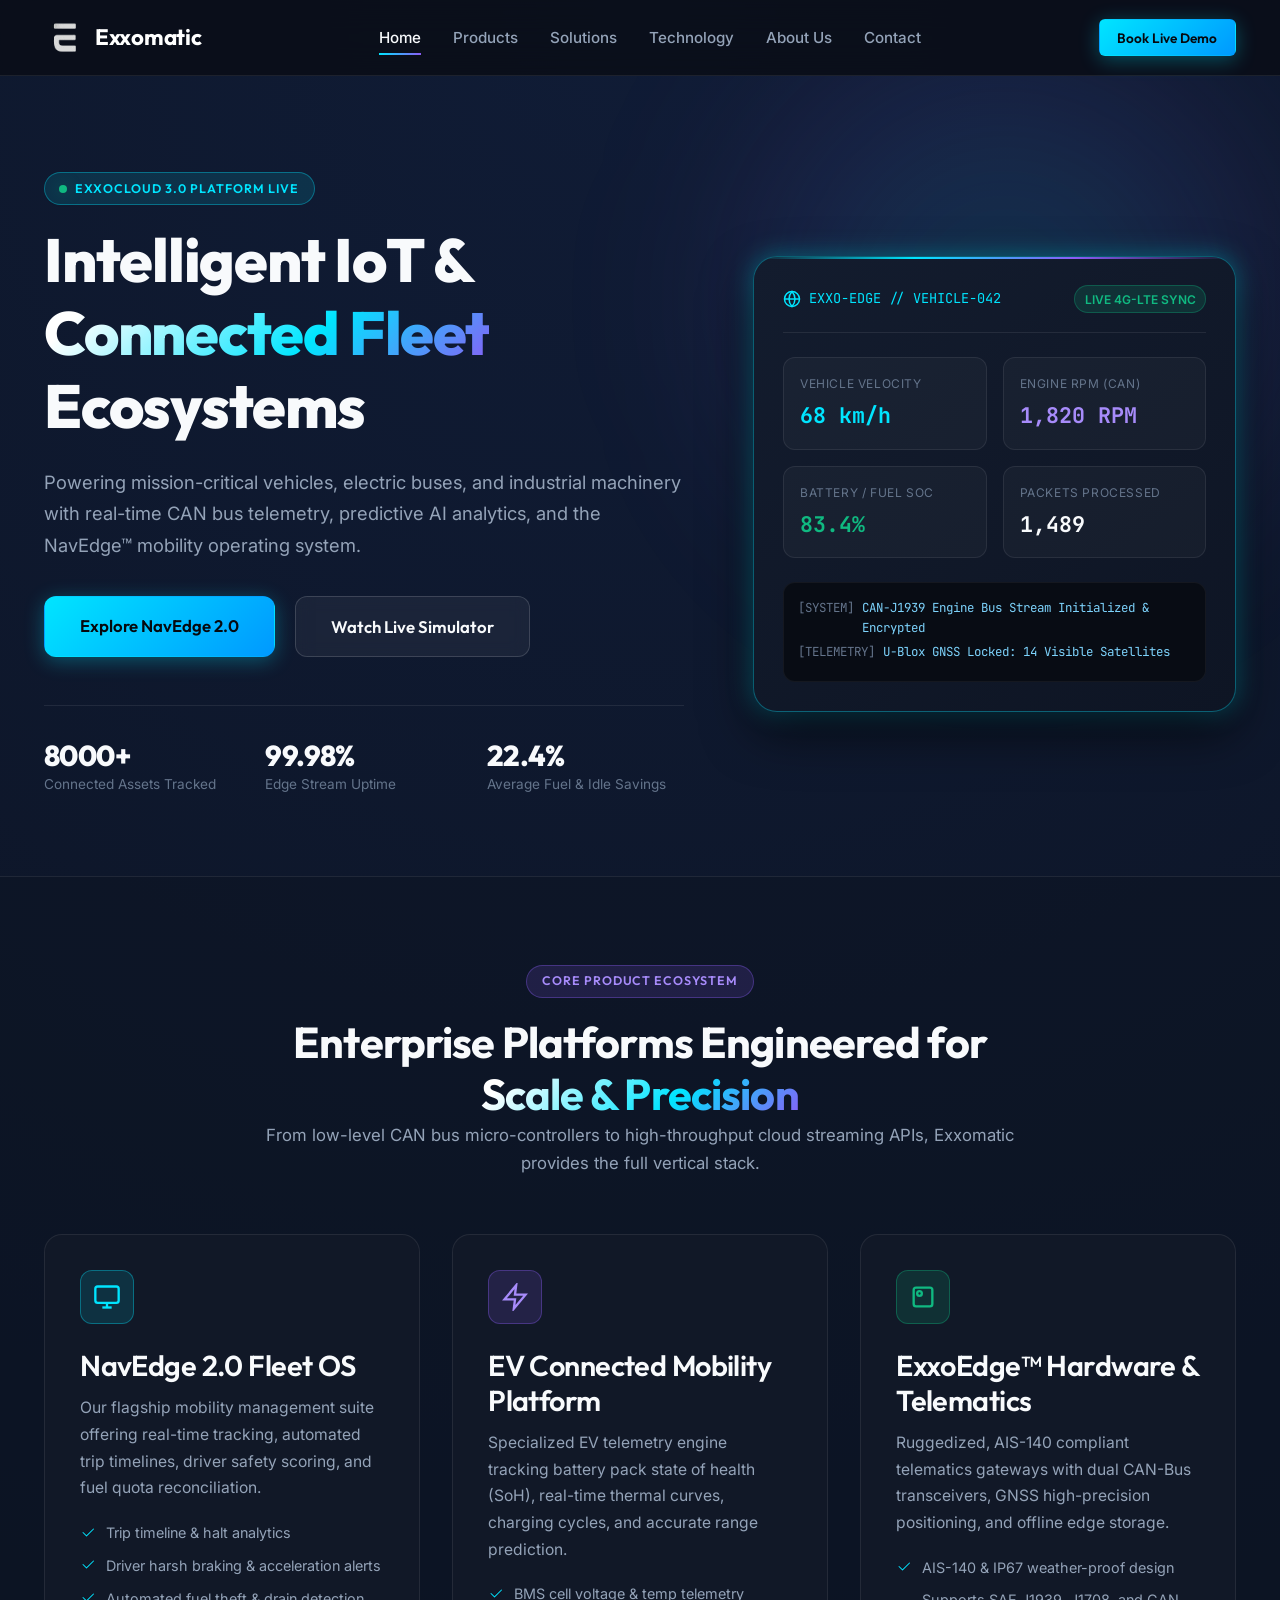
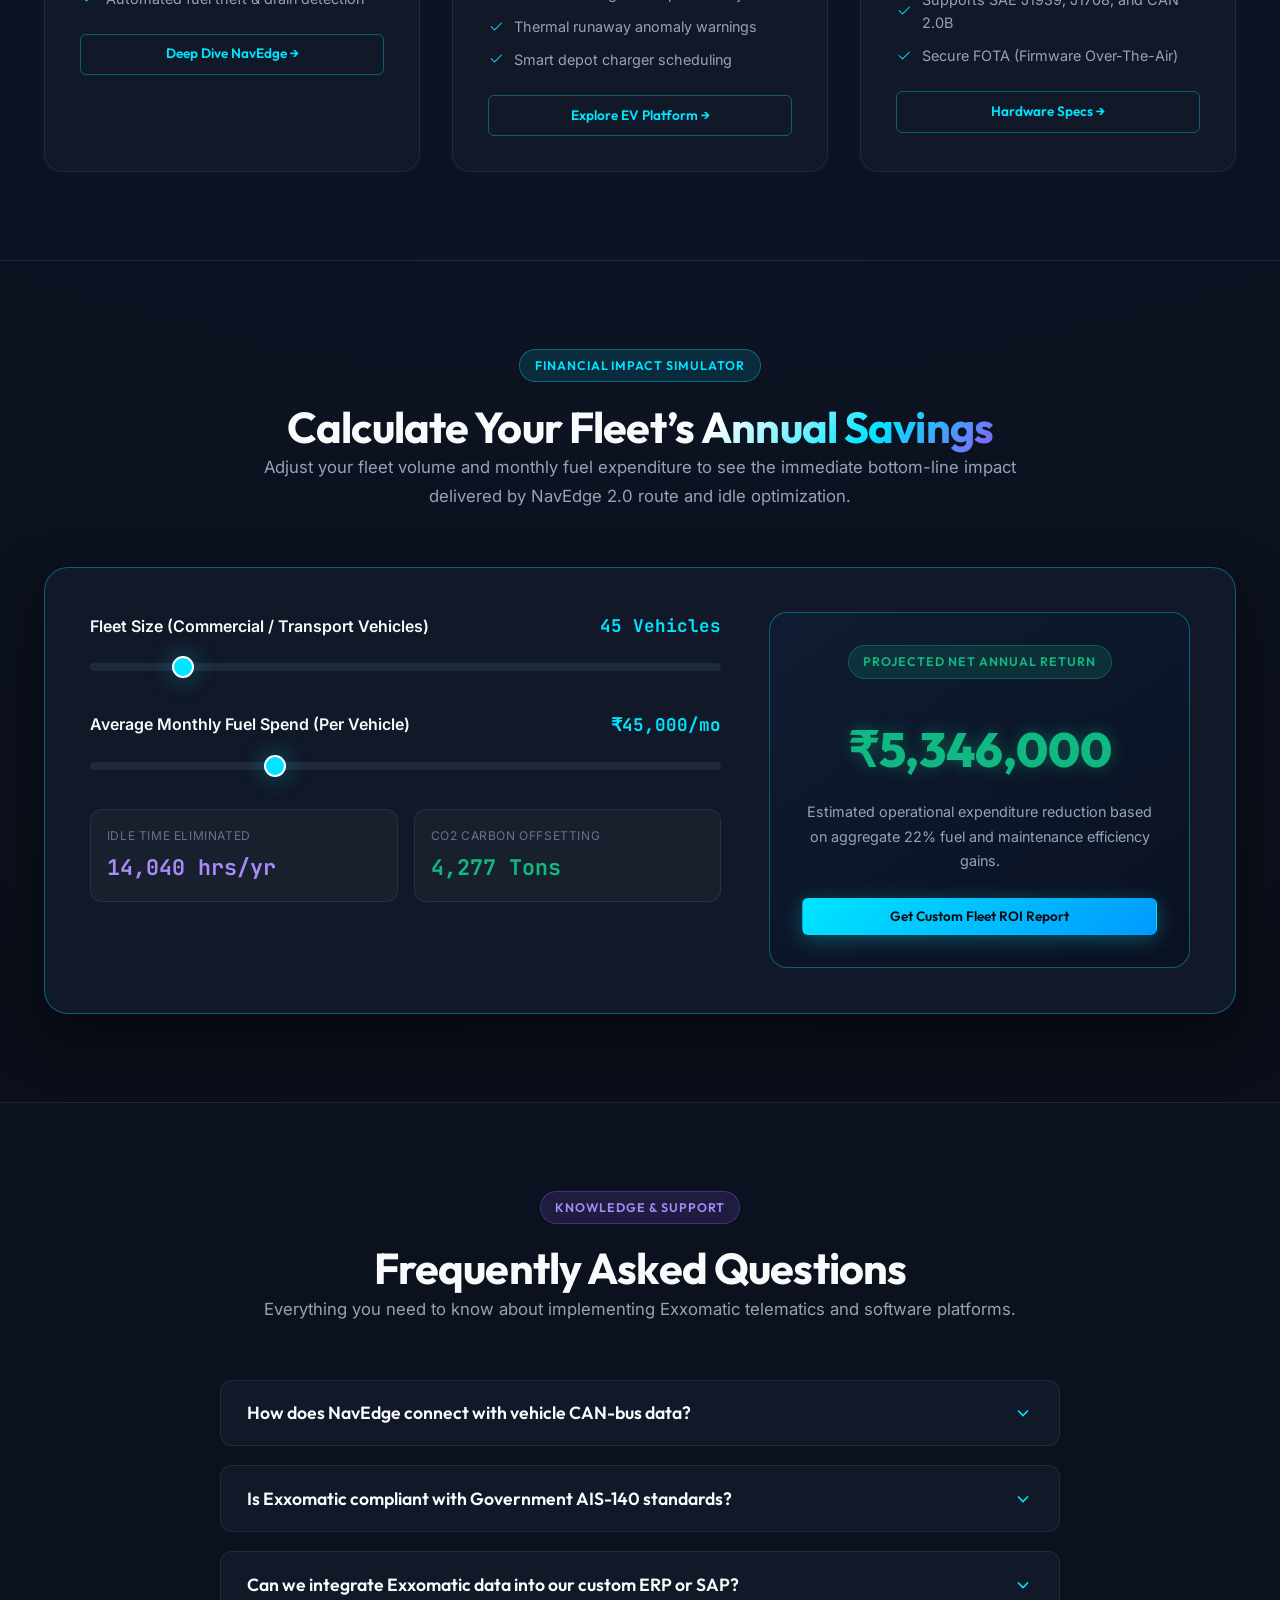
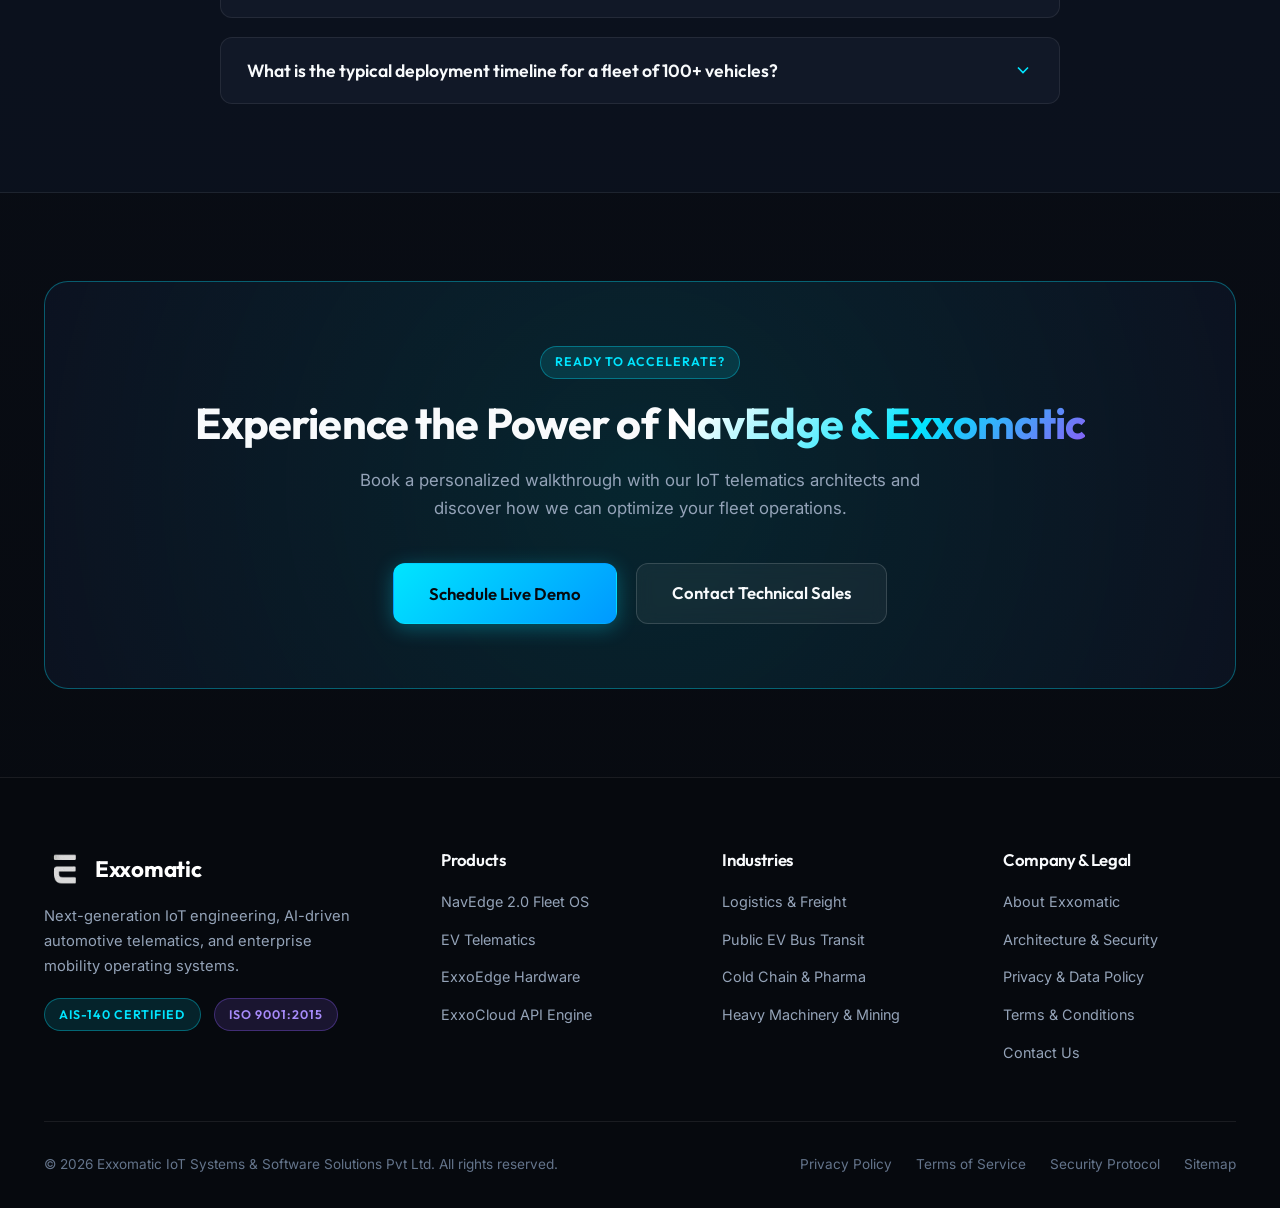
<file: index.html>
<!DOCTYPE html>
<html lang="en">
<head>
  <meta charset="UTF-8">
  <meta name="viewport" content="width=device-width, initial-scale=1.0">
  <title>Exxomatic | Next-Gen IoT &amp; Connected Mobility Platforms</title>
  <meta name="description" content="Exxomatic delivers enterprise-grade IoT edge systems, AI-driven fleet telematics, NavEdge 2.0 operating system, and connected mobility software.">
  <meta name="keywords" content="Exxomatic, NavEdge, fleet management, IoT telematics, EV tracking, CAN bus diagnostics, mobility analytics">
  <meta name="author" content="Exxomatic IoT Systems &amp; Software Solutions Pvt Ltd">
  <link rel="canonical" href="https://exxomatic.in/">
  <link rel="sitemap" type="application/xml" title="Sitemap" href="sitemap.xml">
  <link rel="alternate" type="text/markdown" title="AI Agent Context" href="llms.txt">
  
  <!-- Open Graph / Social Sharing -->
  <meta property="og:type" content="website">
  <meta property="og:title" content="Exxomatic | Next-Gen IoT &amp; Connected Mobility Platforms">
  <meta property="og:description" content="Empowering modern fleets with edge intelligence, real-time CAN bus telemetry, and AI mobility management.">
  <meta property="og:image" content="images/logo.svg">

  <link rel="icon" type="image/png" href="images/mainlogo.png">
  <link rel="apple-touch-icon" href="images/mainlogo.png">
  <link rel="stylesheet" href="css/style.css">

  <!-- Schema.org Structured Data -->
  <script type="application/ld+json">
  {
    "@context": "https://schema.org",
    "@type": "Organization",
    "name": "Exxomatic",
    "legalName": "Exxomatic IoT Systems & Software Solutions Pvt Ltd",
    "url": "https://exxomatic.in",
    "logo": "images/logo.svg",
    "description": "Enterprise IoT edge hardware and AI-driven telematics software for smart fleets and industrial assets.",
    "address": {
      "@type": "PostalAddress",
      "streetAddress": "SR NO-89/1, F NO A/1004, SILVER PALM GROVE, AUNDH RAVET BRTS ROAD, RAVET",
      "addressLocality": "Pune",
      "postalCode": "412101",
      "addressRegion": "Maharashtra",
      "addressCountry": "IN"
    },
    "contactPoint": {
      "@type": "ContactPoint",
      "email": "contact@exxomatic.com",
      "contactType": "Customer Support",
      "areaServed": "IN",
      "availableLanguage": ["English", "Hindi"]
    }
  }
  </script>
</head>
<body>

  <div id="site-header"></div>

  <main>
    <!-- HERO SECTION -->
    <section class="hero-section">
      <div class="hero-glow-bg"></div>
      <div class="container hero-grid">
        <div class="hero-content">
          <div class="badge badge-cyan">
            <span class="pulse-dot"></span> ExxoCloud 3.0 Platform Live
          </div>
          <h1 class="hero-title">
            Intelligent IoT &amp; <span class="text-gradient">Connected Fleet</span> Ecosystems
          </h1>
          <p class="hero-description">
            Powering mission-critical vehicles, electric buses, and industrial machinery with real-time CAN bus telemetry, predictive AI analytics, and the NavEdge&trade; mobility operating system.
          </p>
          <div class="hero-cta-group">
            <a href="/products" class="btn btn-primary btn-lg">Explore NavEdge 2.0</a>
            <button class="btn btn-secondary btn-lg" data-open-modal="demoModal">Watch Live Simulator</button>
          </div>

          <div class="hero-stats-row">
            <div class="hero-stat-item">
              <h4>8000+</h4>
              <p>Connected Assets Tracked</p>
            </div>
            <div class="hero-stat-item">
              <h4>99.98%</h4>
              <p>Edge Stream Uptime</p>
            </div>
            <div class="hero-stat-item">
              <h4>22.4%</h4>
              <p>Average Fuel &amp; Idle Savings</p>
            </div>
          </div>
        </div>

        <!-- Telemetry Simulator Graphic Card -->
        <div class="telemetry-card">
          <div class="telemetry-header">
            <div class="telemetry-tag">
              <svg width="18" height="18" viewBox="0 0 24 24" fill="none" stroke="currentColor" stroke-width="2">
                <circle cx="12" cy="12" r="10"></circle>
                <line x1="2" y1="12" x2="22" y2="12"></line>
                <path d="M12 2a15.3 15.3 0 0 1 4 10 15.3 15.3 0 0 1-4 10 15.3 15.3 0 0 1-4-10 15.3 15.3 0 0 1 4-10z"></path>
              </svg>
              <span>EXXO-EDGE // VEHICLE-042</span>
            </div>
            <span class="telemetry-badge-online">LIVE 4G-LTE SYNC</span>
          </div>

          <div class="telemetry-metrics-grid">
            <div class="metric-box">
              <div class="metric-label">Vehicle Velocity</div>
              <div class="metric-val cyan" id="simSpeed">68 km/h</div>
            </div>
            <div class="metric-box">
              <div class="metric-label">Engine RPM (CAN)</div>
              <div class="metric-val purple" id="simRpm">1,820 RPM</div>
            </div>
            <div class="metric-box">
              <div class="metric-label">Battery / Fuel SoC</div>
              <div class="metric-val green" id="simFuel">83.4%</div>
            </div>
            <div class="metric-box">
              <div class="metric-label">Packets Processed</div>
              <div class="metric-val" id="simPackets">1,489</div>
            </div>
          </div>

          <div class="live-feed-log" id="simLiveFeed" aria-live="polite">
            <div class="live-feed-line">
              <span class="live-feed-time">[SYSTEM]</span> <span>CAN-J1939 Engine Bus Stream Initialized &amp; Encrypted</span>
            </div>
            <div class="live-feed-line">
              <span class="live-feed-time">[TELEMETRY]</span> <span>U-Blox GNSS Locked: 14 Visible Satellites</span>
            </div>
          </div>
        </div>
      </div>
    </section>

    <!-- FLAGSHIP PLATFORMS SECTION -->
    <section class="section section-alt">
      <div class="container">
        <div class="section-header">
          <div class="badge badge-purple">Core Product Ecosystem</div>
          <h2>Enterprise Platforms Engineered for <span class="text-gradient">Scale &amp; Precision</span></h2>
          <p>From low-level CAN bus micro-controllers to high-throughput cloud streaming APIs, Exxomatic provides the full vertical stack.</p>
        </div>

        <div class="card-grid-3">
          <!-- Card 1: NavEdge 2.0 -->
          <div class="card">
            <div class="card-icon">
              <svg width="28" height="28" fill="none" stroke="currentColor" stroke-width="2" viewBox="0 0 24 24">
                <rect x="2" y="3" width="20" height="14" rx="2" ry="2"></rect>
                <line x1="8" y1="21" x2="16" y2="21"></line>
                <line x1="12" y1="17" x2="12" y2="21"></line>
              </svg>
            </div>
            <h3>NavEdge 2.0 Fleet OS</h3>
            <p>Our flagship mobility management suite offering real-time tracking, automated trip timelines, driver safety scoring, and fuel quota reconciliation.</p>
            <ul class="card-feature-list">
              <li>
                <svg width="16" height="16" fill="currentColor" viewBox="0 0 16 16"><path d="M13.854 3.646a.5.5 0 0 1 0 .708l-7 7a.5.5 0 0 1-.708 0l-3.5-3.5a.5.5 0 1 1 .708-.708L6.5 10.293l6.646-6.647a.5.5 0 0 1 .708 0z"/></svg>
                Trip timeline &amp; halt analytics
              </li>
              <li>
                <svg width="16" height="16" fill="currentColor" viewBox="0 0 16 16"><path d="M13.854 3.646a.5.5 0 0 1 0 .708l-7 7a.5.5 0 0 1-.708 0l-3.5-3.5a.5.5 0 1 1 .708-.708L6.5 10.293l6.646-6.647a.5.5 0 0 1 .708 0z"/></svg>
                Driver harsh braking &amp; acceleration alerts
              </li>
              <li>
                <svg width="16" height="16" fill="currentColor" viewBox="0 0 16 16"><path d="M13.854 3.646a.5.5 0 0 1 0 .708l-7 7a.5.5 0 0 1-.708 0l-3.5-3.5a.5.5 0 1 1 .708-.708L6.5 10.293l6.646-6.647a.5.5 0 0 1 .708 0z"/></svg>
                Automated fuel theft &amp; drain detection
              </li>
            </ul>
            <a href="/products#navedge" class="btn btn-outline btn-sm" style="margin-top: 1.5rem; width: 100%;">Deep Dive NavEdge &rarr;</a>
          </div>

          <!-- Card 2: EV Telematics -->
          <div class="card">
            <div class="card-icon purple">
              <svg width="28" height="28" fill="none" stroke="currentColor" stroke-width="2" viewBox="0 0 24 24">
                <polygon points="13 2 3 14 12 14 11 22 21 10 12 10 13 2"></polygon>
              </svg>
            </div>
            <h3>EV Connected Mobility Platform</h3>
            <p>Specialized EV telemetry engine tracking battery pack state of health (SoH), real-time thermal curves, charging cycles, and accurate range prediction.</p>
            <ul class="card-feature-list">
              <li>
                <svg width="16" height="16" fill="currentColor" viewBox="0 0 16 16"><path d="M13.854 3.646a.5.5 0 0 1 0 .708l-7 7a.5.5 0 0 1-.708 0l-3.5-3.5a.5.5 0 1 1 .708-.708L6.5 10.293l6.646-6.647a.5.5 0 0 1 .708 0z"/></svg>
                BMS cell voltage &amp; temp telemetry
              </li>
              <li>
                <svg width="16" height="16" fill="currentColor" viewBox="0 0 16 16"><path d="M13.854 3.646a.5.5 0 0 1 0 .708l-7 7a.5.5 0 0 1-.708 0l-3.5-3.5a.5.5 0 1 1 .708-.708L6.5 10.293l6.646-6.647a.5.5 0 0 1 .708 0z"/></svg>
                Thermal runaway anomaly warnings
              </li>
              <li>
                <svg width="16" height="16" fill="currentColor" viewBox="0 0 16 16"><path d="M13.854 3.646a.5.5 0 0 1 0 .708l-7 7a.5.5 0 0 1-.708 0l-3.5-3.5a.5.5 0 1 1 .708-.708L6.5 10.293l6.646-6.647a.5.5 0 0 1 .708 0z"/></svg>
                Smart depot charger scheduling
              </li>
            </ul>
            <a href="/products#ev" class="btn btn-outline btn-sm" style="margin-top: 1.5rem; width: 100%;">Explore EV Platform &rarr;</a>
          </div>

          <!-- Card 3: ExxoEdge IoT Hardware -->
          <div class="card">
            <div class="card-icon green">
              <svg width="28" height="28" fill="none" stroke="currentColor" stroke-width="2" viewBox="0 0 24 24">
                <rect x="4" y="4" width="16" height="16" rx="2"></rect>
                <circle cx="9" cy="9" r="2"></circle>
                <path d="M15 9h.01"></path>
                <path d="M9 15h.01"></path>
                <path d="M15 15h.01"></path>
              </svg>
            </div>
            <h3>ExxoEdge&trade; Hardware &amp; Telematics</h3>
            <p>Ruggedized, AIS-140 compliant telematics gateways with dual CAN-Bus transceivers, GNSS high-precision positioning, and offline edge storage.</p>
            <ul class="card-feature-list">
              <li>
                <svg width="16" height="16" fill="currentColor" viewBox="0 0 16 16"><path d="M13.854 3.646a.5.5 0 0 1 0 .708l-7 7a.5.5 0 0 1-.708 0l-3.5-3.5a.5.5 0 1 1 .708-.708L6.5 10.293l6.646-6.647a.5.5 0 0 1 .708 0z"/></svg>
                AIS-140 &amp; IP67 weather-proof design
              </li>
              <li>
                <svg width="16" height="16" fill="currentColor" viewBox="0 0 16 16"><path d="M13.854 3.646a.5.5 0 0 1 0 .708l-7 7a.5.5 0 0 1-.708 0l-3.5-3.5a.5.5 0 1 1 .708-.708L6.5 10.293l6.646-6.647a.5.5 0 0 1 .708 0z"/></svg>
                Supports SAE J1939, J1708, and CAN 2.0B
              </li>
              <li>
                <svg width="16" height="16" fill="currentColor" viewBox="0 0 16 16"><path d="M13.854 3.646a.5.5 0 0 1 0 .708l-7 7a.5.5 0 0 1-.708 0l-3.5-3.5a.5.5 0 1 1 .708-.708L6.5 10.293l6.646-6.647a.5.5 0 0 1 .708 0z"/></svg>
                Secure FOTA (Firmware Over-The-Air)
              </li>
            </ul>
            <a href="/products#hardware" class="btn btn-outline btn-sm" style="margin-top: 1.5rem; width: 100%;">Hardware Specs &rarr;</a>
          </div>
        </div>
      </div>
    </section>

    <!-- INTERACTIVE ROI CALCULATOR SECTION -->
    <section class="section">
      <div class="container">
        <div class="section-header">
          <div class="badge badge-cyan">Financial Impact Simulator</div>
          <h2>Calculate Your Fleet’s <span class="text-gradient">Annual Savings</span></h2>
          <p>Adjust your fleet volume and monthly fuel expenditure to see the immediate bottom-line impact delivered by NavEdge 2.0 route and idle optimization.</p>
        </div>

        <div class="calculator-box">
          <div class="calc-inputs">
            <div class="calc-control-group">
              <div class="calc-label-row">
                <label for="calcFleetSize">Fleet Size (Commercial / Transport Vehicles)</label>
                <span class="calc-current-val" id="calcFleetVal">45 Vehicles</span>
              </div>
              <input type="range" class="range-slider" id="calcFleetSize" min="5" max="300" step="5" value="45">
            </div>

            <div class="calc-control-group">
              <div class="calc-label-row">
                <label for="calcFuelCost">Average Monthly Fuel Spend (Per Vehicle)</label>
                <span class="calc-current-val" id="calcFuelVal">₹45,000/mo</span>
              </div>
              <input type="range" class="range-slider" id="calcFuelCost" min="15000" max="120000" step="5000" value="45000">
            </div>

            <div style="display: grid; grid-template-columns: 1fr 1fr; gap: 1rem; margin-top: 2rem;">
              <div class="metric-box">
                <div class="metric-label">Idle Time Eliminated</div>
                <div class="metric-val purple" id="calcIdleHours">14,040 hrs/yr</div>
              </div>
              <div class="metric-box">
                <div class="metric-label">CO2 Carbon Offsetting</div>
                <div class="metric-val green" id="calcCo2Saved">428 Tons</div>
              </div>
            </div>
          </div>

          <div class="calc-result-card">
            <div class="badge badge-green">Projected Net Annual Return</div>
            <div class="calc-result-number" id="calcTotalSavings">₹53,46,000</div>
            <p style="font-size: 0.9rem; margin-bottom: 1.5rem;">Estimated operational expenditure reduction based on aggregate 22% fuel and maintenance efficiency gains.</p>
            <button class="btn btn-primary btn-sm" style="width: 100%;" data-open-modal="demoModal">Get Custom Fleet ROI Report</button>
          </div>
        </div>
      </div>
    </section>

    <!-- ACCORDION FAQ SECTION -->
    <section class="section section-alt">
      <div class="container">
        <div class="section-header">
          <div class="badge badge-purple">Knowledge &amp; Support</div>
          <h2>Frequently Asked Questions</h2>
          <p>Everything you need to know about implementing Exxomatic telematics and software platforms.</p>
        </div>

        <div class="accordion-wrapper">
          <div class="accordion-item">
            <button class="accordion-btn" aria-expanded="false">
              <span>How does NavEdge connect with vehicle CAN-bus data?</span>
              <svg class="accordion-icon" width="20" height="20" viewBox="0 0 24 24" fill="none" stroke="currentColor" stroke-width="2">
                <polyline points="6 9 12 15 18 9"></polyline>
              </svg>
            </button>
            <div class="accordion-content">
              <p>Our ExxoEdge telematics hardware bridges directly into the vehicle's standard diagnostic port (J1939 CAN bus or direct wiring harness). It passively reads parameters such as engine RPM, fuel flow, odometer, coolant temperature, and fault codes (DTCs) without interfering with vehicle ECU operations.</p>
            </div>
          </div>

          <div class="accordion-item">
            <button class="accordion-btn" aria-expanded="false">
              <span>Is Exxomatic compliant with Government AIS-140 standards?</span>
              <svg class="accordion-icon" width="20" height="20" viewBox="0 0 24 24" fill="none" stroke="currentColor" stroke-width="2">
                <polyline points="6 9 12 15 18 9"></polyline>
              </svg>
            </button>
            <div class="accordion-content">
              <p>Yes. Our devices and cloud infrastructure meet all statutory requirements for AIS-140 certification, including emergency panic button integration, dual SIM support, GNSS satellite tracking, and real-time state backend data forwarding.</p>
            </div>
          </div>

          <div class="accordion-item">
            <button class="accordion-btn" aria-expanded="false">
              <span>Can we integrate Exxomatic data into our custom ERP or SAP?</span>
              <svg class="accordion-icon" width="20" height="20" viewBox="0 0 24 24" fill="none" stroke="currentColor" stroke-width="2">
                <polyline points="6 9 12 15 18 9"></polyline>
              </svg>
            </button>
            <div class="accordion-content">
              <p>Absolutely. Exxomatic provides robust REST APIs, Webhook events, and MQTT/WebSocket streams. Our enterprise clients connect real-time trip logs, fuel reconciliation, and driver rosters directly into SAP, Microsoft Dynamics, or bespoke internal backends.</p>
            </div>
          </div>

          <div class="accordion-item">
            <button class="accordion-btn" aria-expanded="false">
              <span>What is the typical deployment timeline for a fleet of 100+ vehicles?</span>
              <svg class="accordion-icon" width="20" height="20" viewBox="0 0 24 24" fill="none" stroke="currentColor" stroke-width="2">
                <polyline points="6 9 12 15 18 9"></polyline>
              </svg>
            </button>
            <div class="accordion-content">
              <p>A typical 100-vehicle fleet deployment is completed in 3 to 5 business days. Our field engineering team handles plug-and-play quick-connect or concealed wire harness installation, device pairing, and comprehensive driver/fleet manager portal onboarding.</p>
            </div>
          </div>
        </div>
      </div>
    </section>

    <!-- CTA BANNER -->
    <section class="section" style="text-align: center;">
      <div class="container">
        <div style="background: radial-gradient(circle, rgba(0, 229, 255, 0.12) 0%, rgba(13, 20, 36, 0.8) 100%); border: 1px solid var(--border-glow); border-radius: var(--radius-xl); padding: 4rem 2rem;">
          <div class="badge badge-cyan">Ready to Accelerate?</div>
          <h2 style="margin-bottom: 1rem;">Experience the Power of <span class="text-gradient">NavEdge &amp; Exxomatic</span></h2>
          <p style="max-width: 620px; margin: 0 auto 2.5rem auto;">Book a personalized walkthrough with our IoT telematics architects and discover how we can optimize your fleet operations.</p>
          <div style="display: flex; justify-content: center; gap: 1.2rem; flex-wrap: wrap;">
            <button class="btn btn-primary btn-lg" data-open-modal="demoModal">Schedule Live Demo</button>
            <a href="/contact" class="btn btn-secondary btn-lg">Contact Technical Sales</a>
          </div>
        </div>
      </div>
    </section>
  </main>

  <div id="site-footer"></div>

  <script src="js/layout.js"></script>
  <script src="js/main.js"></script>
</body>
</html>
</file>
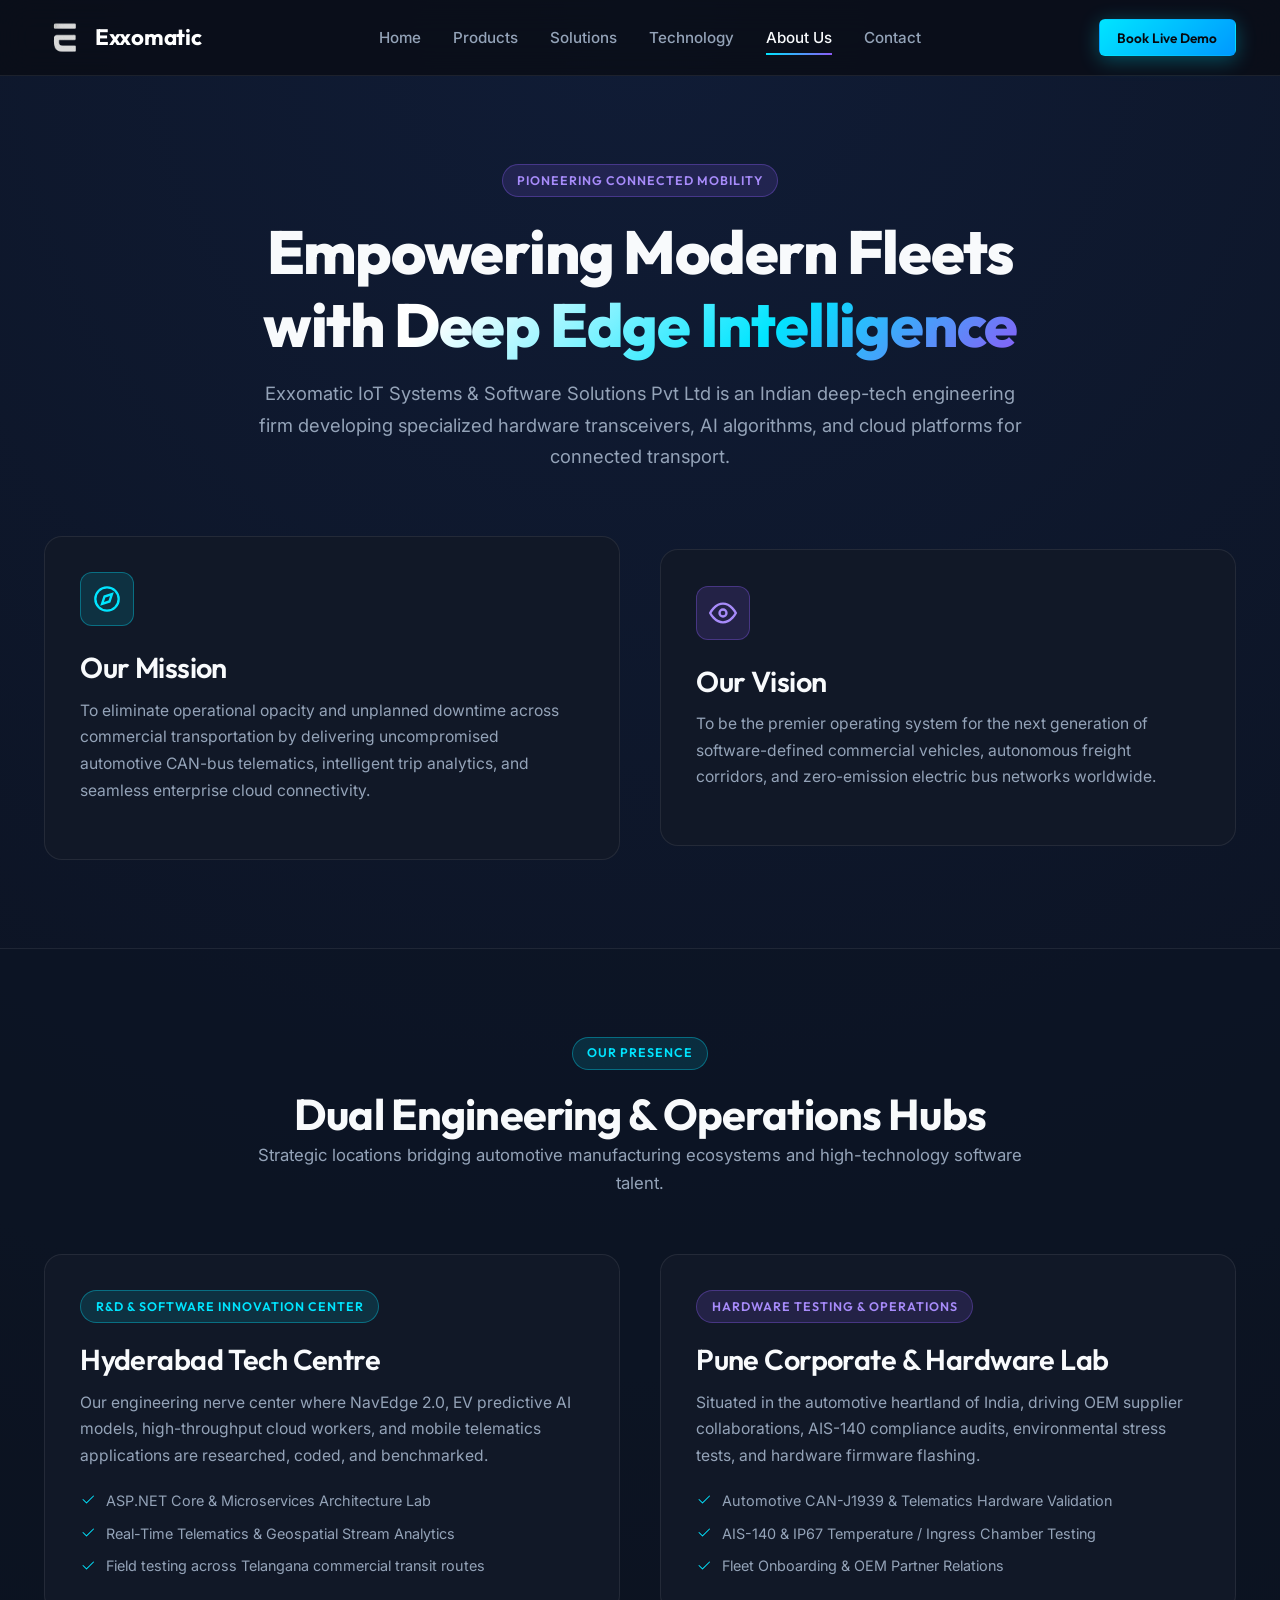
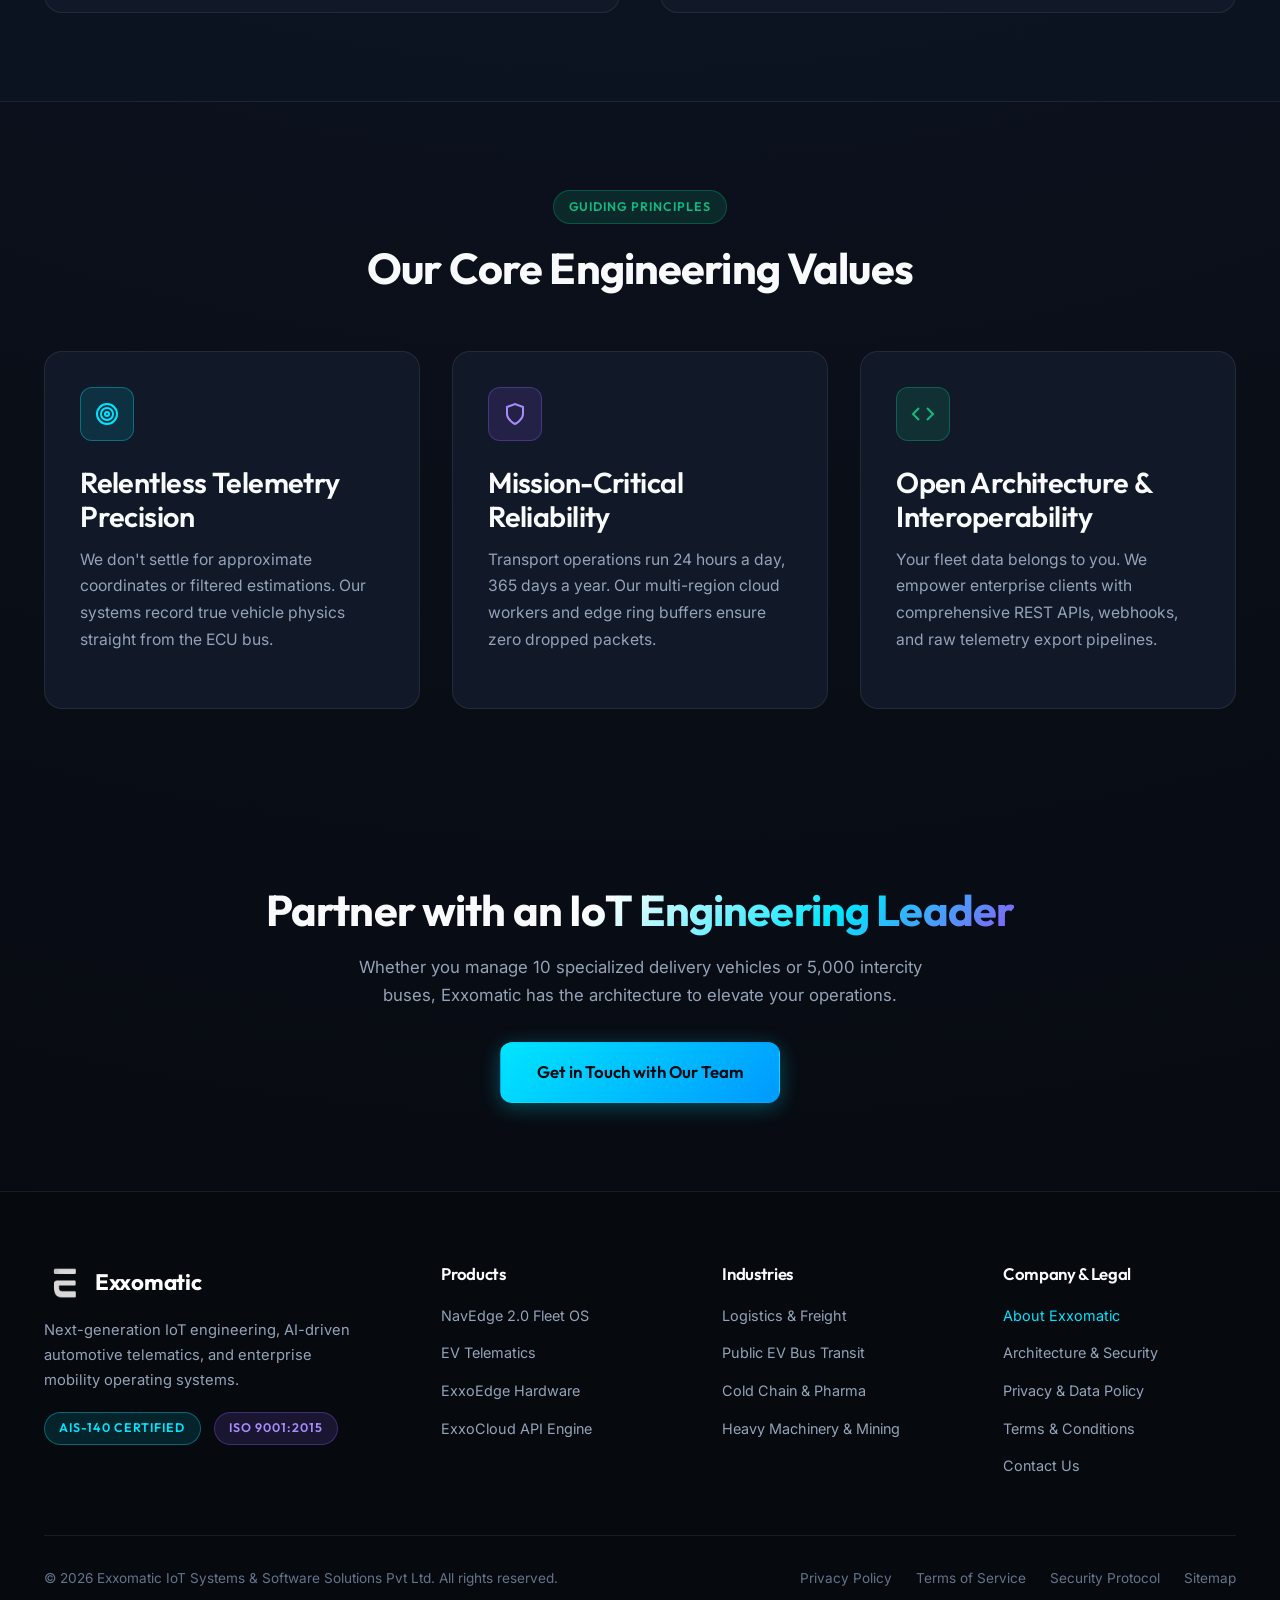
<file: about.html>
<!DOCTYPE html>
<html lang="en">
<head>
  <meta charset="UTF-8">
  <meta name="viewport" content="width=device-width, initial-scale=1.0">
  <title>About Exxomatic | Corporate Profile &amp; IoT Innovation Hubs</title>
  <meta name="description" content="Discover Exxomatic: Our story, engineering hubs in Hyderabad &amp; Pune, corporate mission, AIS-140 compliance, and team driving intelligent fleet mobility.">
  <meta name="keywords" content="About Exxomatic, Exxomatic IoT Systems, Hyderabad IoT company, Pune fleet telematics, AIS-140 manufacturer">
  <meta name="author" content="Exxomatic IoT Systems &amp; Software Solutions Pvt Ltd">
  <link rel="canonical" href="https://exxomatic.in/about">
  
  <meta property="og:type" content="website">
  <meta property="og:title" content="About Exxomatic | Corporate Profile &amp; Mission">
  <meta property="og:description" content="Building next-generation automotive telematics and IoT edge systems across Hyderabad and Pune.">
  <meta property="og:image" content="images/logo.svg">

  <link rel="icon" type="image/png" href="images/mainlogo.png">
  <link rel="apple-touch-icon" href="images/mainlogo.png">
  <link rel="stylesheet" href="css/style.css">

  <script type="application/ld+json">
  {
    "@context": "https://schema.org",
    "@type": "AboutPage",
    "mainEntity": {
      "@type": "Organization",
      "name": "Exxomatic IoT Systems & Software Solutions Pvt Ltd",
      "alternateName": "Exxomatic",
      "foundingLocation": "India",
      "knowsAbout": ["IoT", "Connected Mobility", "CAN-J1939", "Fleet Management", "EV Telematics"]
    }
  }
  </script>
</head>
<body>

  <div id="site-header"></div>

  <main>
    <!-- HERO SECTION -->
    <section class="section" style="padding-bottom: 2rem;">
      <div class="container text-center" style="max-width: 820px; margin: 0 auto; text-align: center;">
        <div class="badge badge-purple">Pioneering Connected Mobility</div>
        <h1>Empowering Modern Fleets with <span class="text-gradient">Deep Edge Intelligence</span></h1>
        <p style="font-size: 1.15rem; margin-top: 1rem;">
          Exxomatic IoT Systems &amp; Software Solutions Pvt Ltd is an Indian deep-tech engineering firm developing specialized hardware transceivers, AI algorithms, and cloud platforms for connected transport.
        </p>
      </div>
    </section>

    <!-- MISSION & VISION -->
    <section class="section" style="padding-top: 2rem;">
      <div class="container">
        <div class="card-grid-2">
          <div class="card">
            <div class="card-icon">
              <svg width="28" height="28" fill="none" stroke="currentColor" stroke-width="2" viewBox="0 0 24 24">
                <circle cx="12" cy="12" r="10"></circle>
                <polygon points="16.24 7.76 14.12 14.12 7.76 16.24 9.88 9.88 16.24 7.76"></polygon>
              </svg>
            </div>
            <h3>Our Mission</h3>
            <p>To eliminate operational opacity and unplanned downtime across commercial transportation by delivering uncompromised automotive CAN-bus telematics, intelligent trip analytics, and seamless enterprise cloud connectivity.</p>
          </div>

          <div class="card">
            <div class="card-icon purple">
              <svg width="28" height="28" fill="none" stroke="currentColor" stroke-width="2" viewBox="0 0 24 24">
                <path d="M1 12s4-8 11-8 11 8 11 8-4 8-11 8-11-8-11-8z"></path>
                <circle cx="12" cy="12" r="3"></circle>
              </svg>
            </div>
            <h3>Our Vision</h3>
            <p>To be the premier operating system for the next generation of software-defined commercial vehicles, autonomous freight corridors, and zero-emission electric bus networks worldwide.</p>
          </div>
        </div>
      </div>
    </section>

    <!-- DUAL INNOVATION HUBS -->
    <section class="section section-alt">
      <div class="container">
        <div class="section-header">
          <div class="badge badge-cyan">Our Presence</div>
          <h2>Dual Engineering &amp; Operations Hubs</h2>
          <p>Strategic locations bridging automotive manufacturing ecosystems and high-technology software talent.</p>
        </div>

        <div class="card-grid-2">
          <!-- Hub 1: Hyderabad -->
          <div class="card">
            <div class="badge badge-cyan">R&amp;D &amp; Software Innovation Center</div>
            <h3>Hyderabad Tech Centre</h3>
            <p style="margin-bottom: 1.2rem;">Our engineering nerve center where NavEdge 2.0, EV predictive AI models, high-throughput cloud workers, and mobile telematics applications are researched, coded, and benchmarked.</p>
            <ul class="card-feature-list">
              <li>
                <svg width="16" height="16" fill="currentColor" viewBox="0 0 16 16"><path d="M13.854 3.646a.5.5 0 0 1 0 .708l-7 7a.5.5 0 0 1-.708 0l-3.5-3.5a.5.5 0 1 1 .708-.708L6.5 10.293l6.646-6.647a.5.5 0 0 1 .708 0z"/></svg>
                ASP.NET Core &amp; Microservices Architecture Lab
              </li>
              <li>
                <svg width="16" height="16" fill="currentColor" viewBox="0 0 16 16"><path d="M13.854 3.646a.5.5 0 0 1 0 .708l-7 7a.5.5 0 0 1-.708 0l-3.5-3.5a.5.5 0 1 1 .708-.708L6.5 10.293l6.646-6.647a.5.5 0 0 1 .708 0z"/></svg>
                Real-Time Telematics &amp; Geospatial Stream Analytics
              </li>
              <li>
                <svg width="16" height="16" fill="currentColor" viewBox="0 0 16 16"><path d="M13.854 3.646a.5.5 0 0 1 0 .708l-7 7a.5.5 0 0 1-.708 0l-3.5-3.5a.5.5 0 1 1 .708-.708L6.5 10.293l6.646-6.647a.5.5 0 0 1 .708 0z"/></svg>
                Field testing across Telangana commercial transit routes
              </li>
            </ul>
          </div>

          <!-- Hub 2: Pune -->
          <div class="card">
            <div class="badge badge-purple">Hardware Testing &amp; Operations</div>
            <h3>Pune Corporate &amp; Hardware Lab</h3>
            <p style="margin-bottom: 1.2rem;">Situated in the automotive heartland of India, driving OEM supplier collaborations, AIS-140 compliance audits, environmental stress tests, and hardware firmware flashing.</p>
            <ul class="card-feature-list">
              <li>
                <svg width="16" height="16" fill="currentColor" viewBox="0 0 16 16"><path d="M13.854 3.646a.5.5 0 0 1 0 .708l-7 7a.5.5 0 0 1-.708 0l-3.5-3.5a.5.5 0 1 1 .708-.708L6.5 10.293l6.646-6.647a.5.5 0 0 1 .708 0z"/></svg>
                Automotive CAN-J1939 &amp; Telematics Hardware Validation
              </li>
              <li>
                <svg width="16" height="16" fill="currentColor" viewBox="0 0 16 16"><path d="M13.854 3.646a.5.5 0 0 1 0 .708l-7 7a.5.5 0 0 1-.708 0l-3.5-3.5a.5.5 0 1 1 .708-.708L6.5 10.293l6.646-6.647a.5.5 0 0 1 .708 0z"/></svg>
                AIS-140 &amp; IP67 Temperature / Ingress Chamber Testing
              </li>
              <li>
                <svg width="16" height="16" fill="currentColor" viewBox="0 0 16 16"><path d="M13.854 3.646a.5.5 0 0 1 0 .708l-7 7a.5.5 0 0 1-.708 0l-3.5-3.5a.5.5 0 1 1 .708-.708L6.5 10.293l6.646-6.647a.5.5 0 0 1 .708 0z"/></svg>
                Fleet Onboarding &amp; OEM Partner Relations
              </li>
            </ul>
          </div>
        </div>
      </div>
    </section>

    <!-- CORE VALUES -->
    <section class="section">
      <div class="container">
        <div class="section-header">
          <div class="badge badge-green">Guiding Principles</div>
          <h2>Our Core Engineering Values</h2>
        </div>

        <div class="card-grid-3">
          <div class="card">
            <div class="card-icon">
              <svg width="24" height="24" fill="none" stroke="currentColor" stroke-width="2" viewBox="0 0 24 24">
                <circle cx="12" cy="12" r="10"></circle>
                <circle cx="12" cy="12" r="6"></circle>
                <circle cx="12" cy="12" r="2"></circle>
              </svg>
            </div>
            <h3>Relentless Telemetry Precision</h3>
            <p>We don't settle for approximate coordinates or filtered estimations. Our systems record true vehicle physics straight from the ECU bus.</p>
          </div>

          <div class="card">
            <div class="card-icon purple">
              <svg width="24" height="24" fill="none" stroke="currentColor" stroke-width="2" viewBox="0 0 24 24">
                <path d="M12 22s8-4 8-10V5l-8-3-8 3v7c0 6 8 10 8 10z"></path>
              </svg>
            </div>
            <h3>Mission-Critical Reliability</h3>
            <p>Transport operations run 24 hours a day, 365 days a year. Our multi-region cloud workers and edge ring buffers ensure zero dropped packets.</p>
          </div>

          <div class="card">
            <div class="card-icon green">
              <svg width="24" height="24" fill="none" stroke="currentColor" stroke-width="2" viewBox="0 0 24 24">
                <polyline points="16 18 22 12 16 6"></polyline>
                <polyline points="8 6 2 12 8 18"></polyline>
              </svg>
            </div>
            <h3>Open Architecture &amp; Interoperability</h3>
            <p>Your fleet data belongs to you. We empower enterprise clients with comprehensive REST APIs, webhooks, and raw telemetry export pipelines.</p>
          </div>
        </div>
      </div>
    </section>

    <!-- CTA BANNER -->
    <section class="section" style="text-align: center;">
      <div class="container">
        <h2>Partner with an <span class="text-gradient">IoT Engineering Leader</span></h2>
        <p style="margin: 1rem auto 2rem auto; max-width: 600px;">Whether you manage 10 specialized delivery vehicles or 5,000 intercity buses, Exxomatic has the architecture to elevate your operations.</p>
        <a href="/contact" class="btn btn-primary btn-lg">Get in Touch with Our Team</a>
      </div>
    </section>
  </main>

  <div id="site-footer"></div>

  <script src="js/layout.js"></script>
  <script src="js/main.js"></script>
</body>
</html>
</file>
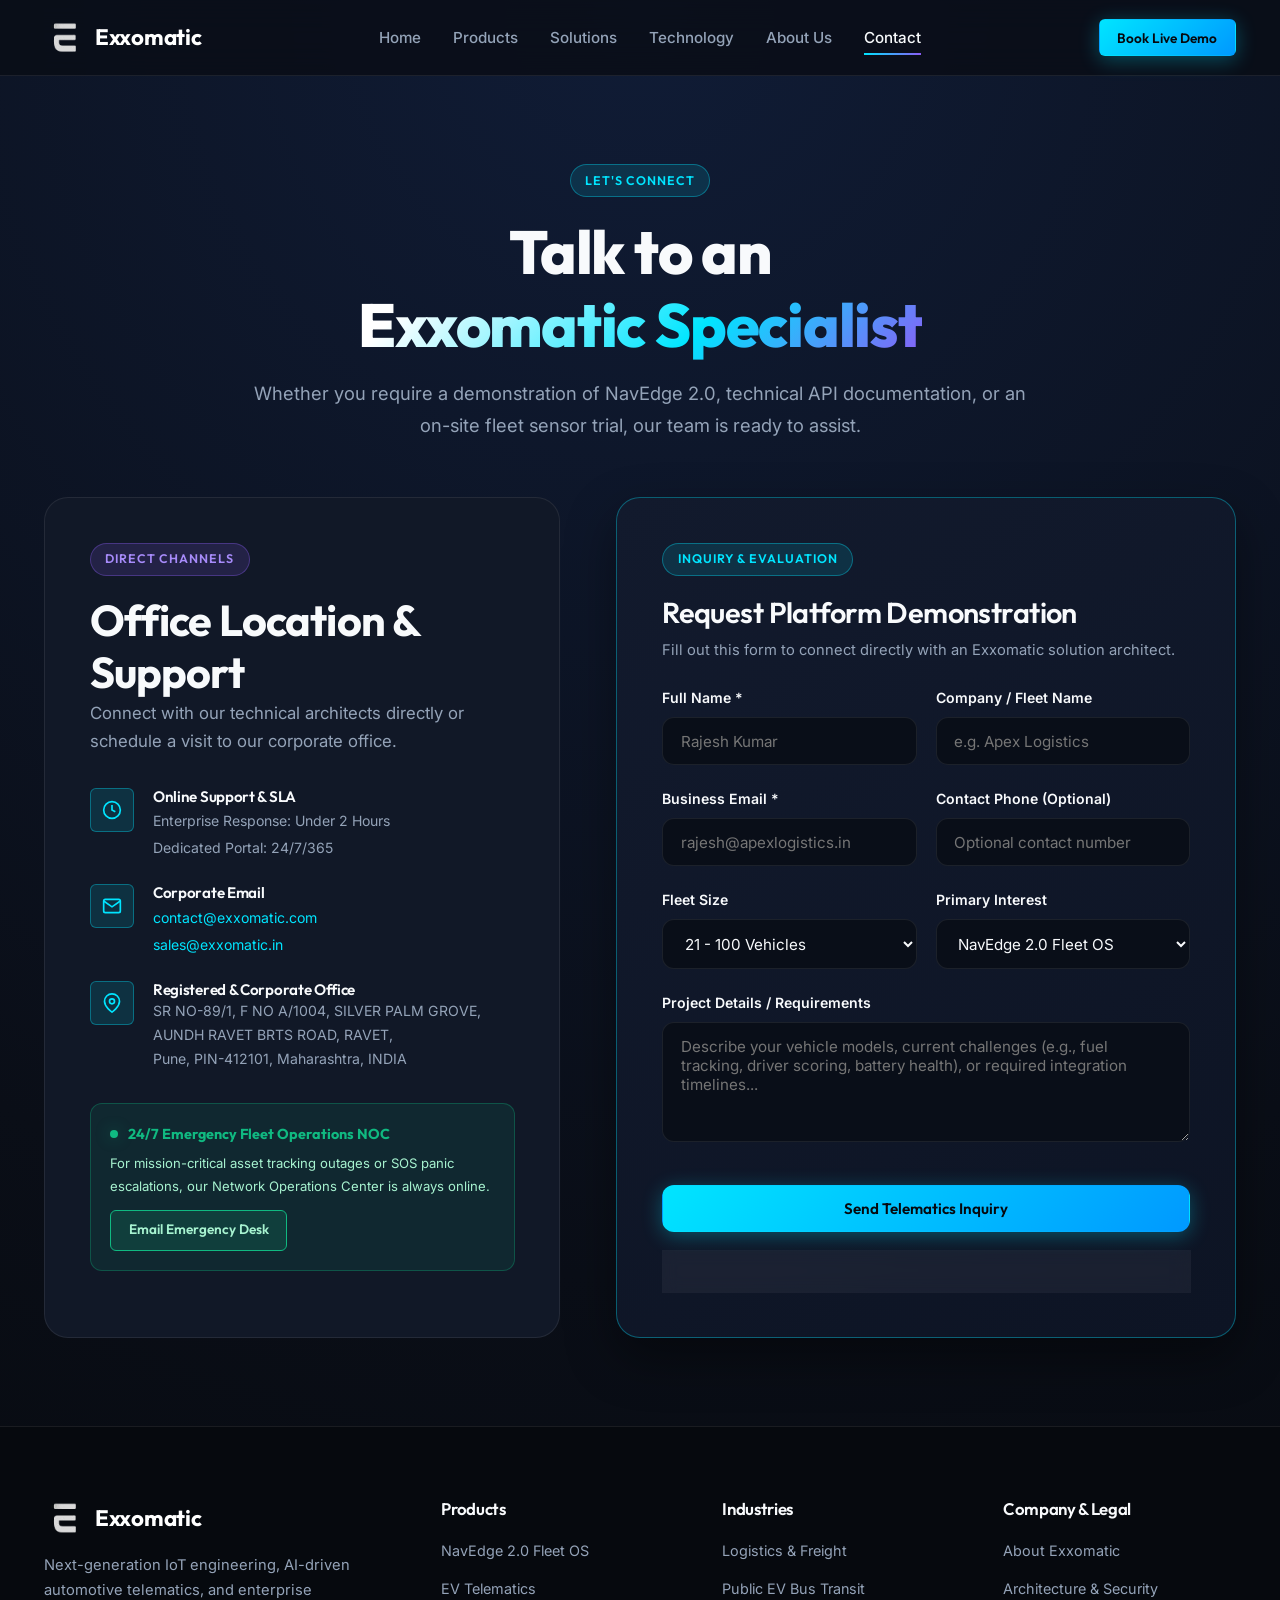
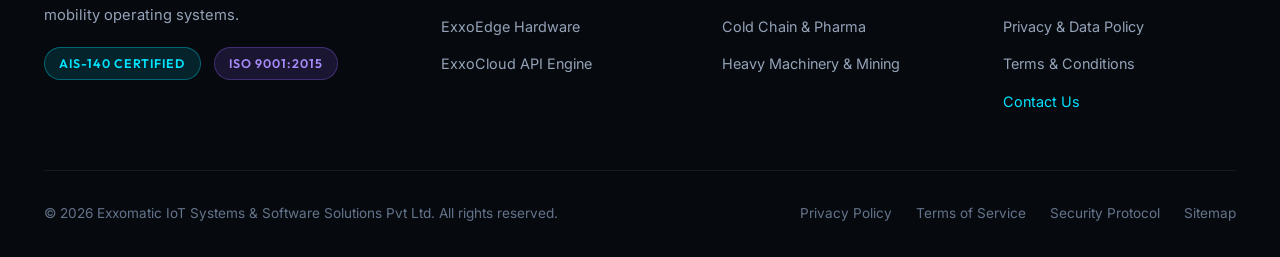
<file: contact.html>
<!DOCTYPE html>
<html lang="en">
<head>
  <meta charset="UTF-8">
  <meta name="viewport" content="width=device-width, initial-scale=1.0">
  <title>Contact Exxomatic | Request Demo &amp; Technical Support</title>
  <meta name="description" content="Get in touch with Exxomatic fleet telematics specialists. Request a custom platform demo, API evaluation key, or emergency fleet support in Pune.">
  <meta name="keywords" content="contact Exxomatic, fleet demo request, NavEdge demo, telematics support, Exxomatic office Pune">
  <meta name="author" content="Exxomatic IoT Systems &amp; Software Solutions Pvt Ltd">
  <link rel="canonical" href="https://exxomatic.in/contact">
  
  <meta property="og:type" content="website">
  <meta property="og:title" content="Contact Exxomatic | Telematics Consultation">
  <meta property="og:description" content="Speak with our telematics architects to evaluate NavEdge 2.0, EV Telematics, or custom IoT edge gateways.">
  <meta property="og:image" content="images/logo.svg">

  <link rel="icon" type="image/png" href="images/mainlogo.png">
  <link rel="apple-touch-icon" href="images/mainlogo.png">
  <link rel="stylesheet" href="css/style.css">

  <script type="application/ld+json">
  {
    "@context": "https://schema.org",
    "@type": "ContactPage",
    "mainEntity": {
      "@type": "Organization",
      "name": "Exxomatic",
      "email": "contact@exxomatic.com",
      "address": {
        "@type": "PostalAddress",
        "streetAddress": "SR NO-89/1, F NO A/1004, SILVER PALM GROVE, AUNDH RAVET BRTS ROAD, RAVET",
        "addressLocality": "Pune",
        "postalCode": "412101",
        "addressRegion": "Maharashtra",
        "addressCountry": "IN"
      }
    }
  }
  </script>
</head>
<body>

  <div id="site-header"></div>

  <main>
    <!-- HERO SECTION -->
    <section class="section" style="padding-bottom: 2rem;">
      <div class="container text-center" style="max-width: 820px; margin: 0 auto; text-align: center;">
        <div class="badge badge-cyan">Let's Connect</div>
        <h1>Talk to an <span class="text-gradient">Exxomatic Specialist</span></h1>
        <p style="font-size: 1.15rem; margin-top: 1rem;">
          Whether you require a demonstration of NavEdge 2.0, technical API documentation, or an on-site fleet sensor trial, our team is ready to assist.
        </p>
      </div>
    </section>

    <!-- CONTACT GRID & FORM -->
    <section class="section" style="padding-top: 1.5rem;">
      <div class="container">
        <div class="contact-grid">
          <!-- Left Column: Details -->
          <div class="contact-info-card">
            <div class="badge badge-purple">Direct Channels</div>
            <h2>Office Location &amp; Support</h2>
            <p>Connect with our technical architects directly or schedule a visit to our corporate office.</p>

            <ul class="contact-details-list">
              <!-- Online Response SLA -->
              <li class="contact-detail-item">
                <div class="contact-detail-icon">
                  <svg width="20" height="20" fill="none" stroke="currentColor" stroke-width="2" viewBox="0 0 24 24">
                    <circle cx="12" cy="12" r="10"></circle>
                    <polyline points="12 6 12 12 16 14"></polyline>
                  </svg>
                </div>
                <div>
                  <h4 style="font-size: 0.95rem; color: var(--text-primary);">Online Support &amp; SLA</h4>
                  <p style="font-size: 0.88rem; margin: 0.2rem 0; color: var(--text-secondary);">Enterprise Response: Under 2 Hours</p>
                  <p style="font-size: 0.88rem; color: var(--text-secondary);">Dedicated Portal: 24/7/365</p>
                </div>
              </li>

              <!-- Email -->
              <li class="contact-detail-item">
                <div class="contact-detail-icon">
                  <svg width="20" height="20" fill="none" stroke="currentColor" stroke-width="2" viewBox="0 0 24 24">
                    <path d="M4 4h16c1.1 0 2 .9 2 2v12c0 1.1-.9 2-2 2H4c-1.1 0-2-.9-2-2V6c0-1.1.9-2 2-2z"></path>
                    <polyline points="22,6 12,13 2,6"></polyline>
                  </svg>
                </div>
                <div>
                  <h4 style="font-size: 0.95rem; color: var(--text-primary);">Corporate Email</h4>
                  <p style="font-size: 0.88rem; margin: 0.2rem 0;"><a href="mailto:contact@exxomatic.com" style="color: var(--cyan-primary);">contact@exxomatic.com</a></p>
                  <p style="font-size: 0.88rem;"><a href="mailto:sales@exxomatic.in" style="color: var(--cyan-primary);">sales@exxomatic.in</a></p>
                </div>
              </li>

              <!-- Corporate Address -->
              <li class="contact-detail-item">
                <div class="contact-detail-icon">
                  <svg width="20" height="20" fill="none" stroke="currentColor" stroke-width="2" viewBox="0 0 24 24">
                    <path d="M21 10c0 7-9 13-9 13s-9-6-9-13a9 9 0 0 1 18 0z"></path>
                    <circle cx="12" cy="10" r="3"></circle>
                  </svg>
                </div>
                <div>
                  <h4 style="font-size: 0.95rem; color: var(--text-primary);">Registered &amp; Corporate Office</h4>
                  <p style="font-size: 0.88rem; color: var(--text-secondary);">
                    SR NO-89/1, F NO A/1004, SILVER PALM GROVE,<br>
                    AUNDH RAVET BRTS ROAD, RAVET,<br>
                    Pune, PIN-412101, Maharashtra, INDIA
                  </p>
                </div>
              </li>
            </ul>

            <!-- Emergency 24/7 Desk -->
            <div id="support" style="background: rgba(16, 185, 129, 0.1); border: 1px solid rgba(16, 185, 129, 0.3); border-radius: var(--radius-md); padding: 1.2rem; margin-top: 2rem;">
              <div style="display: flex; align-items: center; gap: 0.6rem; margin-bottom: 0.4rem;">
                <span class="pulse-dot"></span>
                <span style="font-family: var(--font-heading); font-weight: 700; font-size: 0.9rem; color: var(--green-status);">24/7 Emergency Fleet Operations NOC</span>
              </div>
              <p style="font-size: 0.82rem; color: #a7f3d0; margin-bottom: 0.8rem;">For mission-critical asset tracking outages or SOS panic escalations, our Network Operations Center is always online.</p>
              <a href="mailto:support@exxomatic.in?subject=Emergency%20Fleet%20NOC%20Escalation" class="btn btn-outline btn-sm" style="background: rgba(16, 185, 129, 0.15); border-color: var(--green-status); color: #a7f3d0;">Email Emergency Desk</a>
            </div>
          </div>

          <!-- Right Column: Interactive Form -->
          <div class="contact-form-box">
            <div class="badge badge-cyan">Inquiry &amp; Evaluation</div>
            <h3 style="margin-bottom: 0.5rem;">Request Platform Demonstration</h3>
            <p style="font-size: 0.92rem; margin-bottom: 1.5rem;">Fill out this form to connect directly with an Exxomatic solution architect.</p>

            <form class="validated-form" id="contactMainForm">
              <div class="form-row">
                <div class="form-group">
                  <label class="form-label" for="contactName">Full Name *</label>
                  <input type="text" class="form-control" id="contactName" name="name" placeholder="Rajesh Kumar" required>
                </div>
                <div class="form-group">
                  <label class="form-label" for="contactCompany">Company / Fleet Name</label>
                  <input type="text" class="form-control" id="contactCompany" name="company" placeholder="e.g. Apex Logistics">
                </div>
              </div>

              <div class="form-row">
                <div class="form-group">
                  <label class="form-label" for="contactEmail">Business Email *</label>
                  <input type="email" class="form-control" id="contactEmail" name="email" placeholder="rajesh@apexlogistics.in" required>
                </div>
                <div class="form-group">
                  <label class="form-label" for="contactPhone">Contact Phone (Optional)</label>
                  <input type="tel" class="form-control" id="contactPhone" name="phone" placeholder="Optional contact number">
                </div>
              </div>

              <div class="form-row">
                <div class="form-group">
                  <label class="form-label" for="contactFleet">Fleet Size</label>
                  <select class="form-control" id="contactFleet" name="fleet">
                    <option value="1-20">1 - 20 Vehicles</option>
                    <option value="21-100" selected>21 - 100 Vehicles</option>
                    <option value="101-500">101 - 500 Vehicles</option>
                    <option value="500+">500+ Enterprise Fleets</option>
                  </select>
                </div>
                <div class="form-group">
                  <label class="form-label" for="contactSolution">Primary Interest</label>
                  <select class="form-control" id="contactSolution" name="solution">
                    <option value="navedge">NavEdge 2.0 Fleet OS</option>
                    <option value="ev">EV Telematics &amp; BMS</option>
                    <option value="hardware">ExxoEdge AIS-140 Hardware</option>
                    <option value="api">ExxoCloud API Ingestion</option>
                    <option value="custom">Custom Enterprise Mobility</option>
                  </select>
                </div>
              </div>

              <div class="form-group">
                <label class="form-label" for="contactMessage">Project Details / Requirements</label>
                <textarea class="form-control" id="contactMessage" name="message" placeholder="Describe your vehicle models, current challenges (e.g., fuel tracking, driver scoring, battery health), or required integration timelines..."></textarea>
              </div>

              <button type="submit" class="btn btn-primary" style="width: 100%; margin-top: 0.8rem;">Send Telematics Inquiry</button>
              
              <!-- Direct Email Fast-Track -->
              <div style="margin-top: 1.2rem; text-align: center;">
                <a href="mailto:sales@exxomatic.in?subject=NavEdge%20Fleet%20Telematics%20Inquiry" class="btn btn-secondary btn-sm" style="width: 100%; border-color: rgba(0, 229, 255, 0.4); color: var(--cyan-primary);">
                  <svg width="18" height="18" fill="none" stroke="currentColor" stroke-width="2" viewBox="0 0 24 24">
                    <path d="M4 4h16c1.1 0 2 .9 2 2v12c0 1.1-.9 2-2 2H4c-1.1 0-2-.9-2-2V6c0-1.1.9-2 2-2z"></path>
                    <polyline points="22,6 12,13 2,6"></polyline>
                  </svg>
                  Email Corporate Sales Directly (sales@exxomatic.in)
                </a>
              </div>

              <div class="form-feedback" role="alert"></div>
            </form>
          </div>
        </div>
      </div>
    </section>
  </main>

  <div id="site-footer"></div>

  <script src="js/layout.js"></script>
  <script src="js/main.js"></script>
</body>
</html>
</file>
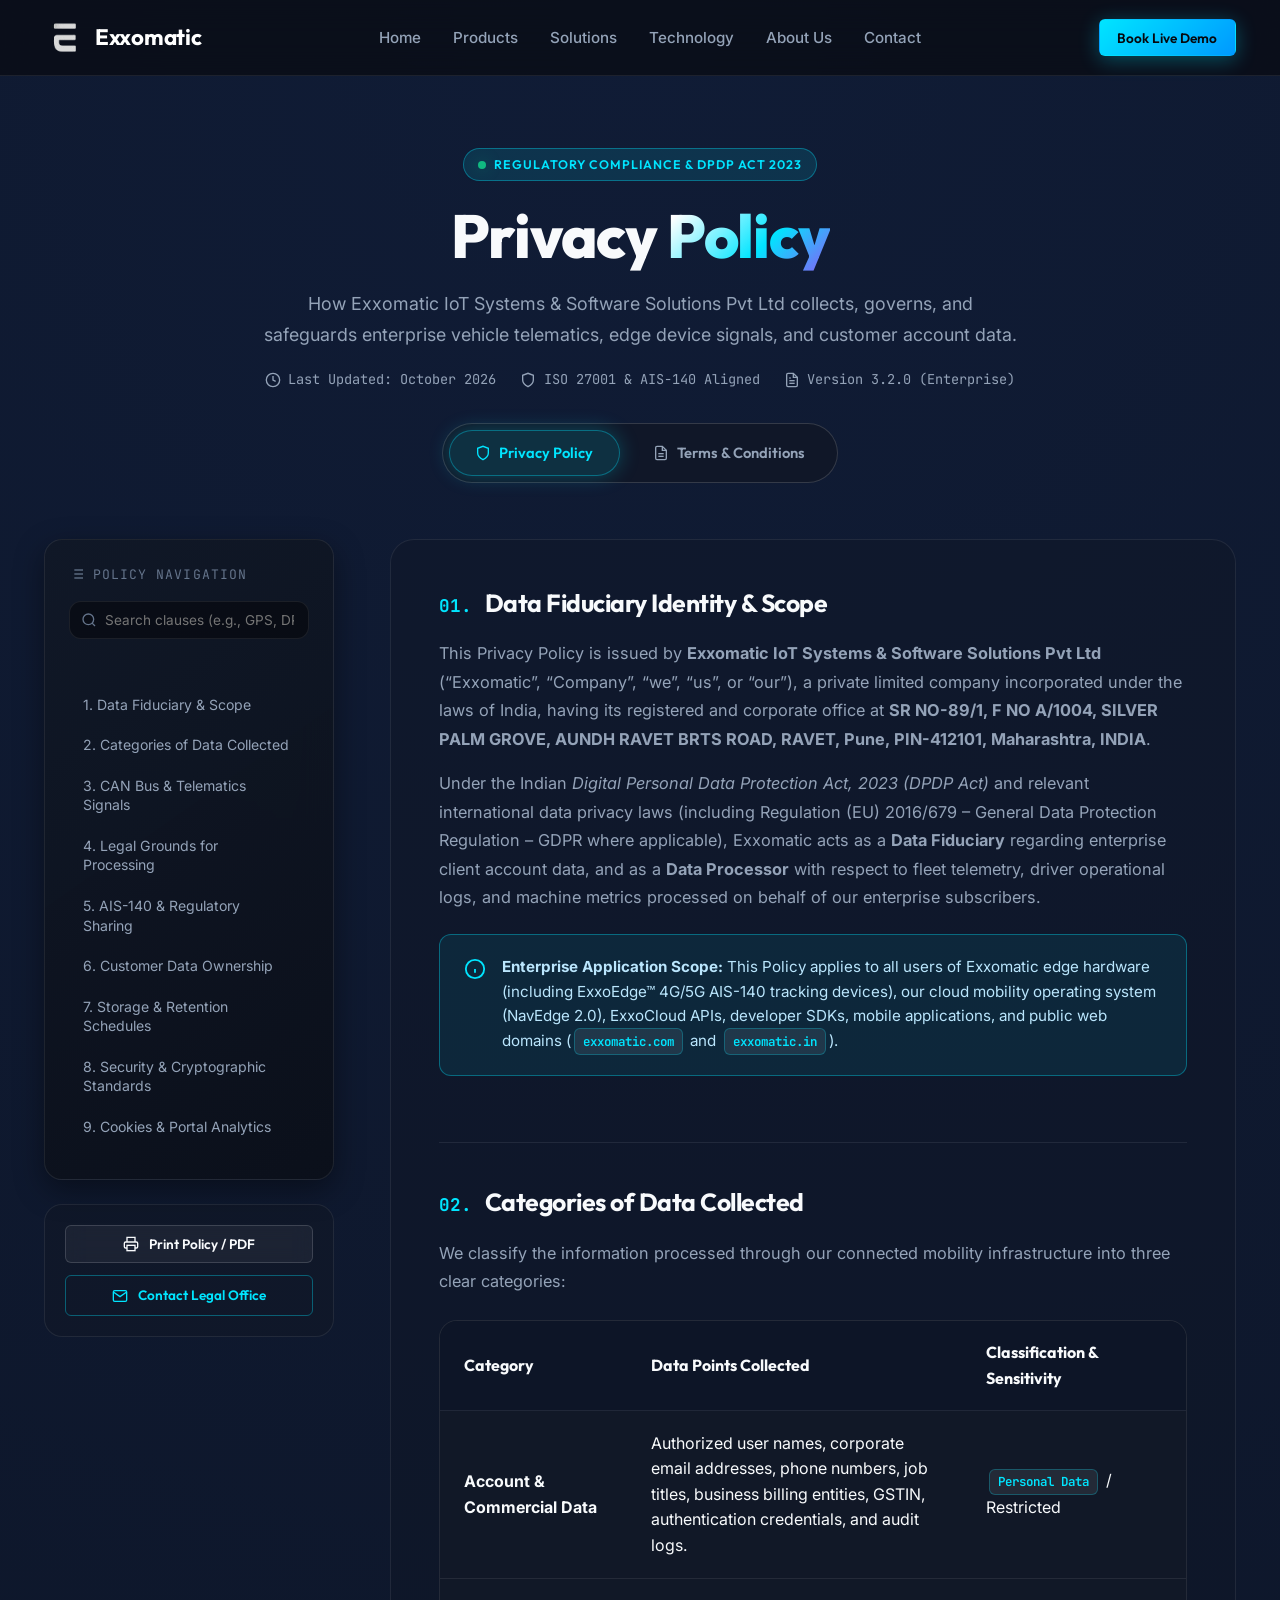
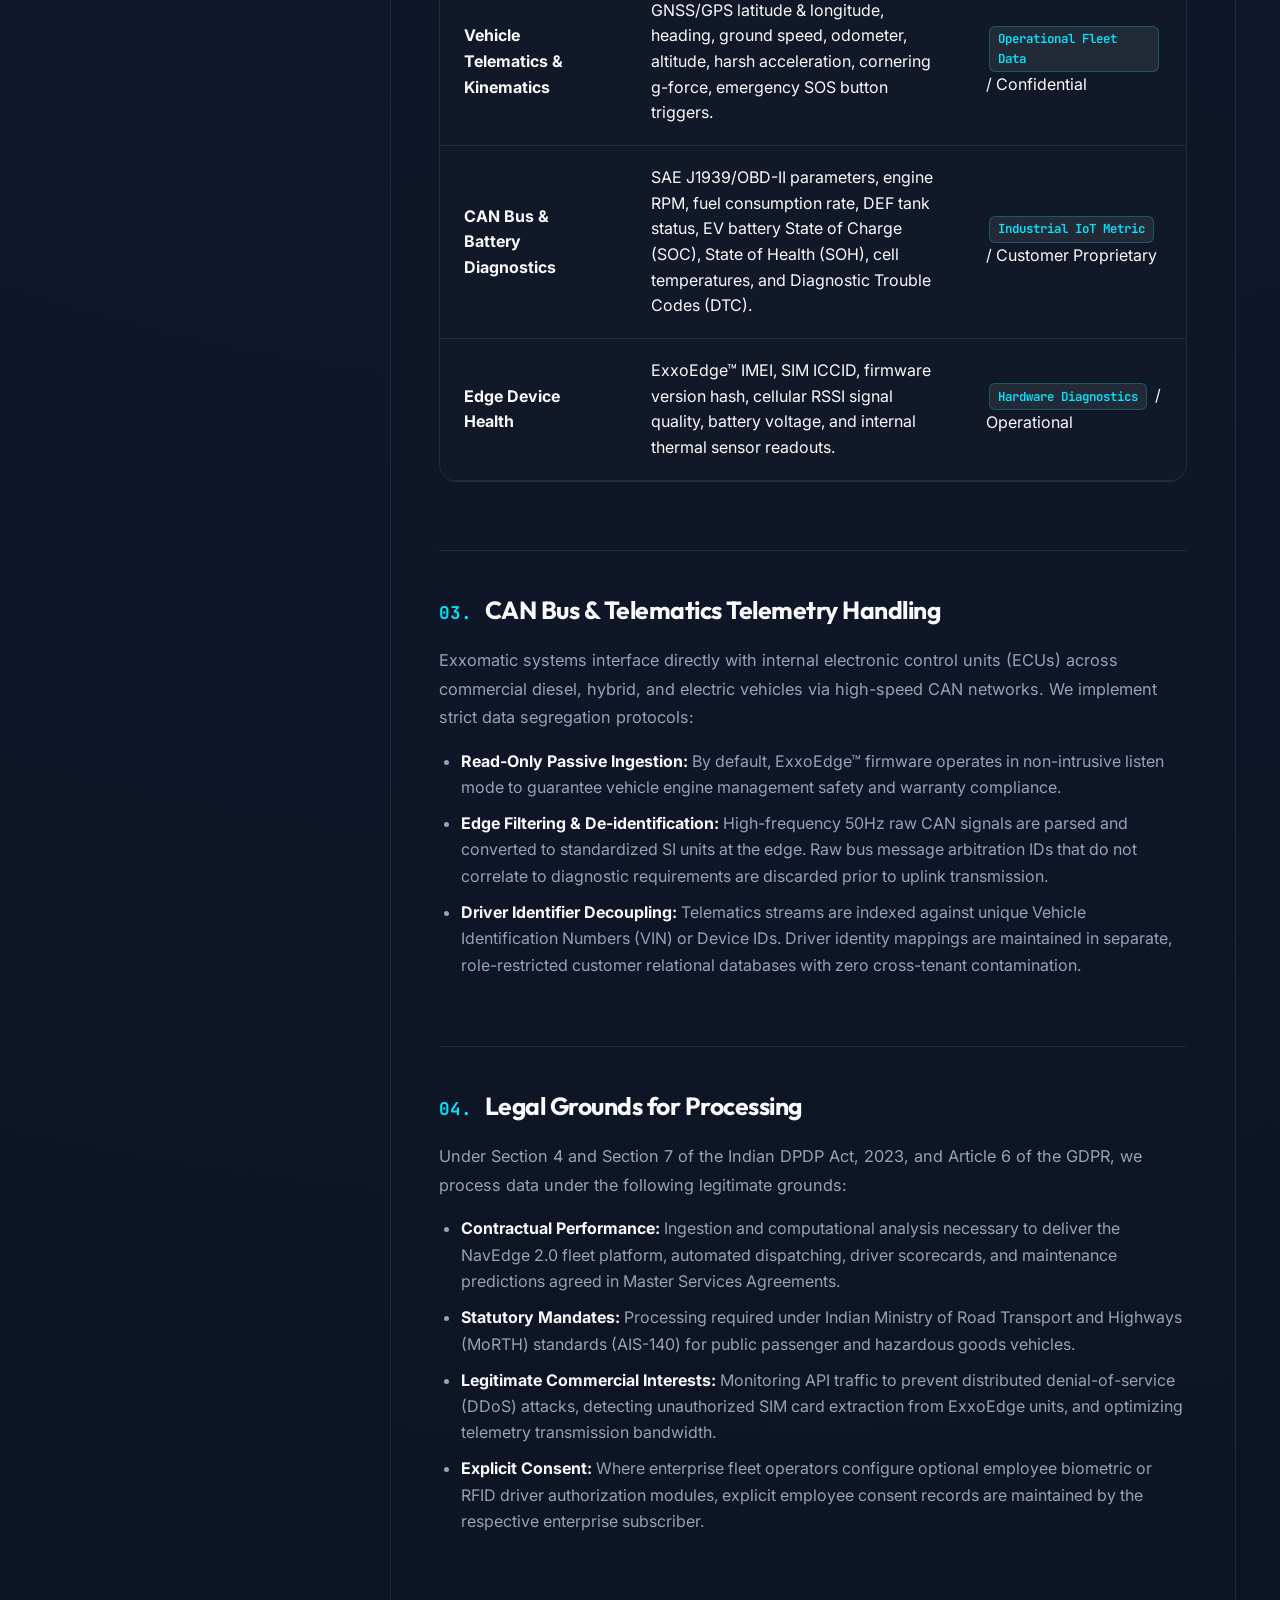
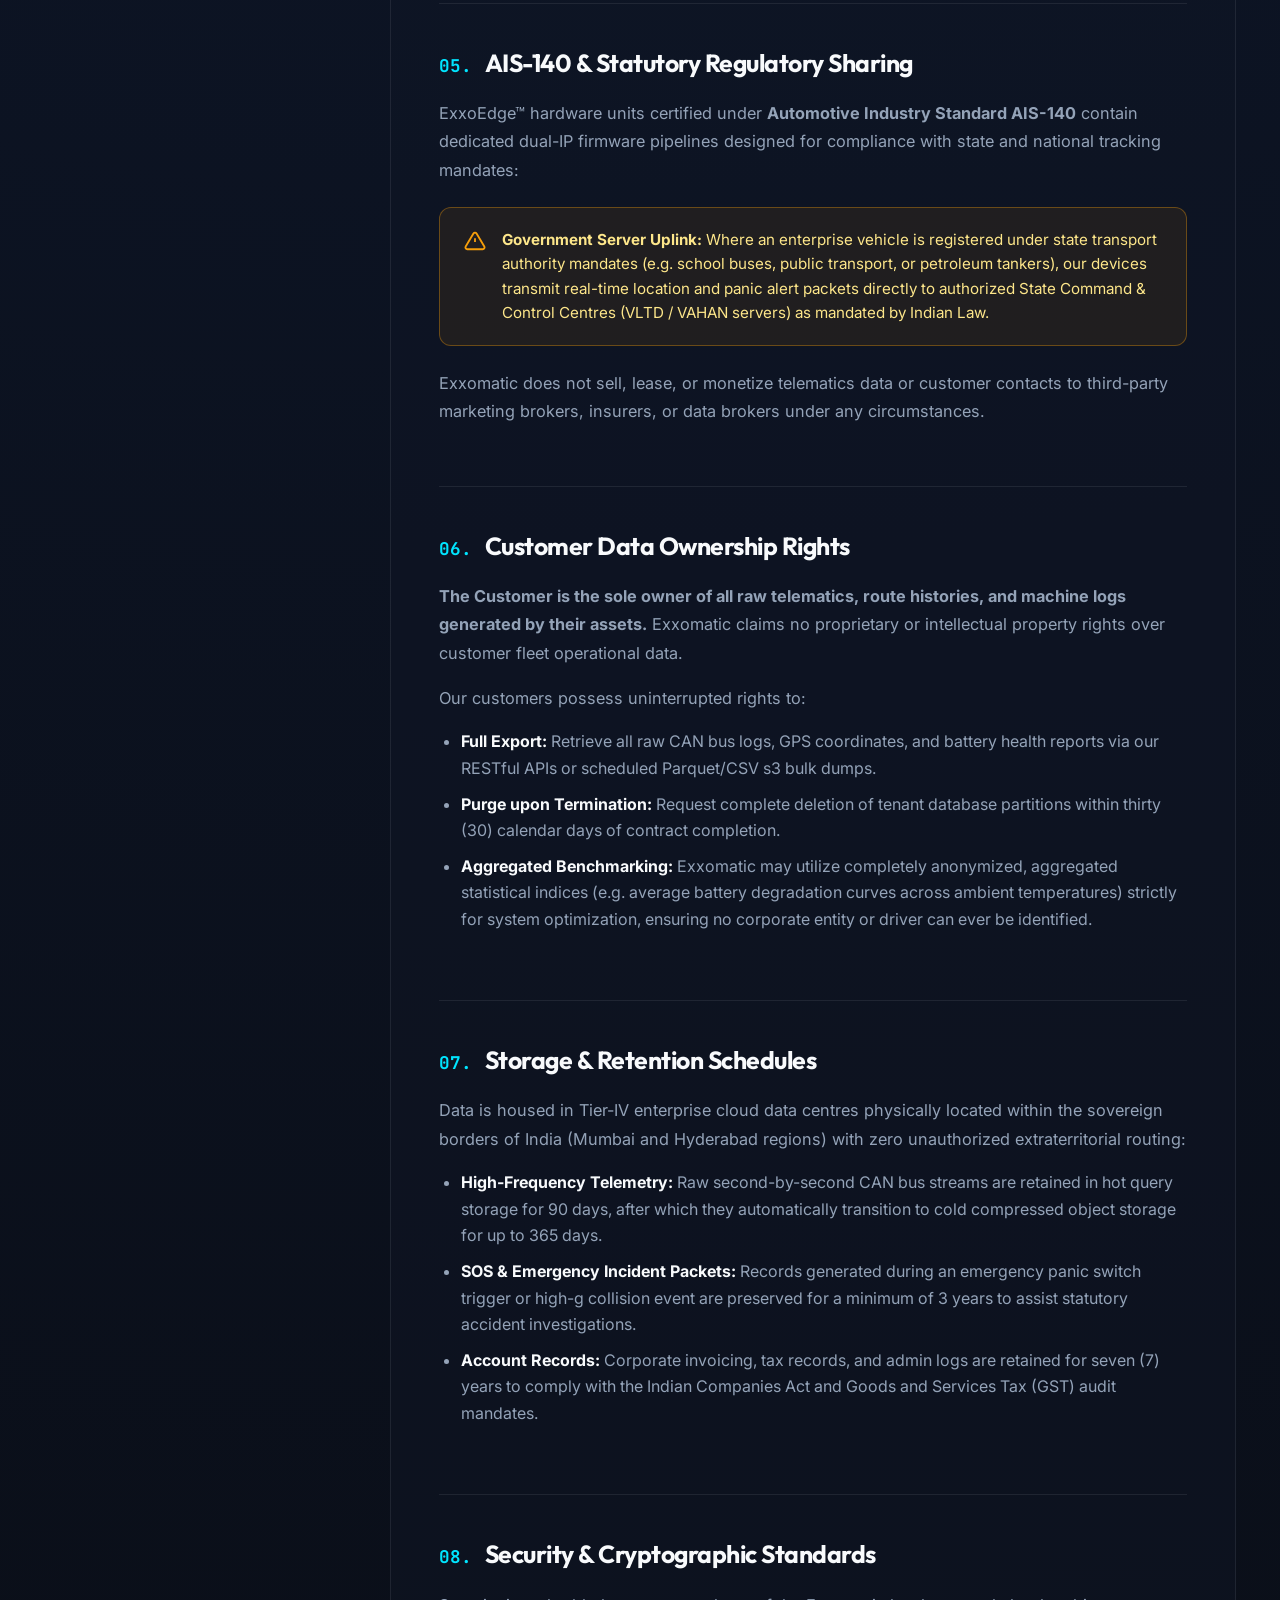
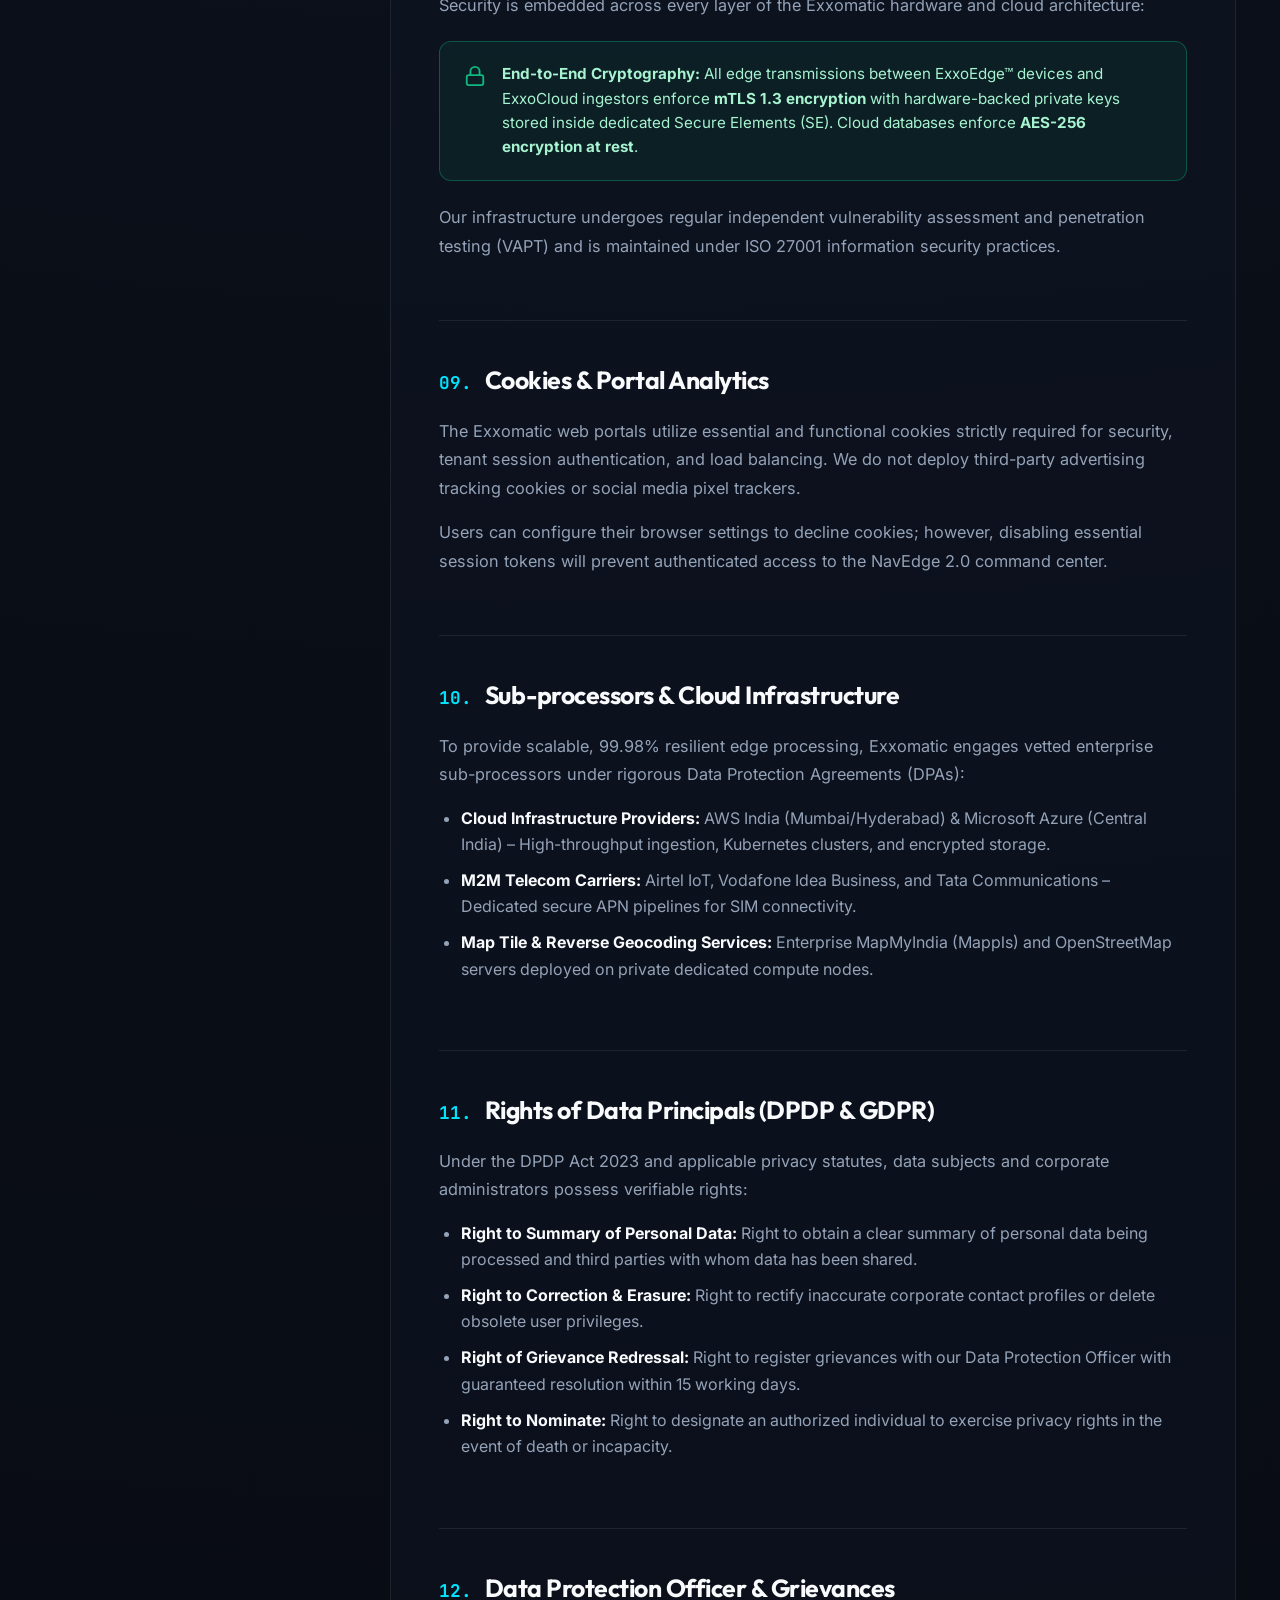
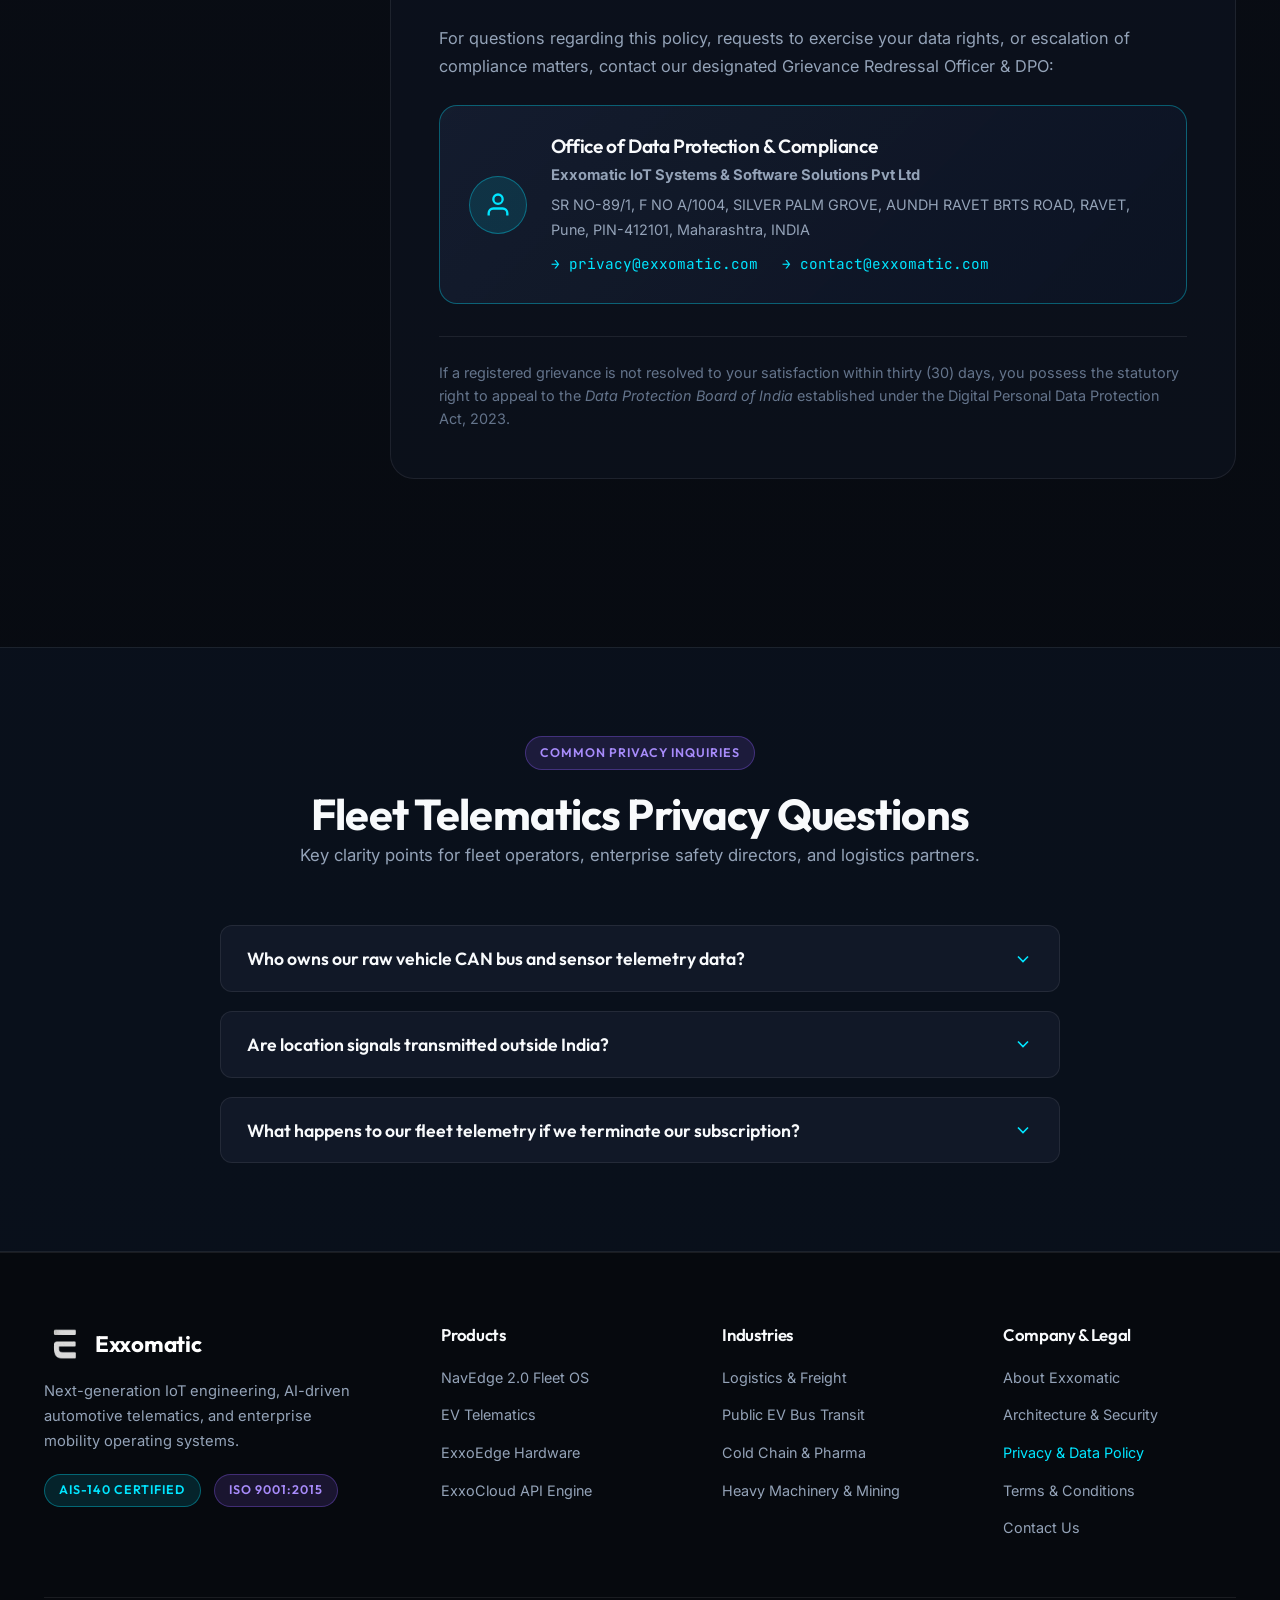
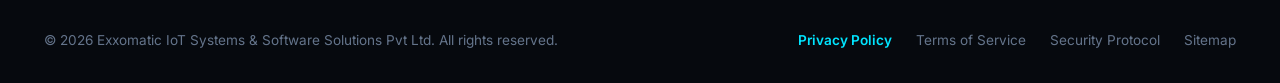
<file: privacy.html>
<!DOCTYPE html>
<html lang="en">
<head>
  <meta charset="UTF-8">
  <meta name="viewport" content="width=device-width, initial-scale=1.0">
  <title>Privacy Policy | Exxomatic IoT Systems &amp; Fleet Telematics</title>
  <meta name="description" content="Read the official Privacy Policy of Exxomatic IoT Systems & Software Solutions Pvt Ltd. Learn how we collect, process, protect, and govern vehicle telemetry, CAN bus data, and personal information under DPDP Act 2023 and AIS-140 standards.">
  <meta name="keywords" content="Exxomatic privacy policy, fleet telemetry privacy, CAN bus data rights, AIS-140 privacy compliance, DPDP Act 2023, IoT data security">
  <meta name="author" content="Exxomatic IoT Systems &amp; Software Solutions Pvt Ltd">
  <link rel="canonical" href="https://exxomatic.in/privacy">

  <!-- Open Graph / Social Sharing -->
  <meta property="og:type" content="website">
  <meta property="og:title" content="Privacy Policy | Exxomatic IoT Systems &amp; Connected Mobility">
  <meta property="og:description" content="How Exxomatic protects enterprise fleet telemetry, customer identities, and vehicle diagnostic data under Indian DPDP Act 2023 and global standards.">
  <meta property="og:image" content="images/logo.svg">

  <link rel="icon" type="image/png" href="images/mainlogo.png">
  <link rel="apple-touch-icon" href="images/mainlogo.png">
  <link rel="stylesheet" href="css/style.css">

  <!-- Schema.org Structured Data -->
  <script type="application/ld+json">
  {
    "@context": "https://schema.org",
    "@type": "WebPage",
    "name": "Exxomatic Privacy Policy",
    "url": "https://exxomatic.in/privacy",
    "description": "Comprehensive Privacy Policy of Exxomatic IoT Systems & Software Solutions Pvt Ltd covering fleet telematics, edge hardware, and cloud software.",
    "publisher": {
      "@type": "Organization",
      "name": "Exxomatic IoT Systems & Software Solutions Pvt Ltd",
      "logo": "images/logo.svg"
    },
    "dateModified": "2026-10-24"
  }
  </script>
</head>
<body>

  <div id="site-header"></div>

  <main id="main-content">
    <!-- HERO / TITLE BANNER -->
    <section class="legal-header-banner">
      <div class="container">
        <div class="badge badge-cyan">
          <span class="pulse-dot"></span> Regulatory Compliance &amp; DPDP Act 2023
        </div>
        <h1>Privacy <span class="text-gradient">Policy</span></h1>
        <p style="max-width: 760px; margin: 1rem auto 0 auto; font-size: 1.12rem;">
          How Exxomatic IoT Systems &amp; Software Solutions Pvt Ltd collects, governs, and safeguards enterprise vehicle telematics, edge device signals, and customer account data.
        </p>

        <!-- Document Metadata -->
        <div class="legal-header-meta">
          <span class="legal-meta-item">
            <svg width="16" height="16" fill="none" stroke="currentColor" stroke-width="2" viewBox="0 0 24 24"><circle cx="12" cy="12" r="10"></circle><polyline points="12 6 12 12 16 14"></polyline></svg>
            Last Updated: October 2026
          </span>
          <span class="legal-meta-item">
            <svg width="16" height="16" fill="none" stroke="currentColor" stroke-width="2" viewBox="0 0 24 24"><path d="M12 22s8-4 8-10V5l-8-3-8 3v7c0 6 8 10 8 10z"></path></svg>
            ISO 27001 &amp; AIS-140 Aligned
          </span>
          <span class="legal-meta-item">
            <svg width="16" height="16" fill="none" stroke="currentColor" stroke-width="2" viewBox="0 0 24 24"><path d="M14 2H6a2 2 0 0 0-2 2v16a2 2 0 0 0 2 2h12a2 2 0 0 0 2-2V8z"></path><polyline points="14 2 14 8 20 8"></polyline><line x1="16" y1="13" x2="8" y2="13"></line><line x1="16" y1="17" x2="8" y2="17"></line><polyline points="10 9 9 9 8 9"></polyline></svg>
            Version 3.2.0 (Enterprise)
          </span>
        </div>

        <!-- Document Switcher -->
        <div class="legal-doc-switcher" role="navigation" aria-label="Legal Documents Navigation">
          <a href="/privacy" class="legal-doc-btn active" aria-current="page">
            <svg width="16" height="16" fill="none" stroke="currentColor" stroke-width="2" viewBox="0 0 24 24"><path d="M12 22s8-4 8-10V5l-8-3-8 3v7c0 6 8 10 8 10z"></path></svg>
            Privacy Policy
          </a>
          <a href="/terms" class="legal-doc-btn">
            <svg width="16" height="16" fill="none" stroke="currentColor" stroke-width="2" viewBox="0 0 24 24"><path d="M14 2H6a2 2 0 0 0-2 2v16a2 2 0 0 0 2 2h12a2 2 0 0 0 2-2V8z"></path><polyline points="14 2 14 8 20 8"></polyline><line x1="16" y1="13" x2="8" y2="13"></line><line x1="16" y1="17" x2="8" y2="17"></line></svg>
            Terms &amp; Conditions
          </a>
        </div>
      </div>
    </section>

    <!-- CONTENT & SIDEBAR GRID -->
    <section class="section" style="padding-top: 1rem;">
      <div class="container legal-layout">

        <!-- Sticky Table of Contents Sidebar -->
        <aside class="legal-sidebar" aria-label="Table of Contents">
          <div class="legal-toc-card">
            <div class="legal-toc-title">
              <svg width="16" height="16" fill="none" stroke="currentColor" stroke-width="2" viewBox="0 0 24 24"><line x1="8" y1="6" x2="21" y2="6"></line><line x1="8" y1="12" x2="21" y2="12"></line><line x1="8" y1="18" x2="21" y2="18"></line><line x1="3" y1="6" x2="3.01" y2="6"></line><line x1="3" y1="12" x2="3.01" y2="12"></line><line x1="3" y1="18" x2="3.01" y2="18"></line></svg>
              Policy Navigation
            </div>

            <!-- Instant Search Box -->
            <div class="legal-search-box">
              <svg class="legal-search-icon" width="16" height="16" fill="none" stroke="currentColor" stroke-width="2" viewBox="0 0 24 24"><circle cx="11" cy="11" r="8"></circle><line x1="21" y1="21" x2="16.65" y2="16.65"></line></svg>
              <input type="text" id="legalSearch" class="legal-search-input" placeholder="Search clauses (e.g., GPS, DPDP, retention)..." aria-label="Filter Privacy Policy clauses">
            </div>
            <div id="legalSearchCount" style="font-size: 0.78rem; color: var(--cyan-primary); margin-bottom: 0.8rem; font-family: var(--font-mono); min-height: 1rem;"></div>

            <ul class="legal-toc-list" id="legalToc">
              <li><a href="#section-1" class="legal-toc-link active">1. Data Fiduciary &amp; Scope</a></li>
              <li><a href="#section-2" class="legal-toc-link">2. Categories of Data Collected</a></li>
              <li><a href="#section-3" class="legal-toc-link">3. CAN Bus &amp; Telematics Signals</a></li>
              <li><a href="#section-4" class="legal-toc-link">4. Legal Grounds for Processing</a></li>
              <li><a href="#section-5" class="legal-toc-link">5. AIS-140 &amp; Regulatory Sharing</a></li>
              <li><a href="#section-6" class="legal-toc-link">6. Customer Data Ownership</a></li>
              <li><a href="#section-7" class="legal-toc-link">7. Storage &amp; Retention Schedules</a></li>
              <li><a href="#section-8" class="legal-toc-link">8. Security &amp; Cryptographic Standards</a></li>
              <li><a href="#section-9" class="legal-toc-link">9. Cookies &amp; Portal Analytics</a></li>
              <li><a href="#section-10" class="legal-toc-link">10. Sub-processors &amp; Cloud Infra</a></li>
              <li><a href="#section-11" class="legal-toc-link">11. Data Principal Rights</a></li>
              <li><a href="#section-12" class="legal-toc-link">12. Data Protection Officer (DPO)</a></li>
            </ul>
          </div>

          <!-- Quick Action Card -->
          <div class="legal-action-card">
            <button class="btn btn-secondary btn-sm" data-action="print-legal" style="width: 100%;">
              <svg width="16" height="16" fill="none" stroke="currentColor" stroke-width="2" viewBox="0 0 24 24"><polyline points="6 9 6 2 18 2 18 9"></polyline><path d="M6 18H4a2 2 0 0 1-2-2v-5a2 2 0 0 1 2-2h16a2 2 0 0 1 2 2v5a2 2 0 0 1-2 2h-2"></path><rect x="6" y="14" width="12" height="8"></rect></svg>
              Print Policy / PDF
            </button>
            <a href="/contact" class="btn btn-outline btn-sm" style="width: 100%;">
              <svg width="16" height="16" fill="none" stroke="currentColor" stroke-width="2" viewBox="0 0 24 24"><path d="M4 4h16c1.1 0 2 .9 2 2v12c0 1.1-.9 2-2 2H4c-1.1 0-2-.9-2-2V6c0-1.1.9-2 2-2z"></path><polyline points="22,6 12,13 2,6"></polyline></svg>
              Contact Legal Office
            </a>
          </div>
        </aside>

        <!-- Main Legal Content Body -->
        <article class="legal-main-content">

          <!-- SECTION 1 -->
          <section class="legal-section" id="section-1">
            <div class="legal-section-header">
              <span class="legal-section-num">01.</span>
              <h2 class="legal-section-title">Data Fiduciary Identity &amp; Scope</h2>
            </div>
            <div class="legal-body">
              <p>
                This Privacy Policy is issued by <strong>Exxomatic IoT Systems &amp; Software Solutions Pvt Ltd</strong> (&ldquo;Exxomatic&rdquo;, &ldquo;Company&rdquo;, &ldquo;we&rdquo;, &ldquo;us&rdquo;, or &ldquo;our&rdquo;), a private limited company incorporated under the laws of India, having its registered and corporate office at <strong>SR NO-89/1, F NO A/1004, SILVER PALM GROVE, AUNDH RAVET BRTS ROAD, RAVET, Pune, PIN-412101, Maharashtra, INDIA</strong>.
              </p>
              <p>
                Under the Indian <em>Digital Personal Data Protection Act, 2023 (DPDP Act)</em> and relevant international data privacy laws (including Regulation (EU) 2016/679 &ndash; General Data Protection Regulation &ndash; GDPR where applicable), Exxomatic acts as a <strong>Data Fiduciary</strong> regarding enterprise client account data, and as a <strong>Data Processor</strong> with respect to fleet telemetry, driver operational logs, and machine metrics processed on behalf of our enterprise subscribers.
              </p>
              <div class="legal-callout legal-callout-cyan">
                <svg class="legal-callout-icon" width="22" height="22" fill="none" stroke="currentColor" stroke-width="2" viewBox="0 0 24 24"><circle cx="12" cy="12" r="10"></circle><line x1="12" y1="16" x2="12" y2="12"></line><line x1="12" y1="8" x2="12.01" y2="8"></line></svg>
                <div>
                  <strong>Enterprise Application Scope:</strong> This Policy applies to all users of Exxomatic edge hardware (including ExxoEdge&trade; 4G/5G AIS-140 tracking devices), our cloud mobility operating system (NavEdge 2.0), ExxoCloud APIs, developer SDKs, mobile applications, and public web domains (<span class="legal-tag">exxomatic.com</span> and <span class="legal-tag">exxomatic.in</span>).
                </div>
              </div>
            </div>
          </section>

          <!-- SECTION 2 -->
          <section class="legal-section" id="section-2">
            <div class="legal-section-header">
              <span class="legal-section-num">02.</span>
              <h2 class="legal-section-title">Categories of Data Collected</h2>
            </div>
            <div class="legal-body">
              <p>We classify the information processed through our connected mobility infrastructure into three clear categories:</p>

              <div class="table-responsive" style="margin: 1.5rem 0;">
                <table class="comparison-table">
                  <thead>
                    <tr>
                      <th style="width: 25%;">Category</th>
                      <th style="width: 45%;">Data Points Collected</th>
                      <th style="width: 30%;">Classification &amp; Sensitivity</th>
                    </tr>
                  </thead>
                  <tbody>
                    <tr>
                      <td><strong>Account &amp; Commercial Data</strong></td>
                      <td>Authorized user names, corporate email addresses, phone numbers, job titles, business billing entities, GSTIN, authentication credentials, and audit logs.</td>
                      <td><span class="legal-tag">Personal Data</span> / Restricted</td>
                    </tr>
                    <tr>
                      <td><strong>Vehicle Telematics &amp; Kinematics</strong></td>
                      <td>GNSS/GPS latitude &amp; longitude, heading, ground speed, odometer, altitude, harsh acceleration, cornering g-force, emergency SOS button triggers.</td>
                      <td><span class="legal-tag">Operational Fleet Data</span> / Confidential</td>
                    </tr>
                    <tr>
                      <td><strong>CAN Bus &amp; Battery Diagnostics</strong></td>
                      <td>SAE J1939/OBD-II parameters, engine RPM, fuel consumption rate, DEF tank status, EV battery State of Charge (SOC), State of Health (SOH), cell temperatures, and Diagnostic Trouble Codes (DTC).</td>
                      <td><span class="legal-tag">Industrial IoT Metric</span> / Customer Proprietary</td>
                    </tr>
                    <tr>
                      <td><strong>Edge Device Health</strong></td>
                      <td>ExxoEdge&trade; IMEI, SIM ICCID, firmware version hash, cellular RSSI signal quality, battery voltage, and internal thermal sensor readouts.</td>
                      <td><span class="legal-tag">Hardware Diagnostics</span> / Operational</td>
                    </tr>
                  </tbody>
                </table>
              </div>
            </div>
          </section>

          <!-- SECTION 3 -->
          <section class="legal-section" id="section-3">
            <div class="legal-section-header">
              <span class="legal-section-num">03.</span>
              <h2 class="legal-section-title">CAN Bus &amp; Telematics Telemetry Handling</h2>
            </div>
            <div class="legal-body">
              <p>
                Exxomatic systems interface directly with internal electronic control units (ECUs) across commercial diesel, hybrid, and electric vehicles via high-speed CAN networks. We implement strict data segregation protocols:
              </p>
              <ul>
                <li><strong>Read-Only Passive Ingestion:</strong> By default, ExxoEdge&trade; firmware operates in non-intrusive listen mode to guarantee vehicle engine management safety and warranty compliance.</li>
                <li><strong>Edge Filtering &amp; De-identification:</strong> High-frequency 50Hz raw CAN signals are parsed and converted to standardized SI units at the edge. Raw bus message arbitration IDs that do not correlate to diagnostic requirements are discarded prior to uplink transmission.</li>
                <li><strong>Driver Identifier Decoupling:</strong> Telematics streams are indexed against unique Vehicle Identification Numbers (VIN) or Device IDs. Driver identity mappings are maintained in separate, role-restricted customer relational databases with zero cross-tenant contamination.</li>
              </ul>
            </div>
          </section>

          <!-- SECTION 4 -->
          <section class="legal-section" id="section-4">
            <div class="legal-section-header">
              <span class="legal-section-num">04.</span>
              <h2 class="legal-section-title">Legal Grounds for Processing</h2>
            </div>
            <div class="legal-body">
              <p>Under Section 4 and Section 7 of the Indian DPDP Act, 2023, and Article 6 of the GDPR, we process data under the following legitimate grounds:</p>
              <ul>
                <li><strong>Contractual Performance:</strong> Ingestion and computational analysis necessary to deliver the NavEdge 2.0 fleet platform, automated dispatching, driver scorecards, and maintenance predictions agreed in Master Services Agreements.</li>
                <li><strong>Statutory Mandates:</strong> Processing required under Indian Ministry of Road Transport and Highways (MoRTH) standards (AIS-140) for public passenger and hazardous goods vehicles.</li>
                <li><strong>Legitimate Commercial Interests:</strong> Monitoring API traffic to prevent distributed denial-of-service (DDoS) attacks, detecting unauthorized SIM card extraction from ExxoEdge units, and optimizing telemetry transmission bandwidth.</li>
                <li><strong>Explicit Consent:</strong> Where enterprise fleet operators configure optional employee biometric or RFID driver authorization modules, explicit employee consent records are maintained by the respective enterprise subscriber.</li>
              </ul>
            </div>
          </section>

          <!-- SECTION 5 -->
          <section class="legal-section" id="section-5">
            <div class="legal-section-header">
              <span class="legal-section-num">05.</span>
              <h2 class="legal-section-title">AIS-140 &amp; Statutory Regulatory Sharing</h2>
            </div>
            <div class="legal-body">
              <p>
                ExxoEdge&trade; hardware units certified under <strong>Automotive Industry Standard AIS-140</strong> contain dedicated dual-IP firmware pipelines designed for compliance with state and national tracking mandates:
              </p>
              <div class="legal-callout legal-callout-amber">
                <svg class="legal-callout-icon" width="22" height="22" fill="none" stroke="currentColor" stroke-width="2" viewBox="0 0 24 24"><path d="M10.29 3.86L1.82 18a2 2 0 0 0 1.71 3h16.94a2 2 0 0 0 1.71-3L13.71 3.86a2 2 0 0 0-3.42 0z"></path><line x1="12" y1="9" x2="12" y2="13"></line><line x1="12" y1="17" x2="12.01" y2="17"></line></svg>
                <div>
                  <strong>Government Server Uplink:</strong> Where an enterprise vehicle is registered under state transport authority mandates (e.g. school buses, public transport, or petroleum tankers), our devices transmit real-time location and panic alert packets directly to authorized State Command &amp; Control Centres (VLTD / VAHAN servers) as mandated by Indian Law.
                </div>
              </div>
              <p>
                Exxomatic does not sell, lease, or monetize telematics data or customer contacts to third-party marketing brokers, insurers, or data brokers under any circumstances.
              </p>
            </div>
          </section>

          <!-- SECTION 6 -->
          <section class="legal-section" id="section-6">
            <div class="legal-section-header">
              <span class="legal-section-num">06.</span>
              <h2 class="legal-section-title">Customer Data Ownership Rights</h2>
            </div>
            <div class="legal-body">
              <p>
                <strong>The Customer is the sole owner of all raw telematics, route histories, and machine logs generated by their assets.</strong> Exxomatic claims no proprietary or intellectual property rights over customer fleet operational data.
              </p>
              <p>
                Our customers possess uninterrupted rights to:
              </p>
              <ul>
                <li><strong>Full Export:</strong> Retrieve all raw CAN bus logs, GPS coordinates, and battery health reports via our RESTful APIs or scheduled Parquet/CSV s3 bulk dumps.</li>
                <li><strong>Purge upon Termination:</strong> Request complete deletion of tenant database partitions within thirty (30) calendar days of contract completion.</li>
                <li><strong>Aggregated Benchmarking:</strong> Exxomatic may utilize completely anonymized, aggregated statistical indices (e.g. average battery degradation curves across ambient temperatures) strictly for system optimization, ensuring no corporate entity or driver can ever be identified.</li>
              </ul>
            </div>
          </section>

          <!-- SECTION 7 -->
          <section class="legal-section" id="section-7">
            <div class="legal-section-header">
              <span class="legal-section-num">07.</span>
              <h2 class="legal-section-title">Storage &amp; Retention Schedules</h2>
            </div>
            <div class="legal-body">
              <p>
                Data is housed in Tier-IV enterprise cloud data centres physically located within the sovereign borders of India (Mumbai and Hyderabad regions) with zero unauthorized extraterritorial routing:
              </p>
              <ul>
                <li><strong>High-Frequency Telemetry:</strong> Raw second-by-second CAN bus streams are retained in hot query storage for 90 days, after which they automatically transition to cold compressed object storage for up to 365 days.</li>
                <li><strong>SOS &amp; Emergency Incident Packets:</strong> Records generated during an emergency panic switch trigger or high-g collision event are preserved for a minimum of 3 years to assist statutory accident investigations.</li>
                <li><strong>Account Records:</strong> Corporate invoicing, tax records, and admin logs are retained for seven (7) years to comply with the Indian Companies Act and Goods and Services Tax (GST) audit mandates.</li>
              </ul>
            </div>
          </section>

          <!-- SECTION 8 -->
          <section class="legal-section" id="section-8">
            <div class="legal-section-header">
              <span class="legal-section-num">08.</span>
              <h2 class="legal-section-title">Security &amp; Cryptographic Standards</h2>
            </div>
            <div class="legal-body">
              <p>
                Security is embedded across every layer of the Exxomatic hardware and cloud architecture:
              </p>
              <div class="legal-callout legal-callout-green">
                <svg class="legal-callout-icon" width="22" height="22" fill="none" stroke="currentColor" stroke-width="2" viewBox="0 0 24 24"><rect x="3" y="11" width="18" height="11" rx="2" ry="2"></rect><path d="M7 11V7a5 5 0 0 1 10 0v4"></path></svg>
                <div>
                  <strong>End-to-End Cryptography:</strong> All edge transmissions between ExxoEdge&trade; devices and ExxoCloud ingestors enforce <strong>mTLS 1.3 encryption</strong> with hardware-backed private keys stored inside dedicated Secure Elements (SE). Cloud databases enforce <strong>AES-256 encryption at rest</strong>.
                </div>
              </div>
              <p>
                Our infrastructure undergoes regular independent vulnerability assessment and penetration testing (VAPT) and is maintained under ISO 27001 information security practices.
              </p>
            </div>
          </section>

          <!-- SECTION 9 -->
          <section class="legal-section" id="section-9">
            <div class="legal-section-header">
              <span class="legal-section-num">09.</span>
              <h2 class="legal-section-title">Cookies &amp; Portal Analytics</h2>
            </div>
            <div class="legal-body">
              <p>
                The Exxomatic web portals utilize essential and functional cookies strictly required for security, tenant session authentication, and load balancing. We do not deploy third-party advertising tracking cookies or social media pixel trackers.
              </p>
              <p>
                Users can configure their browser settings to decline cookies; however, disabling essential session tokens will prevent authenticated access to the NavEdge 2.0 command center.
              </p>
            </div>
          </section>

          <!-- SECTION 10 -->
          <section class="legal-section" id="section-10">
            <div class="legal-section-header">
              <span class="legal-section-num">10.</span>
              <h2 class="legal-section-title">Sub-processors &amp; Cloud Infrastructure</h2>
            </div>
            <div class="legal-body">
              <p>
                To provide scalable, 99.98% resilient edge processing, Exxomatic engages vetted enterprise sub-processors under rigorous Data Protection Agreements (DPAs):
              </p>
              <ul>
                <li><strong>Cloud Infrastructure Providers:</strong> AWS India (Mumbai/Hyderabad) &amp; Microsoft Azure (Central India) &ndash; High-throughput ingestion, Kubernetes clusters, and encrypted storage.</li>
                <li><strong>M2M Telecom Carriers:</strong> Airtel IoT, Vodafone Idea Business, and Tata Communications &ndash; Dedicated secure APN pipelines for SIM connectivity.</li>
                <li><strong>Map Tile &amp; Reverse Geocoding Services:</strong> Enterprise MapMyIndia (Mappls) and OpenStreetMap servers deployed on private dedicated compute nodes.</li>
              </ul>
            </div>
          </section>

          <!-- SECTION 11 -->
          <section class="legal-section" id="section-11">
            <div class="legal-section-header">
              <span class="legal-section-num">11.</span>
              <h2 class="legal-section-title">Rights of Data Principals (DPDP &amp; GDPR)</h2>
            </div>
            <div class="legal-body">
              <p>Under the DPDP Act 2023 and applicable privacy statutes, data subjects and corporate administrators possess verifiable rights:</p>
              <ul>
                <li><strong>Right to Summary of Personal Data:</strong> Right to obtain a clear summary of personal data being processed and third parties with whom data has been shared.</li>
                <li><strong>Right to Correction &amp; Erasure:</strong> Right to rectify inaccurate corporate contact profiles or delete obsolete user privileges.</li>
                <li><strong>Right of Grievance Redressal:</strong> Right to register grievances with our Data Protection Officer with guaranteed resolution within 15 working days.</li>
                <li><strong>Right to Nominate:</strong> Right to designate an authorized individual to exercise privacy rights in the event of death or incapacity.</li>
              </ul>
            </div>
          </section>

          <!-- SECTION 12 -->
          <section class="legal-section" id="section-12">
            <div class="legal-section-header">
              <span class="legal-section-num">12.</span>
              <h2 class="legal-section-title">Data Protection Officer &amp; Grievances</h2>
            </div>
            <div class="legal-body">
              <p>
                For questions regarding this policy, requests to exercise your data rights, or escalation of compliance matters, contact our designated Grievance Redressal Officer &amp; DPO:
              </p>

              <!-- Officer Contact Card -->
              <div class="legal-contact-card">
                <div class="legal-contact-avatar">
                  <svg width="28" height="28" fill="none" stroke="currentColor" stroke-width="2" viewBox="0 0 24 24"><path d="M20 21v-2a4 4 0 0 0-4-4H8a4 4 0 0 0-4 4v2"></path><circle cx="12" cy="7" r="4"></circle></svg>
                </div>
                <div>
                  <h3 style="font-size: 1.2rem; margin-bottom: 0.3rem;">Office of Data Protection &amp; Compliance</h3>
                  <p style="font-size: 0.92rem; margin-bottom: 0.2rem;"><strong>Exxomatic IoT Systems &amp; Software Solutions Pvt Ltd</strong></p>
                  <p style="font-size: 0.9rem; color: var(--text-secondary); margin-bottom: 0.4rem;">
                    SR NO-89/1, F NO A/1004, SILVER PALM GROVE, AUNDH RAVET BRTS ROAD, RAVET, Pune, PIN-412101, Maharashtra, INDIA
                  </p>
                  <div style="display: flex; gap: 1.5rem; flex-wrap: wrap; margin-top: 0.6rem;">
                    <a href="mailto:privacy@exxomatic.com" style="color: var(--cyan-primary); font-family: var(--font-mono); font-size: 0.9rem;">
                      &rarr; privacy@exxomatic.com
                    </a>
                    <a href="mailto:contact@exxomatic.com" style="color: var(--cyan-primary); font-family: var(--font-mono); font-size: 0.9rem;">
                      &rarr; contact@exxomatic.com
                    </a>
                  </div>
                </div>
              </div>

              <div style="margin-top: 2rem; padding-top: 1.5rem; border-top: 1px solid var(--border-subtle); font-size: 0.9rem; color: var(--text-muted);">
                If a registered grievance is not resolved to your satisfaction within thirty (30) days, you possess the statutory right to appeal to the <em>Data Protection Board of India</em> established under the Digital Personal Data Protection Act, 2023.
              </div>
            </div>
          </section>

        </article>
      </div>
    </section>

    <!-- FAQ SECTION SPECIFIC TO PRIVACY -->
    <section class="section section-alt">
      <div class="container">
        <div class="section-header">
          <div class="badge badge-purple">Common Privacy Inquiries</div>
          <h2>Fleet Telematics Privacy Questions</h2>
          <p>Key clarity points for fleet operators, enterprise safety directors, and logistics partners.</p>
        </div>

        <div class="accordion-wrapper">
          <div class="accordion-item">
            <button class="accordion-btn">
              <span>Who owns our raw vehicle CAN bus and sensor telemetry data?</span>
              <svg class="accordion-icon" width="20" height="20" fill="none" stroke="currentColor" stroke-width="2" viewBox="0 0 24 24"><polyline points="6 9 12 15 18 9"></polyline></svg>
            </button>
            <div class="accordion-content">
              <p>Your enterprise retains 100% full legal ownership of all raw CAN bus metrics, battery telemetry, and route data generated by your vehicles. Exxomatic functions solely as a secure data processor.</p>
            </div>
          </div>

          <div class="accordion-item">
            <button class="accordion-btn">
              <span>Are location signals transmitted outside India?</span>
              <svg class="accordion-icon" width="20" height="20" fill="none" stroke="currentColor" stroke-width="2" viewBox="0 0 24 24"><polyline points="6 9 12 15 18 9"></polyline></svg>
            </button>
            <div class="accordion-content">
              <p>No. All Exxomatic production telematics databases, real-time message brokers, and backup archives are physically hosted in Tier-IV Indian data centers (Mumbai and Hyderabad regions) in accordance with the DPDP Act 2023 and AIS-140 compliance guidelines.</p>
            </div>
          </div>

          <div class="accordion-item">
            <button class="accordion-btn">
              <span>What happens to our fleet telemetry if we terminate our subscription?</span>
              <svg class="accordion-icon" width="20" height="20" fill="none" stroke="currentColor" stroke-width="2" viewBox="0 0 24 24"><polyline points="6 9 12 15 18 9"></polyline></svg>
            </button>
            <div class="accordion-content">
              <p>You have a 30-day export window to download all historical records in Parquet, CSV, or JSON format. Following this window, all tenant-isolated storage buckets and databases are permanently shredded using cryptographic zero-fill algorithms.</p>
            </div>
          </div>
        </div>
      </div>
    </section>
  </main>

  <div id="site-footer"></div>

  <script src="js/layout.js"></script>
  <script src="js/main.js"></script>
</body>
</html>
</file>
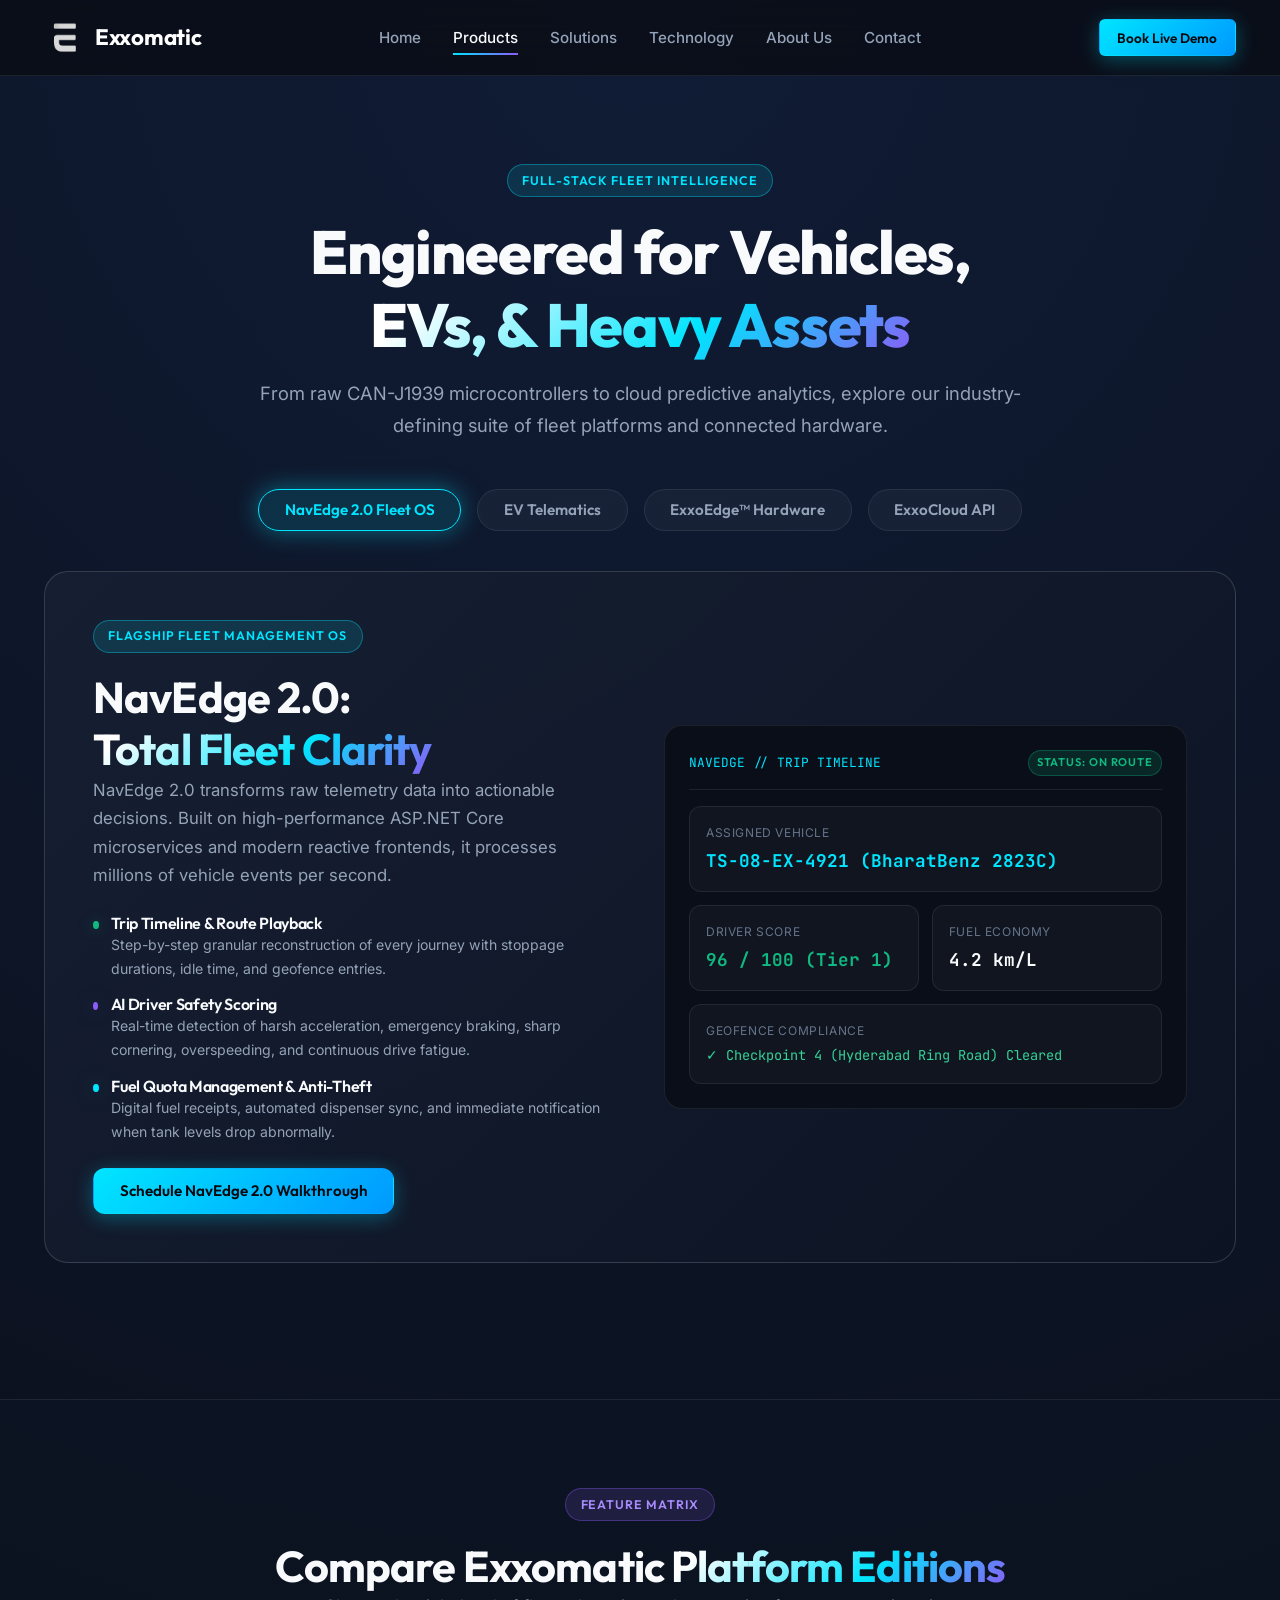
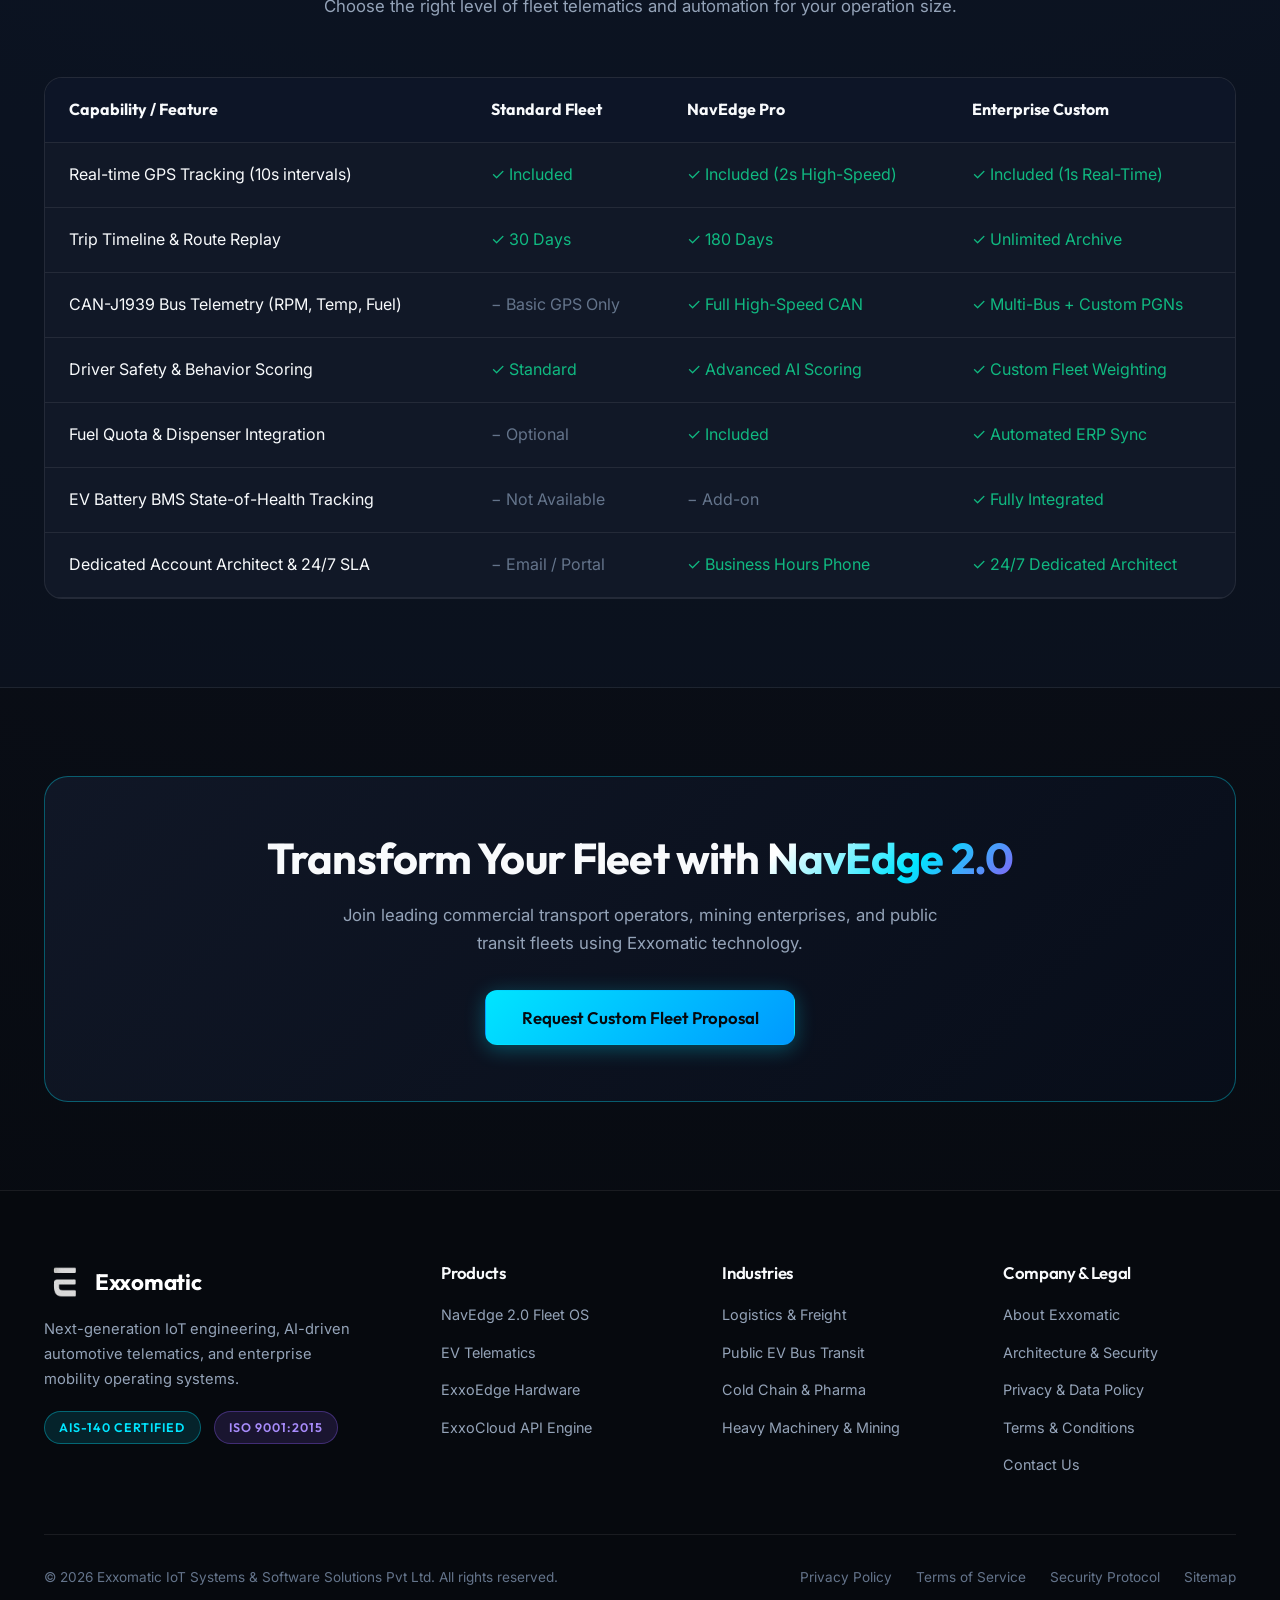
<file: products.html>
<!DOCTYPE html>
<html lang="en">
<head>
  <meta charset="UTF-8">
  <meta name="viewport" content="width=device-width, initial-scale=1.0">
  <title>Products &amp; Platforms | Exxomatic NavEdge 2.0 &amp; EV Telematics</title>
  <meta name="description" content="Explore Exxomatic suite of fleet technologies: NavEdge 2.0 Fleet OS, EV Telematics, AIS-140 certified ExxoEdge hardware, and ExxoCloud APIs.">
  <meta name="keywords" content="NavEdge 2.0, EV platform, fleet OS, CAN bus hardware, telematics tracker, telematics API">
  <meta name="author" content="Exxomatic IoT Systems &amp; Software Solutions Pvt Ltd">
  <link rel="canonical" href="https://exxomatic.in/products">
  
  <meta property="og:type" content="website">
  <meta property="og:title" content="Products &amp; Platforms | Exxomatic">
  <meta property="og:description" content="High-precision fleet operating systems, EV battery analytics, and industrial IoT hardware gateways.">
  <meta property="og:image" content="images/logo.svg">

  <link rel="icon" type="image/png" href="images/mainlogo.png">
  <link rel="apple-touch-icon" href="images/mainlogo.png">
  <link rel="stylesheet" href="css/style.css">

  <script type="application/ld+json">
  {
    "@context": "https://schema.org",
    "@type": "Product",
    "name": "NavEdge 2.0",
    "image": "images/logo.svg",
    "description": "Enterprise fleet management operating system with real-time CAN bus telemetry and driver safety intelligence.",
    "brand": {
      "@type": "Brand",
      "name": "Exxomatic"
    }
  }
  </script>
</head>
<body>

  <div id="site-header"></div>

  <main>
    <!-- PAGE HERO -->
    <section class="section" style="padding-bottom: 2rem;">
      <div class="container text-center" style="max-width: 820px; margin: 0 auto; text-align: center;">
        <div class="badge badge-cyan">Full-Stack Fleet Intelligence</div>
        <h1>Engineered for Vehicles, <span class="text-gradient">EVs, &amp; Heavy Assets</span></h1>
        <p style="font-size: 1.15rem; margin-top: 1rem;">
          From raw CAN-J1939 microcontrollers to cloud predictive analytics, explore our industry-defining suite of fleet platforms and connected hardware.
        </p>
      </div>
    </section>

    <!-- INTERACTIVE PRODUCT TABS CONTAINER -->
    <section class="section" style="padding-top: 1rem;" data-tabs>
      <div class="container">
        <div class="tabs-nav" role="tablist">
          <button class="tab-btn active" data-target="tabNavedge" role="tab" aria-selected="true">NavEdge 2.0 Fleet OS</button>
          <button class="tab-btn" data-target="tabEv" role="tab" aria-selected="false">EV Telematics</button>
          <button class="tab-btn" data-target="tabHardware" role="tab" aria-selected="false">ExxoEdge&trade; Hardware</button>
          <button class="tab-btn" data-target="tabCloud" role="tab" aria-selected="false">ExxoCloud API</button>
        </div>

        <!-- TAB 1: NavEdge 2.0 -->
        <div class="tab-content-panel active" id="tabNavedge" role="tabpanel">
          <span id="navedge"></span>
          <div class="platform-highlight-card">
            <div>
              <div class="badge badge-cyan">Flagship Fleet Management OS</div>
              <h2>NavEdge 2.0: <span class="text-gradient">Total Fleet Clarity</span></h2>
              <p>NavEdge 2.0 transforms raw telemetry data into actionable decisions. Built on high-performance ASP.NET Core microservices and modern reactive frontends, it processes millions of vehicle events per second.</p>
              
              <div style="margin: 1.5rem 0; display: flex; flex-direction: column; gap: 0.9rem;">
                <div style="display: flex; gap: 0.8rem; align-items: flex-start;">
                  <span class="pulse-dot" style="margin-top: 7px;"></span>
                  <div>
                    <h4 style="font-size: 1rem; color: var(--text-primary);">Trip Timeline &amp; Route Playback</h4>
                    <p style="font-size: 0.88rem;">Step-by-step granular reconstruction of every journey with stoppage durations, idle time, and geofence entries.</p>
                  </div>
                </div>
                <div style="display: flex; gap: 0.8rem; align-items: flex-start;">
                  <span class="pulse-dot" style="margin-top: 7px; background-color: var(--purple-primary); box-shadow: var(--purple-glow);"></span>
                  <div>
                    <h4 style="font-size: 1rem; color: var(--text-primary);">AI Driver Safety Scoring</h4>
                    <p style="font-size: 0.88rem;">Real-time detection of harsh acceleration, emergency braking, sharp cornering, overspeeding, and continuous drive fatigue.</p>
                  </div>
                </div>
                <div style="display: flex; gap: 0.8rem; align-items: flex-start;">
                  <span class="pulse-dot" style="margin-top: 7px; background-color: var(--cyan-primary); box-shadow: var(--cyan-glow);"></span>
                  <div>
                    <h4 style="font-size: 1rem; color: var(--text-primary);">Fuel Quota Management &amp; Anti-Theft</h4>
                    <p style="font-size: 0.88rem;">Digital fuel receipts, automated dispenser sync, and immediate notification when tank levels drop abnormally.</p>
                  </div>
                </div>
              </div>

              <button class="btn btn-primary" data-open-modal="demoModal">Schedule NavEdge 2.0 Walkthrough</button>
            </div>

            <!-- Visual Mockup Card -->
            <div class="platform-visual">
              <div style="display: flex; justify-content: space-between; align-items: center; margin-bottom: 1rem; border-bottom: 1px solid var(--border-subtle); padding-bottom: 0.8rem;">
                <span style="font-family: var(--font-mono); font-size: 0.8rem; color: var(--cyan-primary);">NAVEDGE // TRIP TIMELINE</span>
                <span class="badge badge-green" style="margin: 0; padding: 0.2rem 0.5rem; font-size: 0.7rem;">STATUS: ON ROUTE</span>
              </div>
              <div style="display: flex; flex-direction: column; gap: 0.8rem;">
                <div class="metric-box">
                  <div class="metric-label">Assigned Vehicle</div>
                  <div class="metric-val cyan" style="font-size: 1.1rem;">TS-08-EX-4921 (BharatBenz 2823C)</div>
                </div>
                <div style="display: grid; grid-template-columns: 1fr 1fr; gap: 0.8rem;">
                  <div class="metric-box">
                    <div class="metric-label">Driver Score</div>
                    <div class="metric-val green" style="font-size: 1.1rem;">96 / 100 (Tier 1)</div>
                  </div>
                  <div class="metric-box">
                    <div class="metric-label">Fuel Economy</div>
                    <div class="metric-val" style="font-size: 1.1rem;">4.2 km/L</div>
                  </div>
                </div>
                <div class="metric-box">
                  <div class="metric-label">Geofence Compliance</div>
                  <div style="font-size: 0.85rem; color: #34d399; font-family: var(--font-mono);">
                    &check; Checkpoint 4 (Hyderabad Ring Road) Cleared
                  </div>
                </div>
              </div>
            </div>
          </div>
        </div>

        <!-- TAB 2: EV Telematics Platform -->
        <div class="tab-content-panel" id="tabEv" role="tabpanel">
          <span id="ev"></span>
          <div class="platform-highlight-card">
            <div>
              <div class="badge badge-purple">Zero-Emission Telematics</div>
              <h2>EV Platform: <span class="text-gradient">Intelligent EV Telematics</span></h2>
              <p>Designed specifically for electric commercial fleets, municipal e-buses (such as Olectra, Tata Starbus EV), and two/three-wheeler delivery fleets.</p>
              
              <ul class="card-feature-list" style="margin: 1.5rem 0;">
                <li>
                  <svg width="18" height="18" fill="currentColor" viewBox="0 0 16 16"><path d="M13.854 3.646a.5.5 0 0 1 0 .708l-7 7a.5.5 0 0 1-.708 0l-3.5-3.5a.5.5 0 1 1 .708-.708L6.5 10.293l6.646-6.647a.5.5 0 0 1 .708 0z"/></svg>
                  <strong>Cell-Level BMS Diagnostics:</strong> Track individual module voltages, impedance, and State of Health (SoH).
                </li>
                <li>
                  <svg width="18" height="18" fill="currentColor" viewBox="0 0 16 16"><path d="M13.854 3.646a.5.5 0 0 1 0 .708l-7 7a.5.5 0 0 1-.708 0l-3.5-3.5a.5.5 0 1 1 .708-.708L6.5 10.293l6.646-6.647a.5.5 0 0 1 .708 0z"/></svg>
                  <strong>Thermal Runaway Early Warning:</strong> AI curve tracking triggers instant alerts before thermal threshold breach.
                </li>
                <li>
                  <svg width="18" height="18" fill="currentColor" viewBox="0 0 16 16"><path d="M13.854 3.646a.5.5 0 0 1 0 .708l-7 7a.5.5 0 0 1-.708 0l-3.5-3.5a.5.5 0 1 1 .708-.708L6.5 10.293l6.646-6.647a.5.5 0 0 1 .708 0z"/></svg>
                  <strong>Depot Charger Load Balancing:</strong> Avoid demand peaks with automated sequential charging.
                </li>
              </ul>

              <button class="btn btn-primary" data-open-modal="demoModal">Request EV Platform Specification Sheet</button>
            </div>

            <div class="platform-visual">
              <div style="display: flex; justify-content: space-between; align-items: center; margin-bottom: 1rem; border-bottom: 1px solid var(--border-subtle); padding-bottom: 0.8rem;">
                <span style="font-family: var(--font-mono); font-size: 0.8rem; color: #a78bfa;">EV // BMS TELEMETRY</span>
                <span class="badge badge-purple" style="margin: 0; padding: 0.2rem 0.5rem; font-size: 0.7rem;">PACK: 280 kWh</span>
              </div>
              <div style="display: flex; flex-direction: column; gap: 0.8rem;">
                <div class="metric-box">
                  <div class="metric-label">Battery State of Charge (SoC)</div>
                  <div class="metric-val green" style="font-size: 1.4rem;">78.6% (184 km Range)</div>
                </div>
                <div style="display: grid; grid-template-columns: 1fr 1fr; gap: 0.8rem;">
                  <div class="metric-box">
                    <div class="metric-label">Pack Temp</div>
                    <div class="metric-val" style="font-size: 1.1rem;">31.4°C Nominal</div>
                  </div>
                  <div class="metric-box">
                    <div class="metric-label">State of Health (SoH)</div>
                    <div class="metric-val cyan" style="font-size: 1.1rem;">97.8%</div>
                  </div>
                </div>
                <div class="metric-box">
                  <div class="metric-label">Charging State</div>
                  <div style="font-size: 0.85rem; color: #38bdf8; font-family: var(--font-mono);">
                    CCS2 DC Fast Charging // 60 kW Input Active
                  </div>
                </div>
              </div>
            </div>
          </div>
        </div>

        <!-- TAB 3: ExxoEdge Hardware -->
        <div class="tab-content-panel" id="tabHardware" role="tabpanel">
          <span id="hardware"></span>
          <div class="platform-highlight-card">
            <div>
              <div class="badge badge-green">Automotive-Grade Hardware</div>
              <h2>ExxoEdge&trade;: <span class="text-gradient">Ruggedized IoT Gateways</span></h2>
              <p>Hardware engineered to withstand extreme vibrations, dust, water ingress, and high thermal variances across Indian and international transport environments.</p>
              
              <div class="card-grid-2" style="margin: 1.5rem 0; gap: 1rem;">
                <div class="metric-box">
                  <h4 style="font-size: 0.95rem; color: var(--cyan-primary); margin-bottom: 0.3rem;">AIS-140 GPS Unit</h4>
                  <p style="font-size: 0.82rem;">Dual SIM failover, internal emergency battery backup (6 hours), IP67 casing, and panic SOS switch.</p>
                </div>
                <div class="metric-box">
                  <h4 style="font-size: 0.95rem; color: var(--cyan-primary); margin-bottom: 0.3rem;">CAN Bus Telematics Gateway</h4>
                  <p style="font-size: 0.82rem;">Plug-and-play installation in minutes with zero wire slicing. Dual high-speed CAN transceivers.</p>
                </div>
                <div class="metric-box">
                  <h4 style="font-size: 0.95rem; color: var(--cyan-primary); margin-bottom: 0.3rem;">BLE Temp &amp; Door Beacons</h4>
                  <p style="font-size: 0.82rem;">5-year battery life, &plusmn;0.2°C temperature accuracy for refrigerated vaccine and food transport.</p>
                </div>
                <div class="metric-box">
                  <h4 style="font-size: 0.95rem; color: var(--cyan-primary); margin-bottom: 0.3rem;">AI Dashcam Gateway</h4>
                  <p style="font-size: 0.82rem;">Dual HD cameras with edge NPU for real-time driver distraction and forward collision warning.</p>
                </div>
              </div>

              <a href="/contact" class="btn btn-primary">Request Hardware Evaluation Kit</a>
            </div>

            <div class="platform-visual" style="text-align: center;">
              <!-- Embedded SVG Technical Diagram of Hardware -->
              <svg viewBox="0 0 320 220" fill="none" style="margin: 0 auto; max-width: 280px;">
                <rect x="30" y="20" width="260" height="180" rx="16" fill="#141E33" stroke="#00E5FF" stroke-width="2"/>
                <rect x="45" y="35" width="230" height="30" rx="6" fill="#0A0E17"/>
                <circle cx="65" cy="50" r="5" fill="#10B981"/>
                <text x="80" y="54" font-family="'JetBrains Mono', monospace" font-size="10" fill="#94A3B8">AIS-140 EDGE ACTIVE</text>
                
                <!-- Internal Processor Board -->
                <rect x="50" y="80" width="100" height="100" rx="8" fill="#1A2640" stroke="#6366F1"/>
                <text x="65" y="115" font-family="'Outfit', sans-serif" font-weight="700" font-size="12" fill="#FFFFFF">EXXO-NPU</text>
                <text x="65" y="130" font-family="'JetBrains Mono', monospace" font-size="9" fill="#00E5FF">ARM Cortex-M4</text>
                <text x="65" y="145" font-family="'JetBrains Mono', monospace" font-size="8" fill="#94A3B8">CAN-J1939 Dual</text>

                <!-- Antennas & Ports -->
                <circle cx="210" cy="110" r="16" fill="#0E1626" stroke="#00E5FF"/>
                <text x="198" y="114" font-family="'JetBrains Mono', monospace" font-size="9" fill="#00E5FF">GNSS</text>
                
                <circle cx="255" cy="110" r="16" fill="#0E1626" stroke="#8B5CF6"/>
                <text x="242" y="114" font-family="'JetBrains Mono', monospace" font-size="9" fill="#8B5CF6">4G-LTE</text>

                <rect x="180" y="150" width="95" height="26" rx="4" fill="#0A0E17" stroke="#334155"/>
                <text x="190" y="167" font-family="'JetBrains Mono', monospace" font-size="9" fill="#E2E8F0">RS-485 / CAN</text>
              </svg>
            </div>
          </div>
        </div>

        <!-- TAB 4: ExxoCloud API -->
        <div class="tab-content-panel" id="tabCloud" role="tabpanel">
          <span id="cloud"></span>
          <div class="platform-highlight-card">
            <div>
              <div class="badge badge-cyan">Developer &amp; Enterprise APIs</div>
              <h2>ExxoCloud: <span class="text-gradient">Real-Time Telematics Streams</span></h2>
              <p>Seamlessly feed live vehicle coordinates, fuel consumption records, driver duty timelines, and CAN diagnostic trouble codes into your enterprise data warehouse or ERP.</p>
              
              <ul class="card-feature-list" style="margin: 1.5rem 0;">
                <li>
                  <svg width="18" height="18" fill="currentColor" viewBox="0 0 16 16"><path d="M13.854 3.646a.5.5 0 0 1 0 .708l-7 7a.5.5 0 0 1-.708 0l-3.5-3.5a.5.5 0 1 1 .708-.708L6.5 10.293l6.646-6.647a.5.5 0 0 1 .708 0z"/></svg>
                  <strong>RESTful APIs:</strong> Swagger/OpenAPI compliant endpoints with secure JWT and API Key authentication.
                </li>
                <li>
                  <svg width="18" height="18" fill="currentColor" viewBox="0 0 16 16"><path d="M13.854 3.646a.5.5 0 0 1 0 .708l-7 7a.5.5 0 0 1-.708 0l-3.5-3.5a.5.5 0 1 1 .708-.708L6.5 10.293l6.646-6.647a.5.5 0 0 1 .708 0z"/></svg>
                  <strong>Webhooks &amp; Event Subscriptions:</strong> Receive immediate HTTP push notifications when geofences trigger or DTC fault alerts fire.
                </li>
                <li>
                  <svg width="18" height="18" fill="currentColor" viewBox="0 0 16 16"><path d="M13.854 3.646a.5.5 0 0 1 0 .708l-7 7a.5.5 0 0 1-.708 0l-3.5-3.5a.5.5 0 1 1 .708-.708L6.5 10.293l6.646-6.647a.5.5 0 0 1 .708 0z"/></svg>
                  <strong>High Throughput Ingestion:</strong> Built to ingest up to 250,000 packets per second with &lt;15ms latency.
                </li>
              </ul>

              <a href="/contact" class="btn btn-primary">Request API Documentation</a>
            </div>

            <div class="platform-visual">
              <div style="background: #06090e; border-radius: var(--radius-md); padding: 1.2rem; font-family: var(--font-mono); font-size: 0.8rem; color: #a5f3fc; overflow-x: auto;">
                <div style="color: #64748b; margin-bottom: 0.5rem;">// GET /api/v2/telemetry/live/TS08EX4921</div>
                <div>{</div>
                <div style="padding-left: 1.2rem;">"vehicleId": "TS-08-EX-4921",</div>
                <div style="padding-left: 1.2rem;">"latitude": 17.494812,</div>
                <div style="padding-left: 1.2rem;">"longitude": 78.342918,</div>
                <div style="padding-left: 1.2rem;">"speedKmh": 64.2,</div>
                <div style="padding-left: 1.2rem;">"canRpm": 1850,</div>
                <div style="padding-left: 1.2rem;">"fuelLevelPercent": 84.5,</div>
                <div style="padding-left: 1.2rem;">"engineTempC": 88,</div>
                <div style="padding-left: 1.2rem;">"dtcErrors": [],</div>
                <div style="padding-left: 1.2rem;">"driverScore": 96</div>
                <div>}</div>
              </div>
            </div>
          </div>
        </div>
      </div>
    </section>

    <!-- PRODUCT COMPARISON MATRIX -->
    <section class="section section-alt">
      <div class="container">
        <div class="section-header">
          <div class="badge badge-purple">Feature Matrix</div>
          <h2>Compare Exxomatic <span class="text-gradient">Platform Editions</span></h2>
          <p>Choose the right level of fleet telematics and automation for your operation size.</p>
        </div>

        <div class="table-responsive">
          <table class="comparison-table">
            <thead>
              <tr>
                <th>Capability / Feature</th>
                <th>Standard Fleet</th>
                <th>NavEdge Pro</th>
                <th>Enterprise Custom</th>
              </tr>
            </thead>
            <tbody>
              <tr>
                <td>Real-time GPS Tracking (10s intervals)</td>
                <td><span class="check-icon">&check; Included</span></td>
                <td><span class="check-icon">&check; Included (2s High-Speed)</span></td>
                <td><span class="check-icon">&check; Included (1s Real-Time)</span></td>
              </tr>
              <tr>
                <td>Trip Timeline &amp; Route Replay</td>
                <td><span class="check-icon">&check; 30 Days</span></td>
                <td><span class="check-icon">&check; 180 Days</span></td>
                <td><span class="check-icon">&check; Unlimited Archive</span></td>
              </tr>
              <tr>
                <td>CAN-J1939 Bus Telemetry (RPM, Temp, Fuel)</td>
                <td><span class="cross-icon">&minus; Basic GPS Only</span></td>
                <td><span class="check-icon">&check; Full High-Speed CAN</span></td>
                <td><span class="check-icon">&check; Multi-Bus + Custom PGNs</span></td>
              </tr>
              <tr>
                <td>Driver Safety &amp; Behavior Scoring</td>
                <td><span class="check-icon">&check; Standard</span></td>
                <td><span class="check-icon">&check; Advanced AI Scoring</span></td>
                <td><span class="check-icon">&check; Custom Fleet Weighting</span></td>
              </tr>
              <tr>
                <td>Fuel Quota &amp; Dispenser Integration</td>
                <td><span class="cross-icon">&minus; Optional</span></td>
                <td><span class="check-icon">&check; Included</span></td>
                <td><span class="check-icon">&check; Automated ERP Sync</span></td>
              </tr>
              <tr>
                <td>EV Battery BMS State-of-Health Tracking</td>
                <td><span class="cross-icon">&minus; Not Available</span></td>
                <td><span class="cross-icon">&minus; Add-on</span></td>
                <td><span class="check-icon">&check; Fully Integrated</span></td>
              </tr>
              <tr>
                <td>Dedicated Account Architect &amp; 24/7 SLA</td>
                <td><span class="cross-icon">&minus; Email / Portal</span></td>
                <td><span class="check-icon">&check; Business Hours Phone</span></td>
                <td><span class="check-icon">&check; 24/7 Dedicated Architect</span></td>
              </tr>
            </tbody>
          </table>
        </div>
      </div>
    </section>

    <!-- CALL TO ACTION BANNER -->
    <section class="section" style="text-align: center;">
      <div class="container">
        <div style="background: linear-gradient(135deg, rgba(17, 24, 39, 0.95), rgba(8, 14, 26, 0.95)); border: 1px solid var(--border-glow); border-radius: var(--radius-xl); padding: 3.5rem 2rem;">
          <h2>Transform Your Fleet with <span class="text-gradient">NavEdge 2.0</span></h2>
          <p style="margin: 1rem auto 2rem auto; max-width: 600px;">Join leading commercial transport operators, mining enterprises, and public transit fleets using Exxomatic technology.</p>
          <button class="btn btn-primary btn-lg" data-open-modal="demoModal">Request Custom Fleet Proposal</button>
        </div>
      </div>
    </section>
  </main>

  <div id="site-footer"></div>

  <script src="js/layout.js"></script>
  <script src="js/main.js"></script>
</body>
</html>
</file>
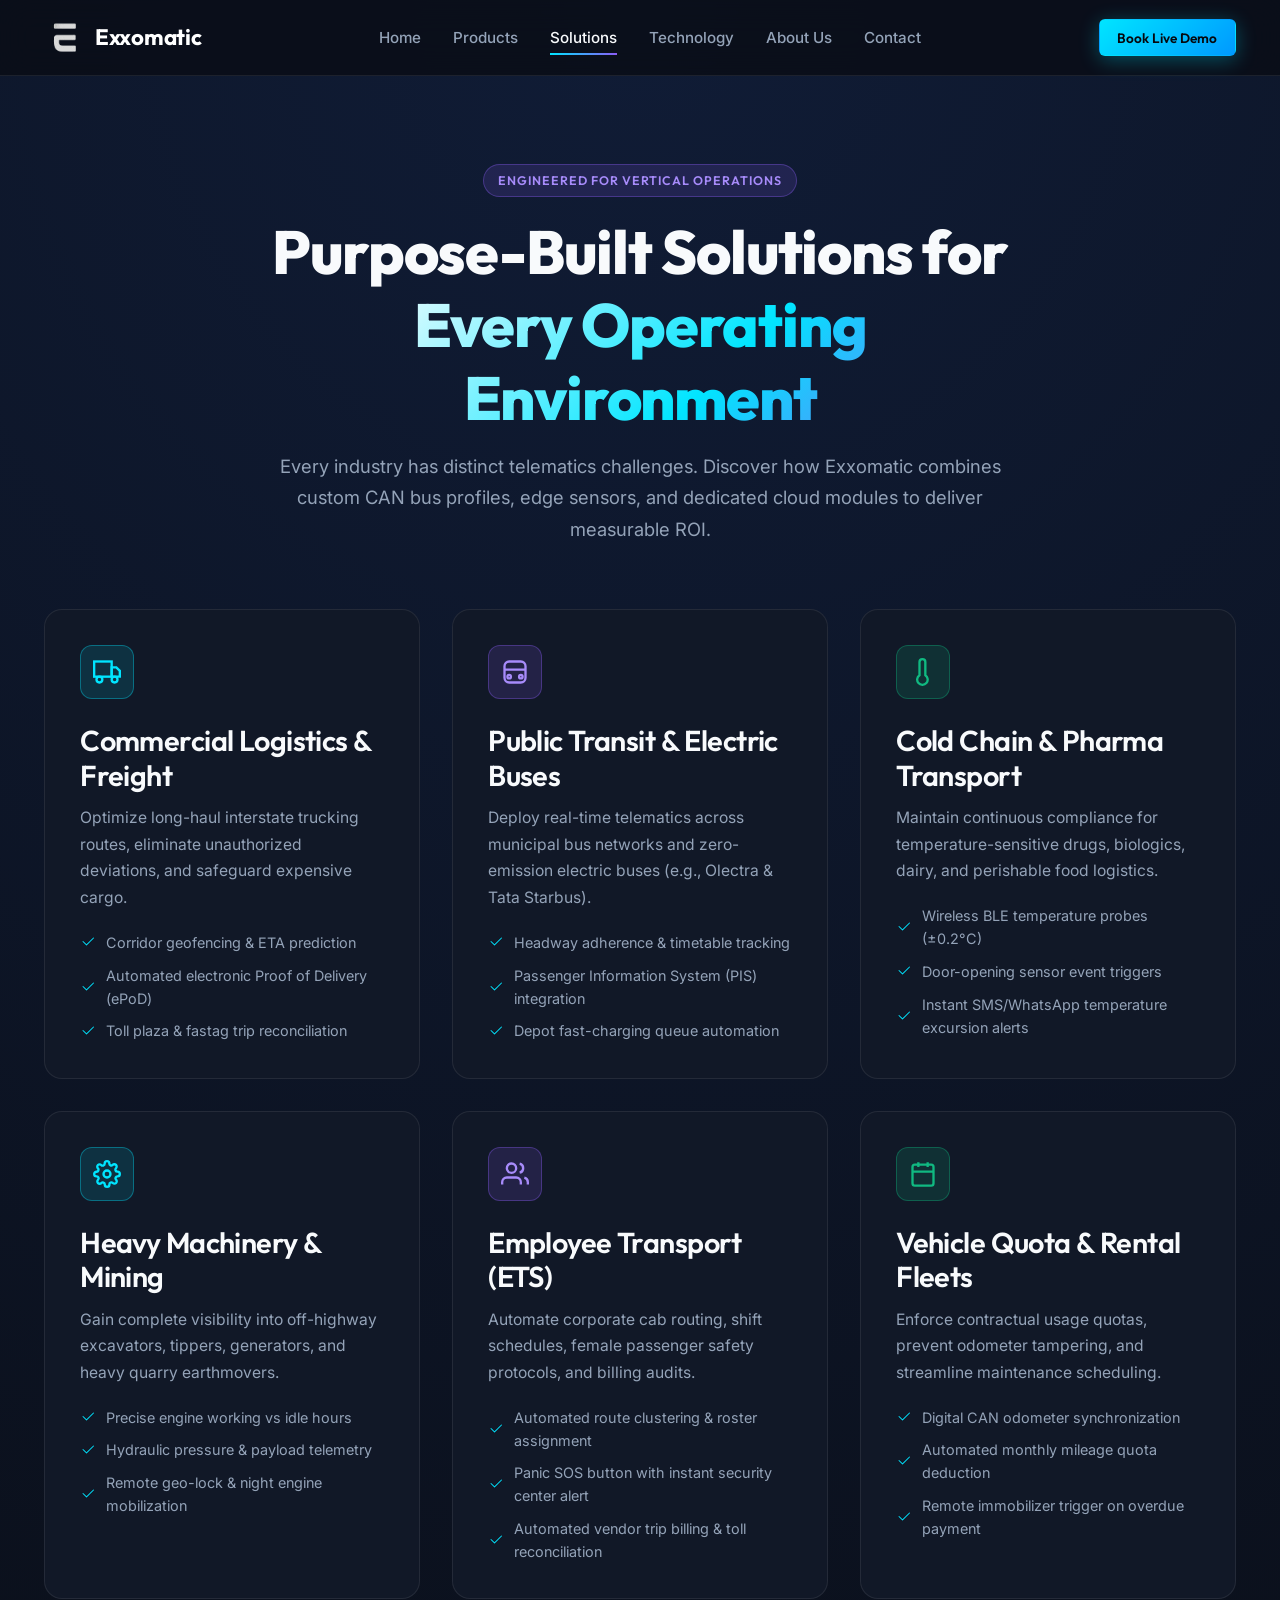
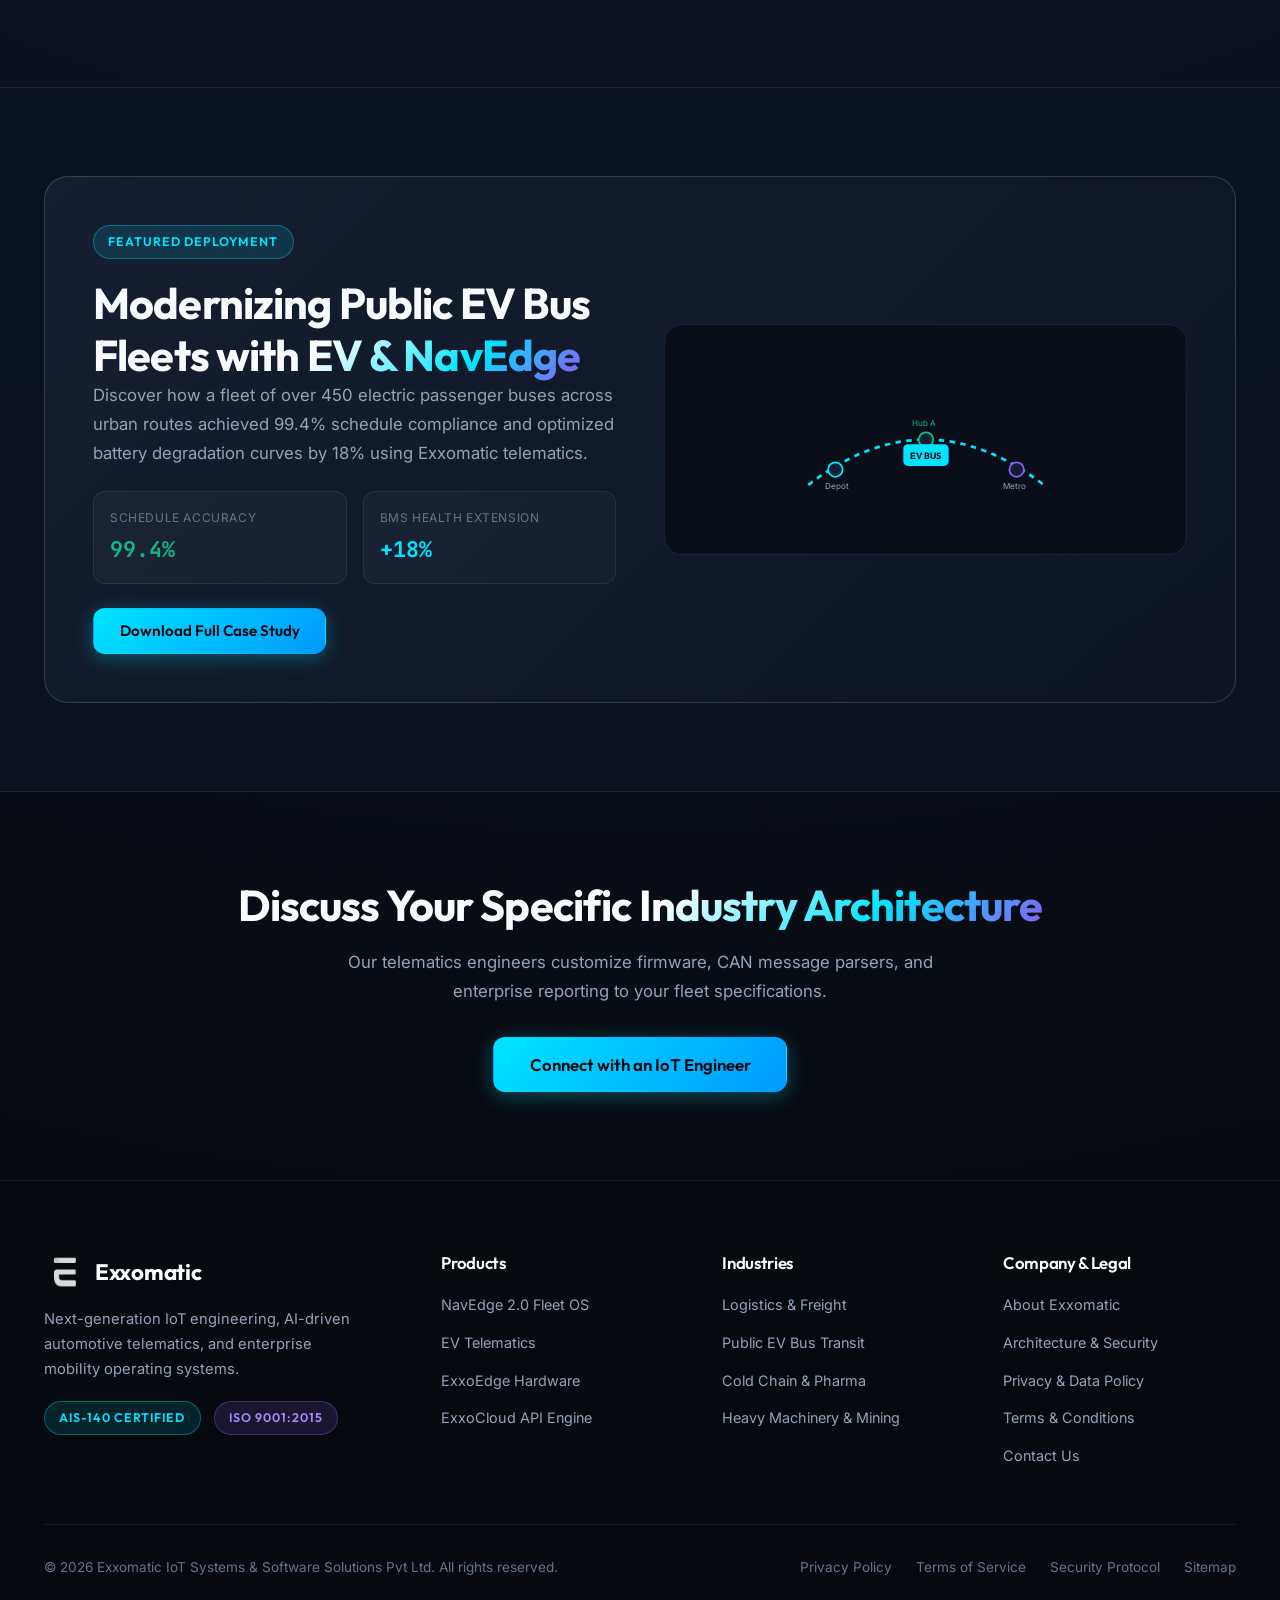
<file: solutions.html>
<!DOCTYPE html>
<html lang="en">
<head>
  <meta charset="UTF-8">
  <meta name="viewport" content="width=device-width, initial-scale=1.0">
  <title>Industry Solutions | Exxomatic Connected Fleet &amp; IoT</title>
  <meta name="description" content="Tailored telematics and IoT solutions for commercial logistics, public transit e-buses, pharmaceutical cold chains, mining machinery, and employee transport.">
  <meta name="keywords" content="commercial fleet telematics, cold chain monitoring, EV bus tracking, mining fleet IoT, employee transport system">
  <meta name="author" content="Exxomatic IoT Systems &amp; Software Solutions Pvt Ltd">
  <link rel="canonical" href="https://exxomatic.in/solutions">
  
  <meta property="og:type" content="website">
  <meta property="og:title" content="Industry Solutions | Exxomatic">
  <meta property="og:description" content="Purpose-built telematics for logistics, EV transit, cold chains, and industrial machinery.">
  <meta property="og:image" content="images/logo.svg">

  <link rel="icon" type="image/png" href="images/mainlogo.png">
  <link rel="apple-touch-icon" href="images/mainlogo.png">
  <link rel="stylesheet" href="css/style.css">

  <script type="application/ld+json">
  {
    "@context": "https://schema.org",
    "@type": "Service",
    "name": "Exxomatic Fleet Telematics Solutions",
    "provider": {
      "@type": "Organization",
      "name": "Exxomatic"
    },
    "serviceType": "Fleet Telematics & IoT Engineering"
  }
  </script>
</head>
<body>

  <div id="site-header"></div>

  <main>
    <!-- HERO SECTION -->
    <section class="section" style="padding-bottom: 2rem;">
      <div class="container text-center" style="max-width: 820px; margin: 0 auto; text-align: center;">
        <div class="badge badge-purple">Engineered For Vertical Operations</div>
        <h1>Purpose-Built Solutions for <span class="text-gradient">Every Operating Environment</span></h1>
        <p style="font-size: 1.15rem; margin-top: 1rem;">
          Every industry has distinct telematics challenges. Discover how Exxomatic combines custom CAN bus profiles, edge sensors, and dedicated cloud modules to deliver measurable ROI.
        </p>
      </div>
    </section>

    <!-- SOLUTIONS GRID -->
    <section class="section" style="padding-top: 2rem;">
      <div class="container">
        <div class="card-grid-3">
          <!-- 1. Commercial Logistics & Freight -->
          <div class="card" id="logistics">
            <div class="card-icon">
              <svg width="28" height="28" fill="none" stroke="currentColor" stroke-width="2" viewBox="0 0 24 24">
                <rect x="1" y="3" width="15" height="13"></rect>
                <polygon points="16 8 20 8 23 11 23 16 16 16 16 8"></polygon>
                <circle cx="5.5" cy="18.5" r="2.5"></circle>
                <circle cx="18.5" cy="18.5" r="2.5"></circle>
              </svg>
            </div>
            <h3>Commercial Logistics &amp; Freight</h3>
            <p>Optimize long-haul interstate trucking routes, eliminate unauthorized deviations, and safeguard expensive cargo.</p>
            <ul class="card-feature-list">
              <li>
                <svg width="16" height="16" fill="currentColor" viewBox="0 0 16 16"><path d="M13.854 3.646a.5.5 0 0 1 0 .708l-7 7a.5.5 0 0 1-.708 0l-3.5-3.5a.5.5 0 1 1 .708-.708L6.5 10.293l6.646-6.647a.5.5 0 0 1 .708 0z"/></svg>
                Corridor geofencing &amp; ETA prediction
              </li>
              <li>
                <svg width="16" height="16" fill="currentColor" viewBox="0 0 16 16"><path d="M13.854 3.646a.5.5 0 0 1 0 .708l-7 7a.5.5 0 0 1-.708 0l-3.5-3.5a.5.5 0 1 1 .708-.708L6.5 10.293l6.646-6.647a.5.5 0 0 1 .708 0z"/></svg>
                Automated electronic Proof of Delivery (ePoD)
              </li>
              <li>
                <svg width="16" height="16" fill="currentColor" viewBox="0 0 16 16"><path d="M13.854 3.646a.5.5 0 0 1 0 .708l-7 7a.5.5 0 0 1-.708 0l-3.5-3.5a.5.5 0 1 1 .708-.708L6.5 10.293l6.646-6.647a.5.5 0 0 1 .708 0z"/></svg>
                Toll plaza &amp; fastag trip reconciliation
              </li>
            </ul>
          </div>

          <!-- 2. Public Transit & Smart Buses -->
          <div class="card" id="transit">
            <div class="card-icon purple">
              <svg width="28" height="28" fill="none" stroke="currentColor" stroke-width="2" viewBox="0 0 24 24">
                <rect x="3" y="3" width="18" height="18" rx="4"></rect>
                <path d="M3 10h18"></path>
                <circle cx="7" cy="16" r="1.5"></circle>
                <circle cx="17" cy="16" r="1.5"></circle>
              </svg>
            </div>
            <h3>Public Transit &amp; Electric Buses</h3>
            <p>Deploy real-time telematics across municipal bus networks and zero-emission electric buses (e.g., Olectra &amp; Tata Starbus).</p>
            <ul class="card-feature-list">
              <li>
                <svg width="16" height="16" fill="currentColor" viewBox="0 0 16 16"><path d="M13.854 3.646a.5.5 0 0 1 0 .708l-7 7a.5.5 0 0 1-.708 0l-3.5-3.5a.5.5 0 1 1 .708-.708L6.5 10.293l6.646-6.647a.5.5 0 0 1 .708 0z"/></svg>
                Headway adherence &amp; timetable tracking
              </li>
              <li>
                <svg width="16" height="16" fill="currentColor" viewBox="0 0 16 16"><path d="M13.854 3.646a.5.5 0 0 1 0 .708l-7 7a.5.5 0 0 1-.708 0l-3.5-3.5a.5.5 0 1 1 .708-.708L6.5 10.293l6.646-6.647a.5.5 0 0 1 .708 0z"/></svg>
                Passenger Information System (PIS) integration
              </li>
              <li>
                <svg width="16" height="16" fill="currentColor" viewBox="0 0 16 16"><path d="M13.854 3.646a.5.5 0 0 1 0 .708l-7 7a.5.5 0 0 1-.708 0l-3.5-3.5a.5.5 0 1 1 .708-.708L6.5 10.293l6.646-6.647a.5.5 0 0 1 .708 0z"/></svg>
                Depot fast-charging queue automation
              </li>
            </ul>
          </div>

          <!-- 3. Cold Chain & Pharma -->
          <div class="card" id="coldchain">
            <div class="card-icon green">
              <svg width="28" height="28" fill="none" stroke="currentColor" stroke-width="2" viewBox="0 0 24 24">
                <path d="M14 14.76V3.5a2.5 2.5 0 0 0-5 0v11.26a4.5 4.5 0 1 0 5 0z"></path>
              </svg>
            </div>
            <h3>Cold Chain &amp; Pharma Transport</h3>
            <p>Maintain continuous compliance for temperature-sensitive drugs, biologics, dairy, and perishable food logistics.</p>
            <ul class="card-feature-list">
              <li>
                <svg width="16" height="16" fill="currentColor" viewBox="0 0 16 16"><path d="M13.854 3.646a.5.5 0 0 1 0 .708l-7 7a.5.5 0 0 1-.708 0l-3.5-3.5a.5.5 0 1 1 .708-.708L6.5 10.293l6.646-6.647a.5.5 0 0 1 .708 0z"/></svg>
                Wireless BLE temperature probes (&plusmn;0.2°C)
              </li>
              <li>
                <svg width="16" height="16" fill="currentColor" viewBox="0 0 16 16"><path d="M13.854 3.646a.5.5 0 0 1 0 .708l-7 7a.5.5 0 0 1-.708 0l-3.5-3.5a.5.5 0 1 1 .708-.708L6.5 10.293l6.646-6.647a.5.5 0 0 1 .708 0z"/></svg>
                Door-opening sensor event triggers
              </li>
              <li>
                <svg width="16" height="16" fill="currentColor" viewBox="0 0 16 16"><path d="M13.854 3.646a.5.5 0 0 1 0 .708l-7 7a.5.5 0 0 1-.708 0l-3.5-3.5a.5.5 0 1 1 .708-.708L6.5 10.293l6.646-6.647a.5.5 0 0 1 .708 0z"/></svg>
                Instant SMS/WhatsApp temperature excursion alerts
              </li>
            </ul>
          </div>

          <!-- 4. Heavy Machinery & Mining -->
          <div class="card" id="heavy">
            <div class="card-icon">
              <svg width="28" height="28" fill="none" stroke="currentColor" stroke-width="2" viewBox="0 0 24 24">
                <circle cx="12" cy="12" r="3"></circle>
                <path d="M19.4 15a1.65 1.65 0 0 0 .33 1.82l.06.06a2 2 0 0 1 0 2.83 2 2 0 0 1-2.83 0l-.06-.06a1.65 1.65 0 0 0-1.82-.33 1.65 1.65 0 0 0-1 1.51V21a2 2 0 0 1-2 2 2 2 0 0 1-2-2v-.09A1.65 1.65 0 0 0 9 19.4a1.65 1.65 0 0 0-1.82.33l-.06.06a2 2 0 0 1-2.83 0 2 2 0 0 1 0-2.83l.06-.06a1.65 1.65 0 0 0 .33-1.82 1.65 1.65 0 0 0-1.51-1H3a2 2 0 0 1-2-2 2 2 0 0 1 2-2h.09A1.65 1.65 0 0 0 4.6 9a1.65 1.65 0 0 0-.33-1.82l-.06-.06a2 2 0 0 1 0-2.83 2 2 0 0 1 2.83 0l.06.06a1.65 1.65 0 0 0 1.82.33H9a1.65 1.65 0 0 0 1-1.51V3a2 2 0 0 1 2-2 2 2 0 0 1 2 2v.09a1.65 1.65 0 0 0 1 1.51 1.65 1.65 0 0 0 1.82-.33l.06-.06a2 2 0 0 1 2.83 0 2 2 0 0 1 0 2.83l-.06.06a1.65 1.65 0 0 0-.33 1.82V9a1.65 1.65 0 0 0 1.51 1H21a2 2 0 0 1 2 2 2 2 0 0 1-2 2h-.09a1.65 1.65 0 0 0-1.51 1z"></path>
              </svg>
            </div>
            <h3>Heavy Machinery &amp; Mining</h3>
            <p>Gain complete visibility into off-highway excavators, tippers, generators, and heavy quarry earthmovers.</p>
            <ul class="card-feature-list">
              <li>
                <svg width="16" height="16" fill="currentColor" viewBox="0 0 16 16"><path d="M13.854 3.646a.5.5 0 0 1 0 .708l-7 7a.5.5 0 0 1-.708 0l-3.5-3.5a.5.5 0 1 1 .708-.708L6.5 10.293l6.646-6.647a.5.5 0 0 1 .708 0z"/></svg>
                Precise engine working vs idle hours
              </li>
              <li>
                <svg width="16" height="16" fill="currentColor" viewBox="0 0 16 16"><path d="M13.854 3.646a.5.5 0 0 1 0 .708l-7 7a.5.5 0 0 1-.708 0l-3.5-3.5a.5.5 0 1 1 .708-.708L6.5 10.293l6.646-6.647a.5.5 0 0 1 .708 0z"/></svg>
                Hydraulic pressure &amp; payload telemetry
              </li>
              <li>
                <svg width="16" height="16" fill="currentColor" viewBox="0 0 16 16"><path d="M13.854 3.646a.5.5 0 0 1 0 .708l-7 7a.5.5 0 0 1-.708 0l-3.5-3.5a.5.5 0 1 1 .708-.708L6.5 10.293l6.646-6.647a.5.5 0 0 1 .708 0z"/></svg>
                Remote geo-lock &amp; night engine mobilization
              </li>
            </ul>
          </div>

          <!-- 5. Employee Transport Services (ETS) -->
          <div class="card" id="ets">
            <div class="card-icon purple">
              <svg width="28" height="28" fill="none" stroke="currentColor" stroke-width="2" viewBox="0 0 24 24">
                <path d="M17 21v-2a4 4 0 0 0-4-4H5a4 4 0 0 0-4 4v2"></path>
                <circle cx="9" cy="7" r="4"></circle>
                <path d="M23 21v-2a4 4 0 0 0-3-3.87"></path>
                <path d="M16 3.13a4 4 0 0 1 0 7.75"></path>
              </svg>
            </div>
            <h3>Employee Transport (ETS)</h3>
            <p>Automate corporate cab routing, shift schedules, female passenger safety protocols, and billing audits.</p>
            <ul class="card-feature-list">
              <li>
                <svg width="16" height="16" fill="currentColor" viewBox="0 0 16 16"><path d="M13.854 3.646a.5.5 0 0 1 0 .708l-7 7a.5.5 0 0 1-.708 0l-3.5-3.5a.5.5 0 1 1 .708-.708L6.5 10.293l6.646-6.647a.5.5 0 0 1 .708 0z"/></svg>
                Automated route clustering &amp; roster assignment
              </li>
              <li>
                <svg width="16" height="16" fill="currentColor" viewBox="0 0 16 16"><path d="M13.854 3.646a.5.5 0 0 1 0 .708l-7 7a.5.5 0 0 1-.708 0l-3.5-3.5a.5.5 0 1 1 .708-.708L6.5 10.293l6.646-6.647a.5.5 0 0 1 .708 0z"/></svg>
                Panic SOS button with instant security center alert
              </li>
              <li>
                <svg width="16" height="16" fill="currentColor" viewBox="0 0 16 16"><path d="M13.854 3.646a.5.5 0 0 1 0 .708l-7 7a.5.5 0 0 1-.708 0l-3.5-3.5a.5.5 0 1 1 .708-.708L6.5 10.293l6.646-6.647a.5.5 0 0 1 .708 0z"/></svg>
                Automated vendor trip billing &amp; toll reconciliation
              </li>
            </ul>
          </div>

          <!-- 6. Rental & Vehicle Quota Management -->
          <div class="card" id="rental">
            <div class="card-icon green">
              <svg width="28" height="28" fill="none" stroke="currentColor" stroke-width="2" viewBox="0 0 24 24">
                <rect x="3" y="4" width="18" height="18" rx="2" ry="2"></rect>
                <line x1="16" y1="2" x2="16" y2="6"></line>
                <line x1="8" y1="2" x2="8" y2="6"></line>
                <line x1="3" y1="10" x2="21" y2="10"></line>
              </svg>
            </div>
            <h3>Vehicle Quota &amp; Rental Fleets</h3>
            <p>Enforce contractual usage quotas, prevent odometer tampering, and streamline maintenance scheduling.</p>
            <ul class="card-feature-list">
              <li>
                <svg width="16" height="16" fill="currentColor" viewBox="0 0 16 16"><path d="M13.854 3.646a.5.5 0 0 1 0 .708l-7 7a.5.5 0 0 1-.708 0l-3.5-3.5a.5.5 0 1 1 .708-.708L6.5 10.293l6.646-6.647a.5.5 0 0 1 .708 0z"/></svg>
                Digital CAN odometer synchronization
              </li>
              <li>
                <svg width="16" height="16" fill="currentColor" viewBox="0 0 16 16"><path d="M13.854 3.646a.5.5 0 0 1 0 .708l-7 7a.5.5 0 0 1-.708 0l-3.5-3.5a.5.5 0 1 1 .708-.708L6.5 10.293l6.646-6.647a.5.5 0 0 1 .708 0z"/></svg>
                Automated monthly mileage quota deduction
              </li>
              <li>
                <svg width="16" height="16" fill="currentColor" viewBox="0 0 16 16"><path d="M13.854 3.646a.5.5 0 0 1 0 .708l-7 7a.5.5 0 0 1-.708 0l-3.5-3.5a.5.5 0 1 1 .708-.708L6.5 10.293l6.646-6.647a.5.5 0 0 1 .708 0z"/></svg>
                Remote immobilizer trigger on overdue payment
              </li>
            </ul>
          </div>
        </div>
      </div>
    </section>

    <!-- CASE STUDY SPOTLIGHT -->
    <section class="section section-alt">
      <div class="container">
        <div class="platform-highlight-card" style="margin-bottom: 0;">
          <div>
            <div class="badge badge-cyan">Featured Deployment</div>
            <h2>Modernizing Public EV Bus Fleets with <span class="text-gradient">EV &amp; NavEdge</span></h2>
            <p>Discover how a fleet of over 450 electric passenger buses across urban routes achieved 99.4% schedule compliance and optimized battery degradation curves by 18% using Exxomatic telematics.</p>
            <div style="display: grid; grid-template-columns: 1fr 1fr; gap: 1rem; margin: 1.5rem 0;">
              <div class="metric-box">
                <div class="metric-label">Schedule Accuracy</div>
                <div class="metric-val green">99.4%</div>
              </div>
              <div class="metric-box">
                <div class="metric-label">BMS Health Extension</div>
                <div class="metric-val cyan">+18%</div>
              </div>
            </div>
            <button class="btn btn-primary" data-open-modal="demoModal">Download Full Case Study</button>
          </div>

          <div class="platform-visual" style="display: flex; flex-direction: column; justify-content: center; align-items: center;">
            <svg viewBox="0 0 320 200" fill="none" style="max-width: 290px;">
              <!-- City Transit Path & Electric Bus Graphic -->
              <path d="M30 150 Q160 50 290 150" stroke="#00E5FF" stroke-width="3" stroke-dasharray="6 6"/>
              
              <!-- Stops -->
              <circle cx="60" cy="133" r="8" fill="#141E33" stroke="#00E5FF" stroke-width="2"/>
              <text x="48" y="155" font-family="'Inter', sans-serif" font-size="9" fill="#94A3B8">Depot</text>

              <circle cx="160" cy="100" r="8" fill="#141E33" stroke="#10B981" stroke-width="2"/>
              <text x="145" y="85" font-family="'Inter', sans-serif" font-size="9" fill="#10B981">Hub A</text>

              <circle cx="260" cy="133" r="8" fill="#141E33" stroke="#8B5CF6" stroke-width="2"/>
              <text x="245" y="155" font-family="'Inter', sans-serif" font-size="9" fill="#94A3B8">Metro</text>

              <!-- Moving EV Bus Icon -->
              <rect x="135" cy="105" width="50" height="24" rx="5" fill="#00E5FF" x="135" y="105"/>
              <text x="142" y="121" font-family="'Outfit', sans-serif" font-weight="700" font-size="10" fill="#06090E">EV BUS</text>
            </svg>
          </div>
        </div>
      </div>
    </section>

    <!-- CTA BANNER -->
    <section class="section" style="text-align: center;">
      <div class="container">
        <h2>Discuss Your Specific <span class="text-gradient">Industry Architecture</span></h2>
        <p style="margin: 1rem auto 2rem auto; max-width: 600px;">Our telematics engineers customize firmware, CAN message parsers, and enterprise reporting to your fleet specifications.</p>
        <button class="btn btn-primary btn-lg" data-open-modal="demoModal">Connect with an IoT Engineer</button>
      </div>
    </section>
  </main>

  <div id="site-footer"></div>

  <script src="js/layout.js"></script>
  <script src="js/main.js"></script>
</body>
</html>
</file>
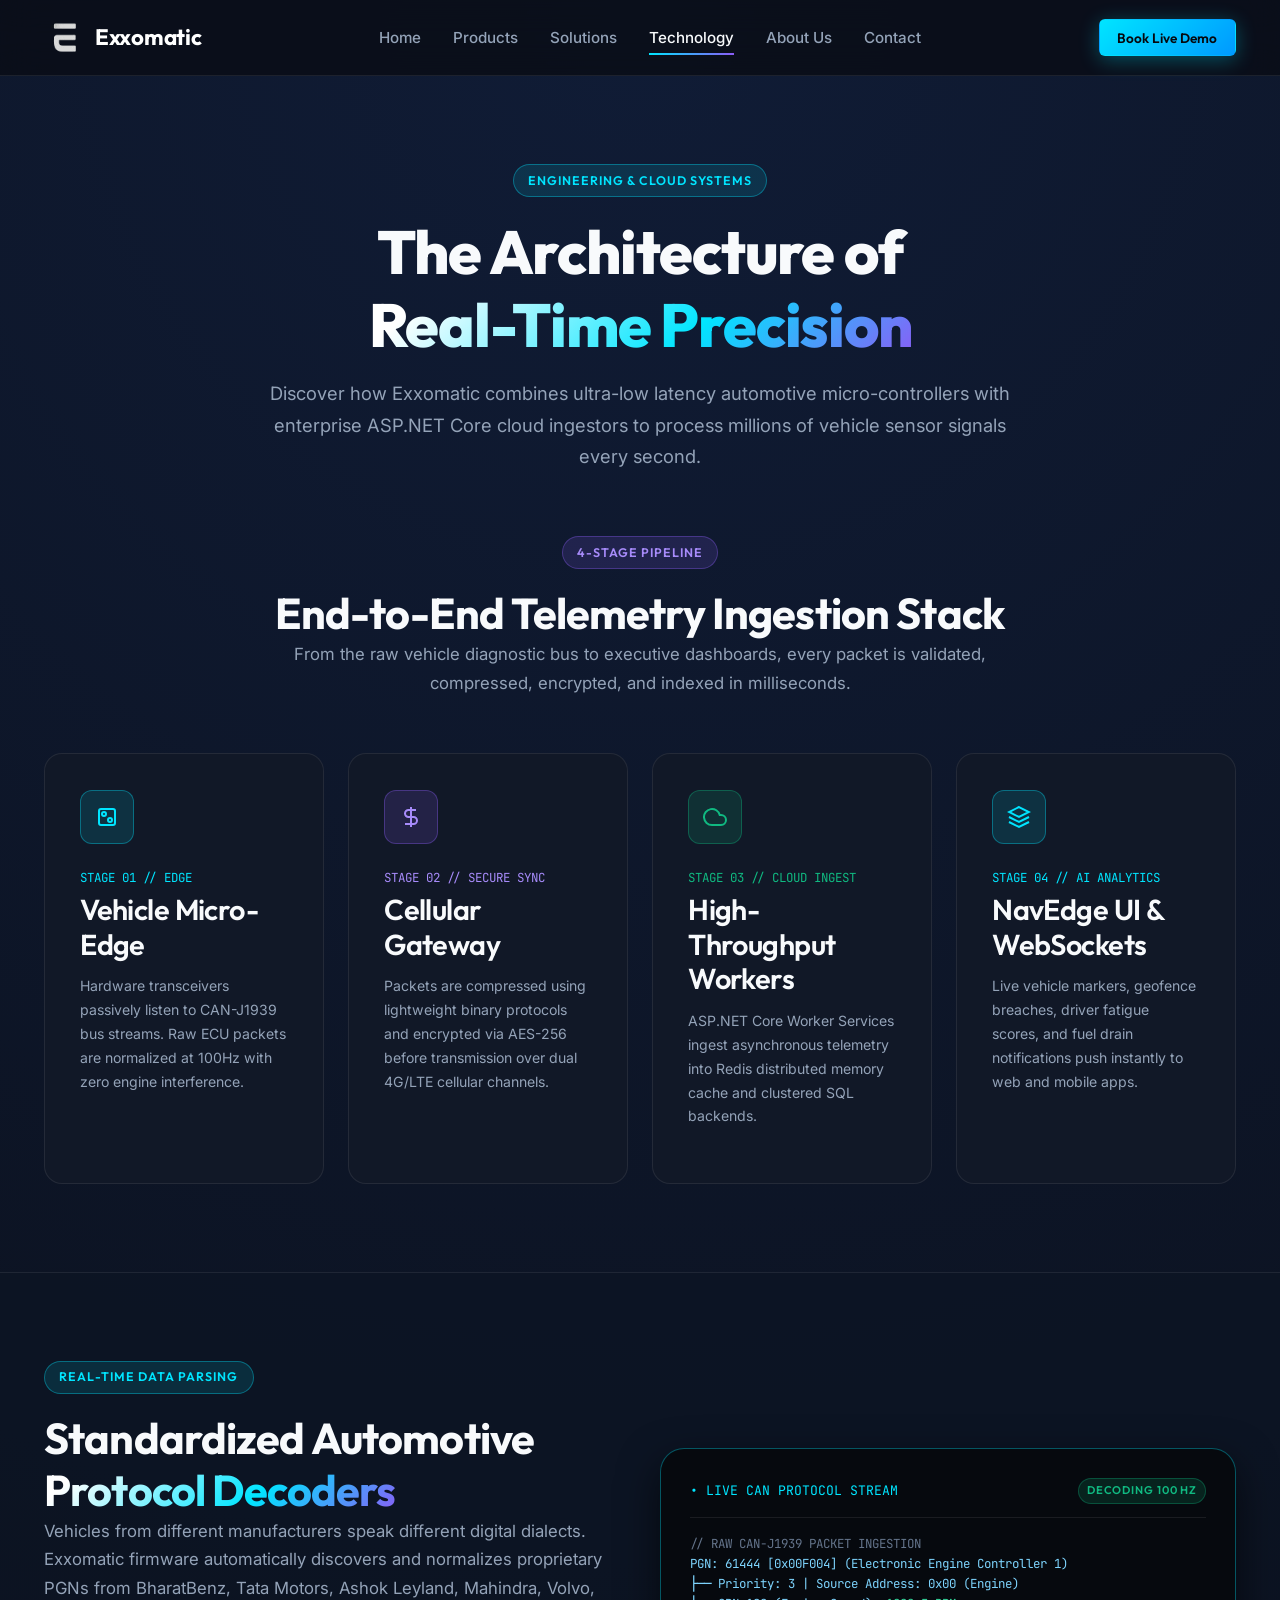
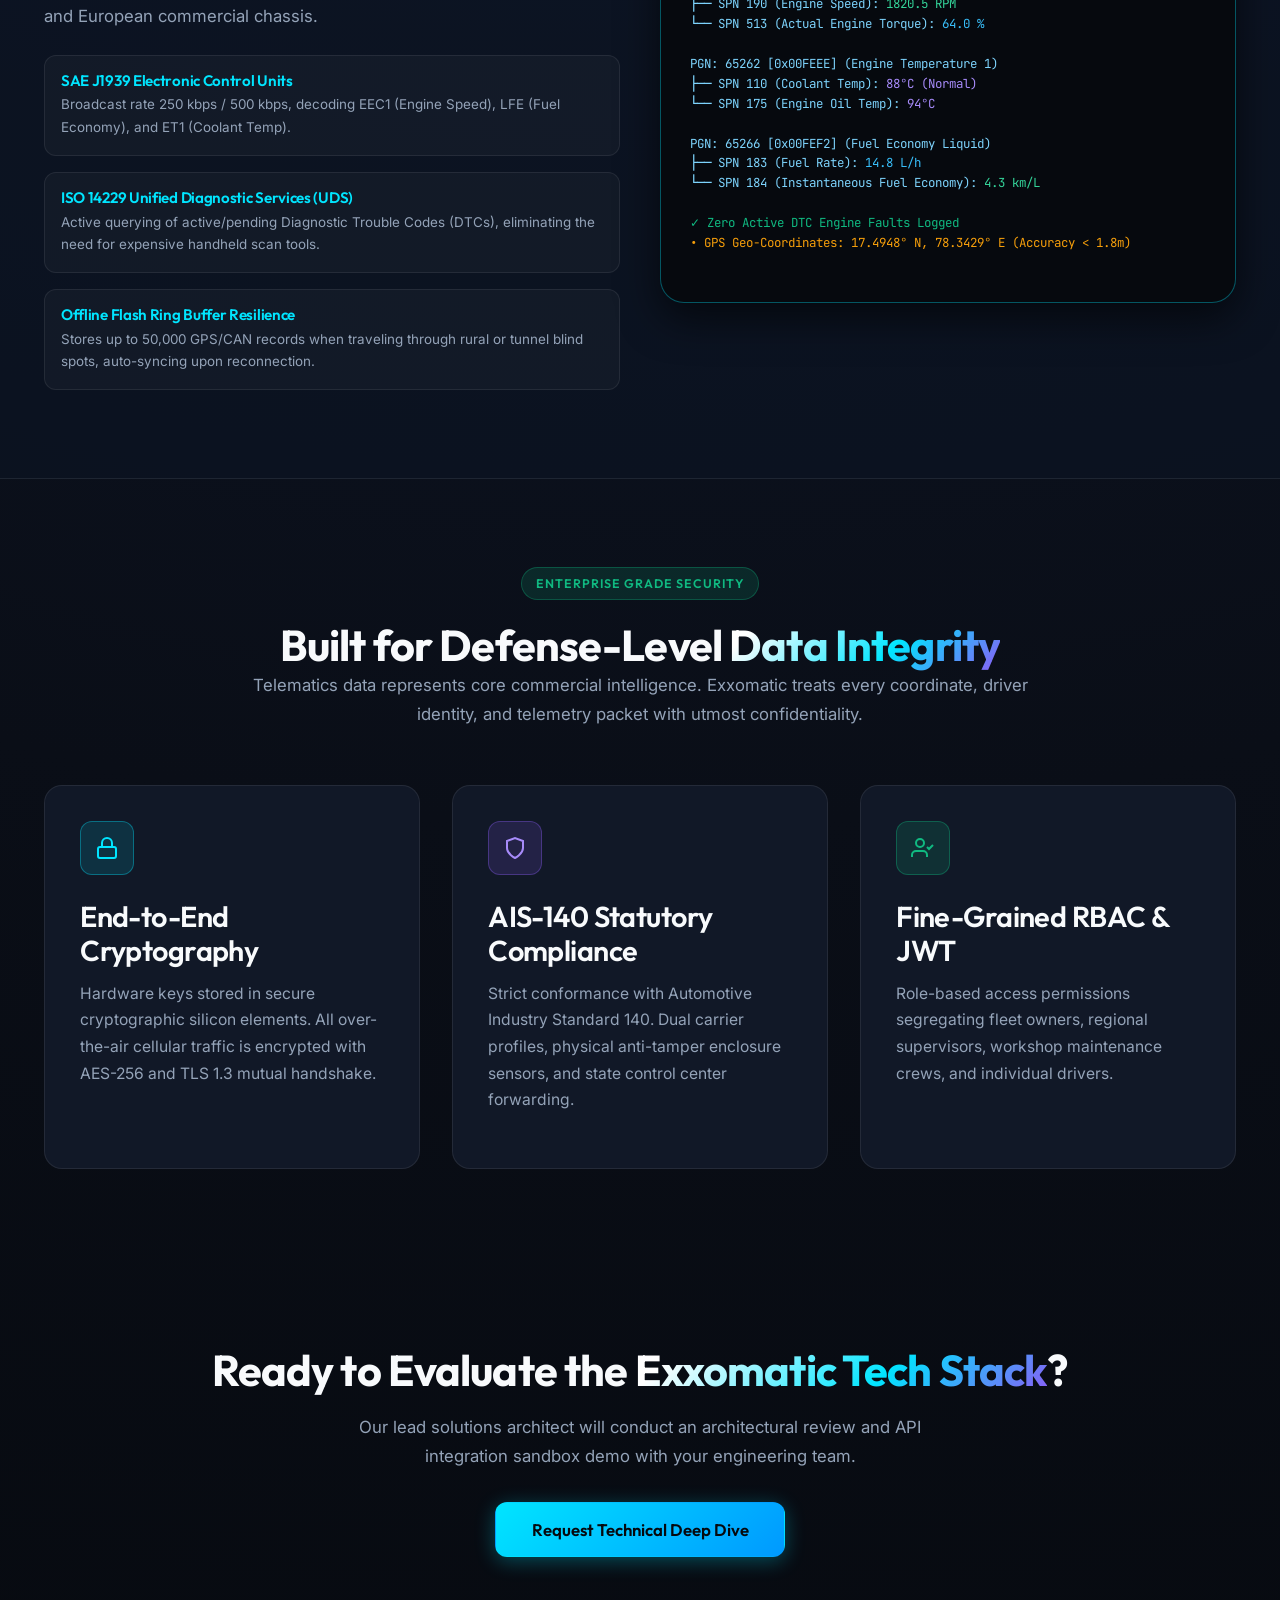
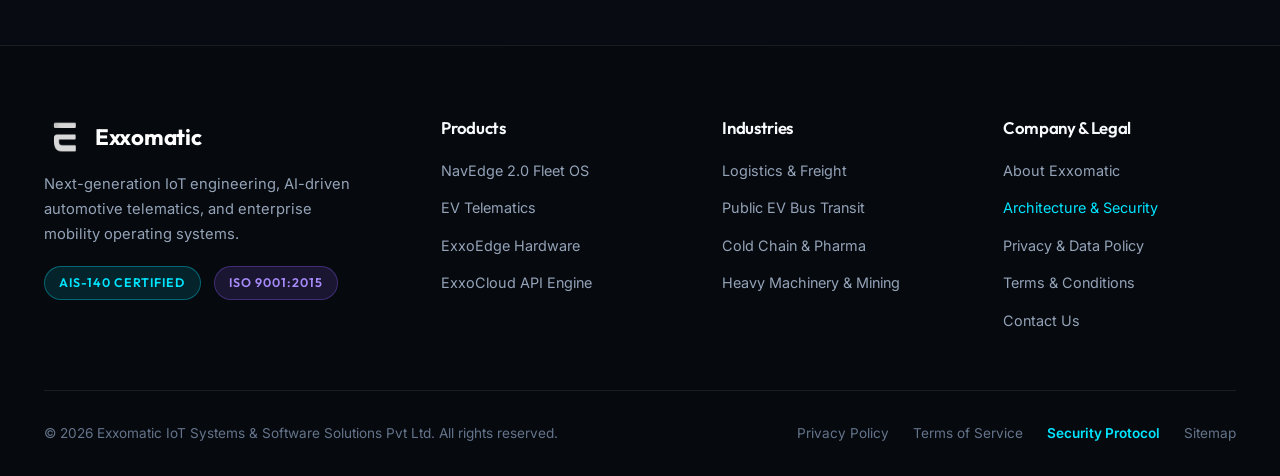
<file: technology.html>
<!DOCTYPE html>
<html lang="en">
<head>
  <meta charset="UTF-8">
  <meta name="viewport" content="width=device-width, initial-scale=1.0">
  <title>Technology &amp; Architecture | Exxomatic High-Throughput IoT</title>
  <meta name="description" content="Explore Exxomatic technology stack: CAN-J1939 protocol decoders, edge computing firmware, high-throughput cloud ingestion workers, and military-grade encryption.">
  <meta name="keywords" content="CAN-J1939, telematics architecture, IoT edge computing, fleet telemetry pipeline, AIS-140 security">
  <meta name="author" content="Exxomatic IoT Systems &amp; Software Solutions Pvt Ltd">
  <link rel="canonical" href="https://exxomatic.in/technology">
  
  <meta property="og:type" content="website">
  <meta property="og:title" content="Technology &amp; Architecture | Exxomatic">
  <meta property="og:description" content="Inside the high-precision edge computing and cloud telemetry pipelines powering Exxomatic platforms.">
  <meta property="og:image" content="images/logo.svg">

  <link rel="icon" type="image/png" href="images/mainlogo.png">
  <link rel="apple-touch-icon" href="images/mainlogo.png">
  <link rel="stylesheet" href="css/style.css">

  <script type="application/ld+json">
  {
    "@context": "https://schema.org",
    "@type": "TechArticle",
    "headline": "Exxomatic IoT Telematics Architecture & Security Protocols",
    "author": {
      "@type": "Organization",
      "name": "Exxomatic"
    }
  }
  </script>
</head>
<body>

  <div id="site-header"></div>

  <main>
    <!-- HERO SECTION -->
    <section class="section" style="padding-bottom: 2rem;">
      <div class="container text-center" style="max-width: 820px; margin: 0 auto; text-align: center;">
        <div class="badge badge-cyan">Engineering &amp; Cloud Systems</div>
        <h1>The Architecture of <span class="text-gradient">Real-Time Precision</span></h1>
        <p style="font-size: 1.15rem; margin-top: 1rem;">
          Discover how Exxomatic combines ultra-low latency automotive micro-controllers with enterprise ASP.NET Core cloud ingestors to process millions of vehicle sensor signals every second.
        </p>
      </div>
    </section>

    <!-- ARCHITECTURE FLOWCHART / 4-TIER ARCHITECTURE -->
    <section class="section" style="padding-top: 2rem;">
      <div class="container">
        <div class="section-header">
          <div class="badge badge-purple">4-Stage Pipeline</div>
          <h2>End-to-End Telemetry Ingestion Stack</h2>
          <p>From the raw vehicle diagnostic bus to executive dashboards, every packet is validated, compressed, encrypted, and indexed in milliseconds.</p>
        </div>

        <div class="card-grid-4">
          <!-- Stage 1 -->
          <div class="card">
            <div class="card-icon">
              <svg width="24" height="24" fill="none" stroke="currentColor" stroke-width="2" viewBox="0 0 24 24">
                <rect x="4" y="4" width="16" height="16" rx="2"></rect>
                <circle cx="9" cy="9" r="2"></circle>
                <circle cx="15" cy="15" r="2"></circle>
              </svg>
            </div>
            <div style="font-family: var(--font-mono); font-size: 0.78rem; color: var(--cyan-primary); margin-bottom: 0.3rem;">STAGE 01 // EDGE</div>
            <h3>Vehicle Micro-Edge</h3>
            <p style="font-size: 0.88rem;">Hardware transceivers passively listen to CAN-J1939 bus streams. Raw ECU packets are normalized at 100Hz with zero engine interference.</p>
          </div>

          <!-- Stage 2 -->
          <div class="card">
            <div class="card-icon purple">
              <svg width="24" height="24" fill="none" stroke="currentColor" stroke-width="2" viewBox="0 0 24 24">
                <path d="M12 2v20M17 5H9.5a3.5 3.5 0 0 0 0 7h5a3.5 3.5 0 0 1 0 7H6"></path>
              </svg>
            </div>
            <div style="font-family: var(--font-mono); font-size: 0.78rem; color: #a78bfa; margin-bottom: 0.3rem;">STAGE 02 // SECURE SYNC</div>
            <h3>Cellular Gateway</h3>
            <p style="font-size: 0.88rem;">Packets are compressed using lightweight binary protocols and encrypted via AES-256 before transmission over dual 4G/LTE cellular channels.</p>
          </div>

          <!-- Stage 3 -->
          <div class="card">
            <div class="card-icon green">
              <svg width="24" height="24" fill="none" stroke="currentColor" stroke-width="2" viewBox="0 0 24 24">
                <path d="M18 10h-1.26A8 8 0 1 0 9 20h9a5 5 0 0 0 0-10z"></path>
              </svg>
            </div>
            <div style="font-family: var(--font-mono); font-size: 0.78rem; color: var(--green-status); margin-bottom: 0.3rem;">STAGE 03 // CLOUD INGEST</div>
            <h3>High-Throughput Workers</h3>
            <p style="font-size: 0.88rem;">ASP.NET Core Worker Services ingest asynchronous telemetry into Redis distributed memory cache and clustered SQL backends.</p>
          </div>

          <!-- Stage 4 -->
          <div class="card">
            <div class="card-icon">
              <svg width="24" height="24" fill="none" stroke="currentColor" stroke-width="2" viewBox="0 0 24 24">
                <polygon points="12 2 2 7 12 12 22 7 12 2"></polygon>
                <polyline points="2 17 12 22 22 17"></polyline>
                <polyline points="2 12 12 17 22 12"></polyline>
              </svg>
            </div>
            <div style="font-family: var(--font-mono); font-size: 0.78rem; color: var(--cyan-primary); margin-bottom: 0.3rem;">STAGE 04 // AI ANALYTICS</div>
            <h3>NavEdge UI &amp; WebSockets</h3>
            <p style="font-size: 0.88rem;">Live vehicle markers, geofence breaches, driver fatigue scores, and fuel drain notifications push instantly to web and mobile apps.</p>
          </div>
        </div>
      </div>
    </section>

    <!-- LIVE TELEMETRY CODE STREAM VIEWER -->
    <section class="section section-alt">
      <div class="container">
        <div class="card-grid-2">
          <div>
            <div class="badge badge-cyan">Real-Time Data Parsing</div>
            <h2>Standardized Automotive <span class="text-gradient">Protocol Decoders</span></h2>
            <p>Vehicles from different manufacturers speak different digital dialects. Exxomatic firmware automatically discovers and normalizes proprietary PGNs from BharatBenz, Tata Motors, Ashok Leyland, Mahindra, Volvo, and European commercial chassis.</p>

            <div style="margin-top: 1.5rem; display: flex; flex-direction: column; gap: 1rem;">
              <div class="metric-box">
                <h4 style="font-size: 0.95rem; color: var(--cyan-primary); margin-bottom: 0.2rem;">SAE J1939 Electronic Control Units</h4>
                <p style="font-size: 0.84rem;">Broadcast rate 250 kbps / 500 kbps, decoding EEC1 (Engine Speed), LFE (Fuel Economy), and ET1 (Coolant Temp).</p>
              </div>
              <div class="metric-box">
                <h4 style="font-size: 0.95rem; color: var(--cyan-primary); margin-bottom: 0.2rem;">ISO 14229 Unified Diagnostic Services (UDS)</h4>
                <p style="font-size: 0.84rem;">Active querying of active/pending Diagnostic Trouble Codes (DTCs), eliminating the need for expensive handheld scan tools.</p>
              </div>
              <div class="metric-box">
                <h4 style="font-size: 0.95rem; color: var(--cyan-primary); margin-bottom: 0.2rem;">Offline Flash Ring Buffer Resilience</h4>
                <p style="font-size: 0.84rem;">Stores up to 50,000 GPS/CAN records when traveling through rural or tunnel blind spots, auto-syncing upon reconnection.</p>
              </div>
            </div>
          </div>

          <!-- Code Stream Simulation Box -->
          <div style="background: #06090e; border: 1px solid var(--border-glow); border-radius: var(--radius-xl); padding: 1.8rem; box-shadow: 0 15px 40px rgba(0, 0, 0, 0.6);">
            <div style="display: flex; justify-content: space-between; align-items: center; border-bottom: 1px solid var(--border-subtle); padding-bottom: 0.8rem; margin-bottom: 1rem;">
              <span style="font-family: var(--font-mono); font-size: 0.82rem; color: var(--cyan-primary);">&bull; LIVE CAN PROTOCOL STREAM</span>
              <span class="badge badge-green" style="margin: 0; padding: 0.2rem 0.5rem; font-size: 0.7rem;">DECODING 100 Hz</span>
            </div>

            <pre style="font-family: var(--font-mono); font-size: 0.78rem; line-height: 1.6; color: #7dd3fc; overflow-x: auto;">
<span style="color: #64748b;">// RAW CAN-J1939 PACKET INGESTION</span>
PGN: 61444 [0x00F004] (Electronic Engine Controller 1)
├── Priority: 3 | Source Address: 0x00 (Engine)
├── SPN 190 (Engine Speed): <span style="color: #34d399;">1820.5 RPM</span>
└── SPN 513 (Actual Engine Torque): <span style="color: #38bdf8;">64.0 %</span>

PGN: 65262 [0x00FEEE] (Engine Temperature 1)
├── SPN 110 (Coolant Temp): <span style="color: #a78bfa;">88°C (Normal)</span>
└── SPN 175 (Engine Oil Temp): <span style="color: #a78bfa;">94°C</span>

PGN: 65266 [0x00FEF2] (Fuel Economy Liquid)
├── SPN 183 (Fuel Rate): <span style="color: #38bdf8;">14.8 L/h</span>
└── SPN 184 (Instantaneous Fuel Economy): <span style="color: #34d399;">4.3 km/L</span>

<span style="color: #10b981;">&check; Zero Active DTC Engine Faults Logged</span>
<span style="color: #f59e0b;">&bull; GPS Geo-Coordinates: 17.4948° N, 78.3429° E (Accuracy &lt; 1.8m)</span>
            </pre>
          </div>
        </div>
      </div>
    </section>

    <!-- SECURITY & ENTERPRISE COMPLIANCE -->
    <section class="section">
      <div class="container">
        <div class="section-header">
          <div class="badge badge-green">Enterprise Grade Security</div>
          <h2>Built for Defense-Level <span class="text-gradient">Data Integrity</span></h2>
          <p>Telematics data represents core commercial intelligence. Exxomatic treats every coordinate, driver identity, and telemetry packet with utmost confidentiality.</p>
        </div>

        <div class="card-grid-3">
          <div class="card">
            <div class="card-icon">
              <svg width="24" height="24" fill="none" stroke="currentColor" stroke-width="2" viewBox="0 0 24 24">
                <rect x="3" y="11" width="18" height="11" rx="2" ry="2"></rect>
                <path d="M7 11V7a5 5 0 0 1 10 0v4"></path>
              </svg>
            </div>
            <h3>End-to-End Cryptography</h3>
            <p>Hardware keys stored in secure cryptographic silicon elements. All over-the-air cellular traffic is encrypted with AES-256 and TLS 1.3 mutual handshake.</p>
          </div>

          <div class="card">
            <div class="card-icon purple">
              <svg width="24" height="24" fill="none" stroke="currentColor" stroke-width="2" viewBox="0 0 24 24">
                <path d="M12 22s8-4 8-10V5l-8-3-8 3v7c0 6 8 10 8 10z"></path>
              </svg>
            </div>
            <h3>AIS-140 Statutory Compliance</h3>
            <p>Strict conformance with Automotive Industry Standard 140. Dual carrier profiles, physical anti-tamper enclosure sensors, and state control center forwarding.</p>
          </div>

          <div class="card">
            <div class="card-icon green">
              <svg width="24" height="24" fill="none" stroke="currentColor" stroke-width="2" viewBox="0 0 24 24">
                <path d="M16 21v-2a4 4 0 0 0-4-4H5a4 4 0 0 0-4 4v2"></path>
                <circle cx="9" cy="7" r="4"></circle>
                <polyline points="16 11 18 13 22 9"></polyline>
              </svg>
            </div>
            <h3>Fine-Grained RBAC &amp; JWT</h3>
            <p>Role-based access permissions segregating fleet owners, regional supervisors, workshop maintenance crews, and individual drivers.</p>
          </div>
        </div>
      </div>
    </section>

    <!-- CTA BANNER -->
    <section class="section" style="text-align: center;">
      <div class="container">
        <h2>Ready to Evaluate the <span class="text-gradient">Exxomatic Tech Stack</span>?</h2>
        <p style="margin: 1rem auto 2rem auto; max-width: 600px;">Our lead solutions architect will conduct an architectural review and API integration sandbox demo with your engineering team.</p>
        <button class="btn btn-primary btn-lg" data-open-modal="demoModal">Request Technical Deep Dive</button>
      </div>
    </section>
  </main>

  <div id="site-footer"></div>

  <script src="js/layout.js"></script>
  <script src="js/main.js"></script>
</body>
</html>
</file>
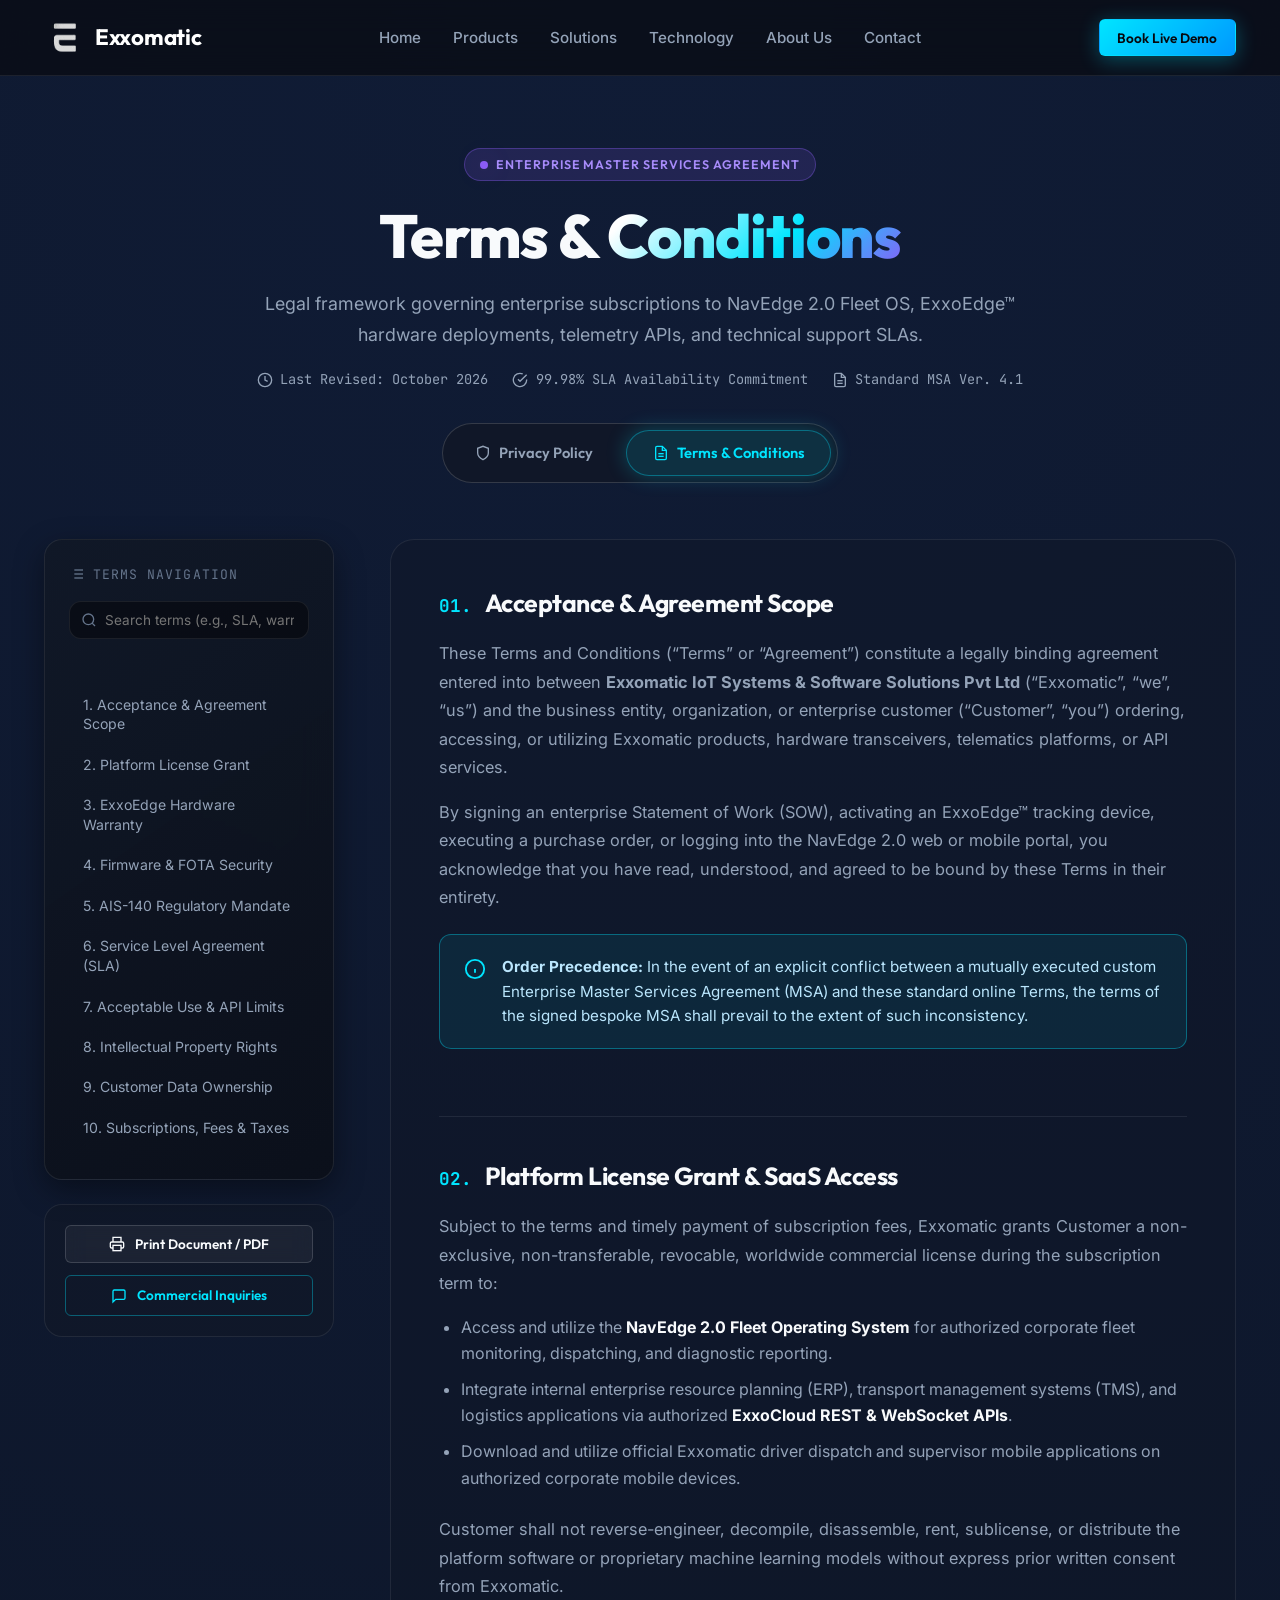
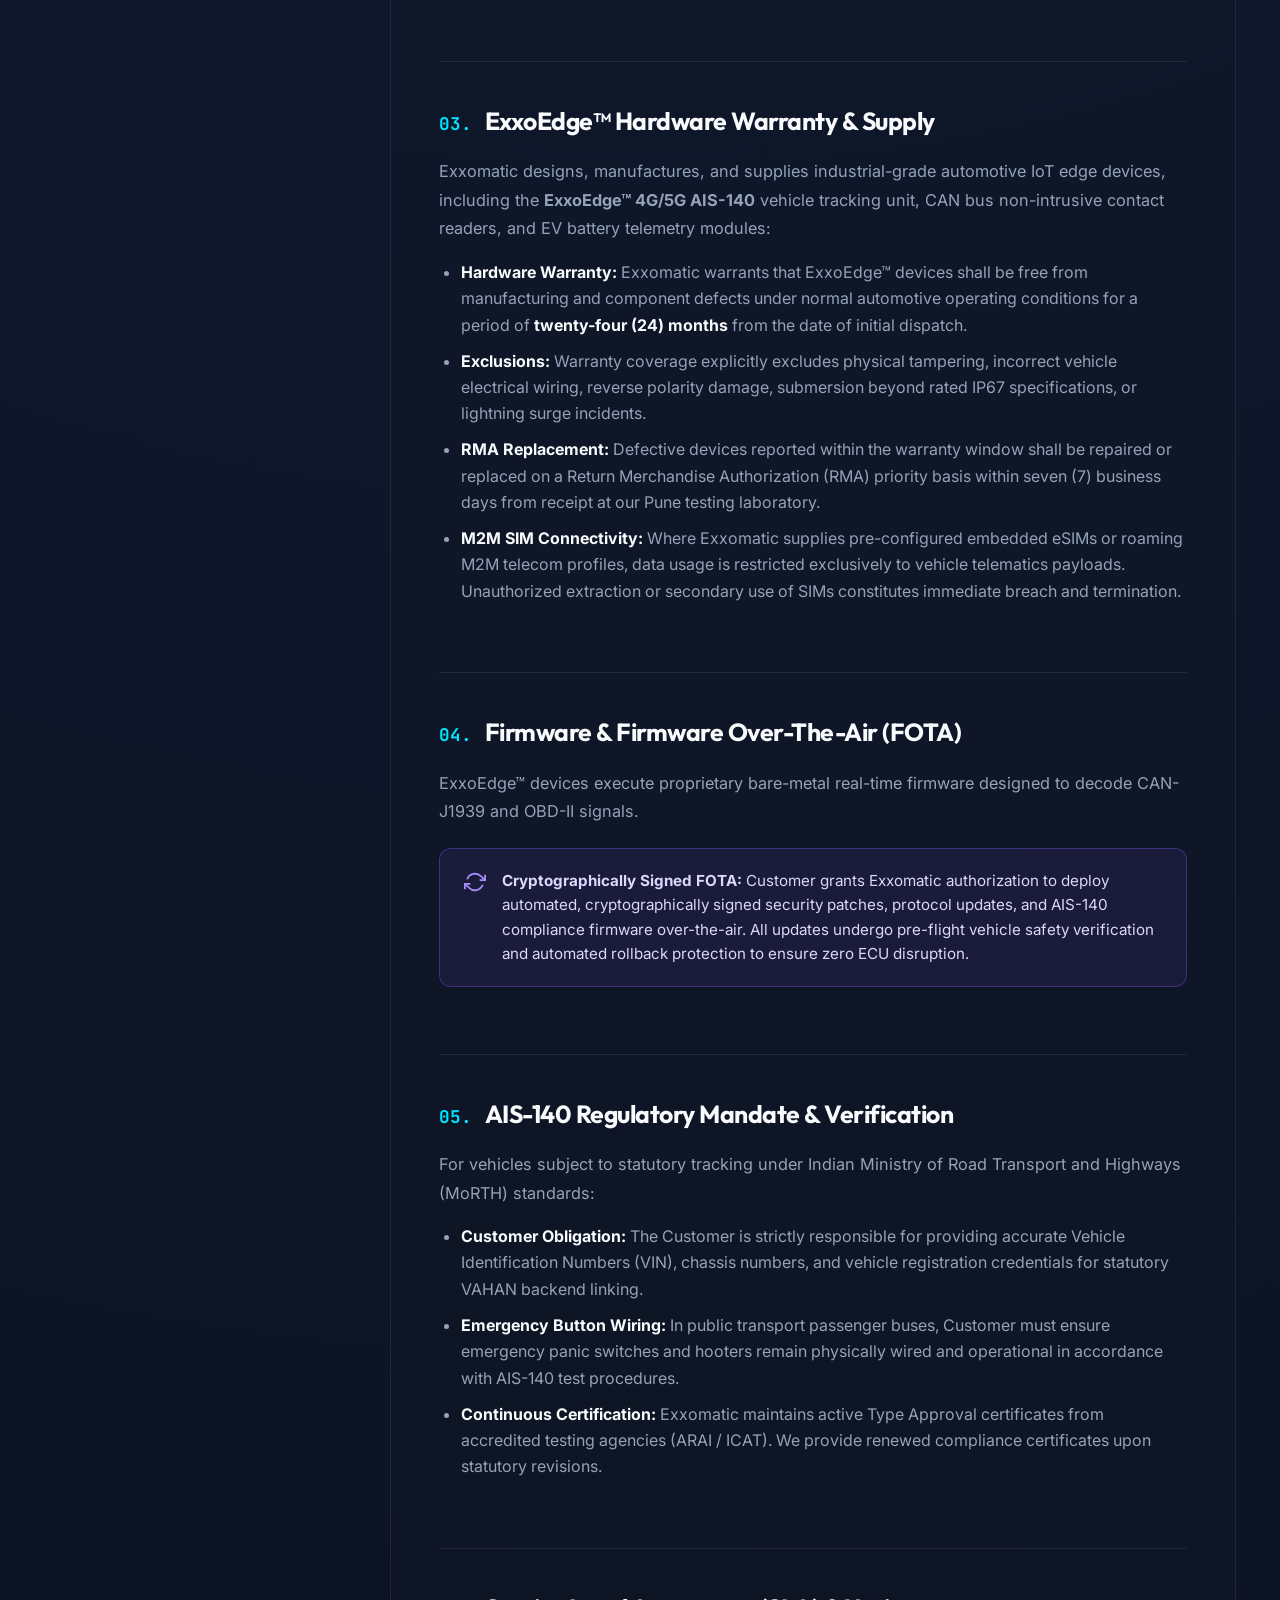
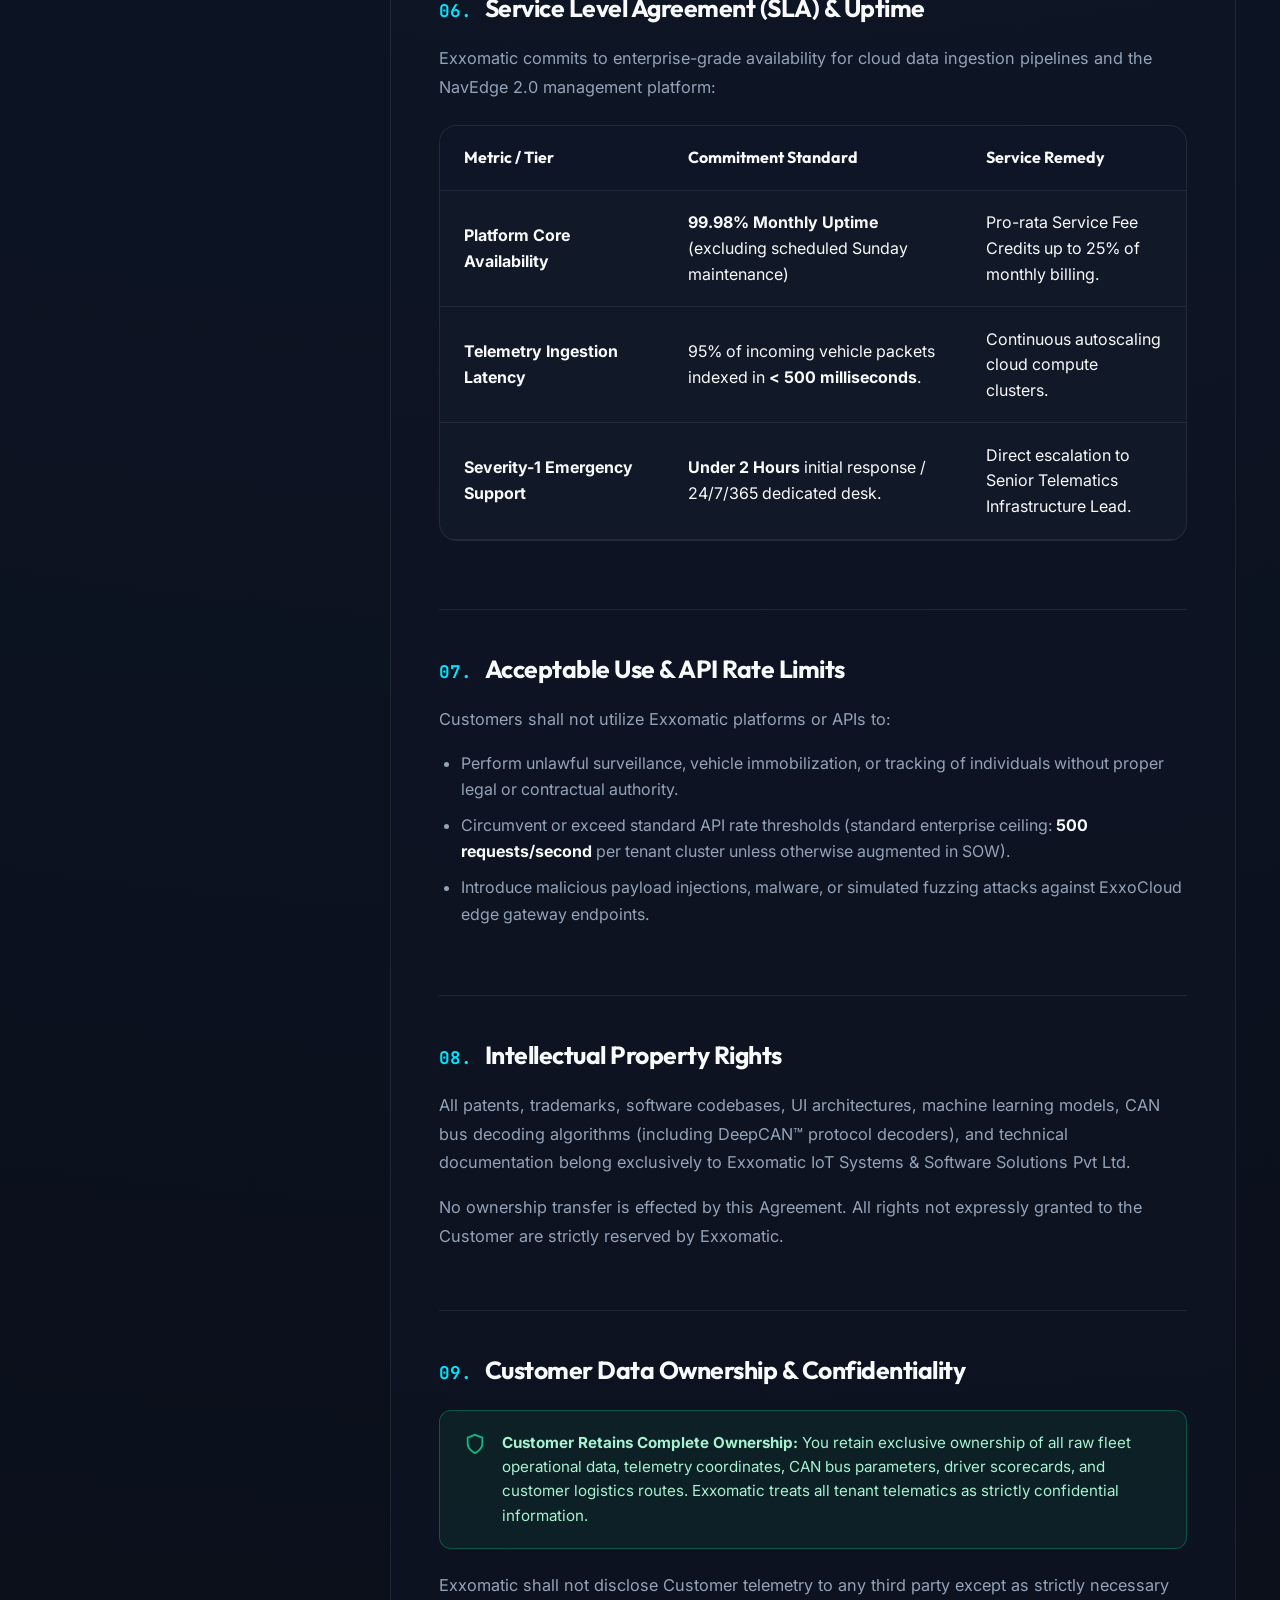
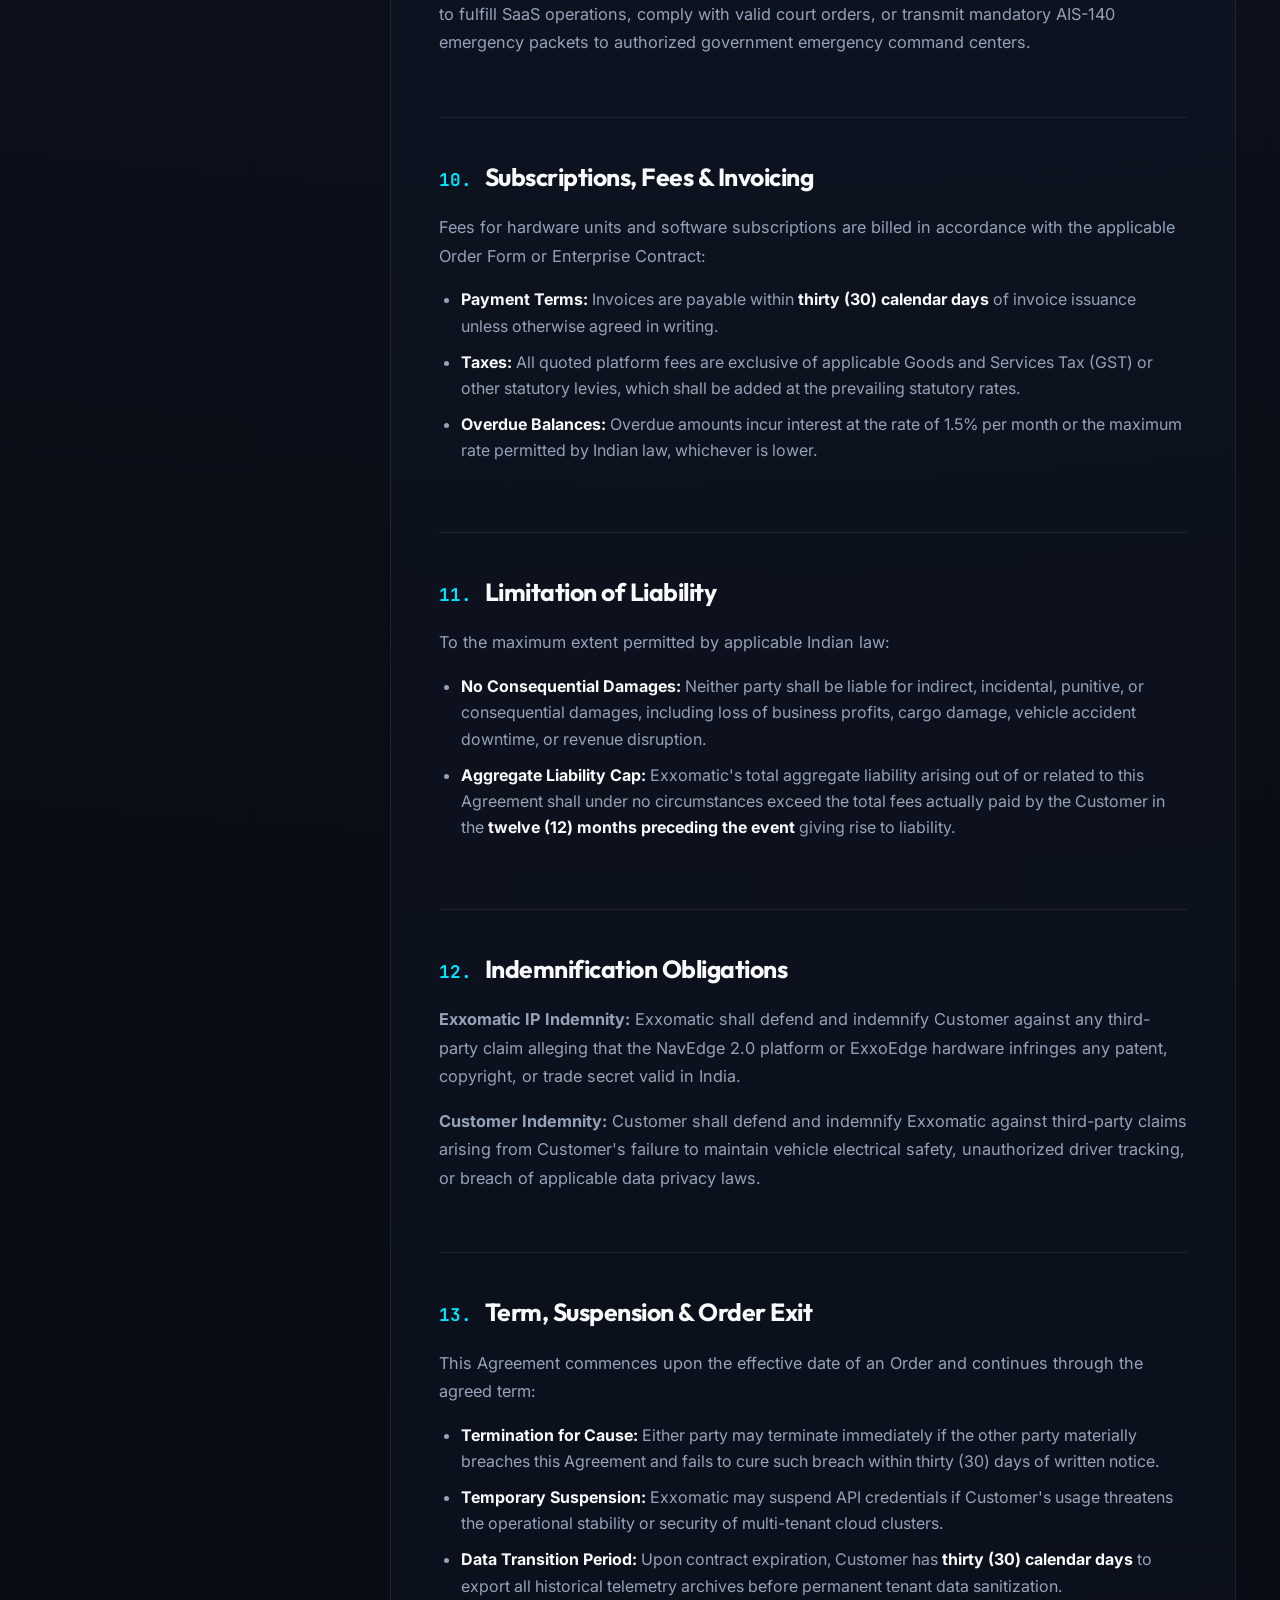
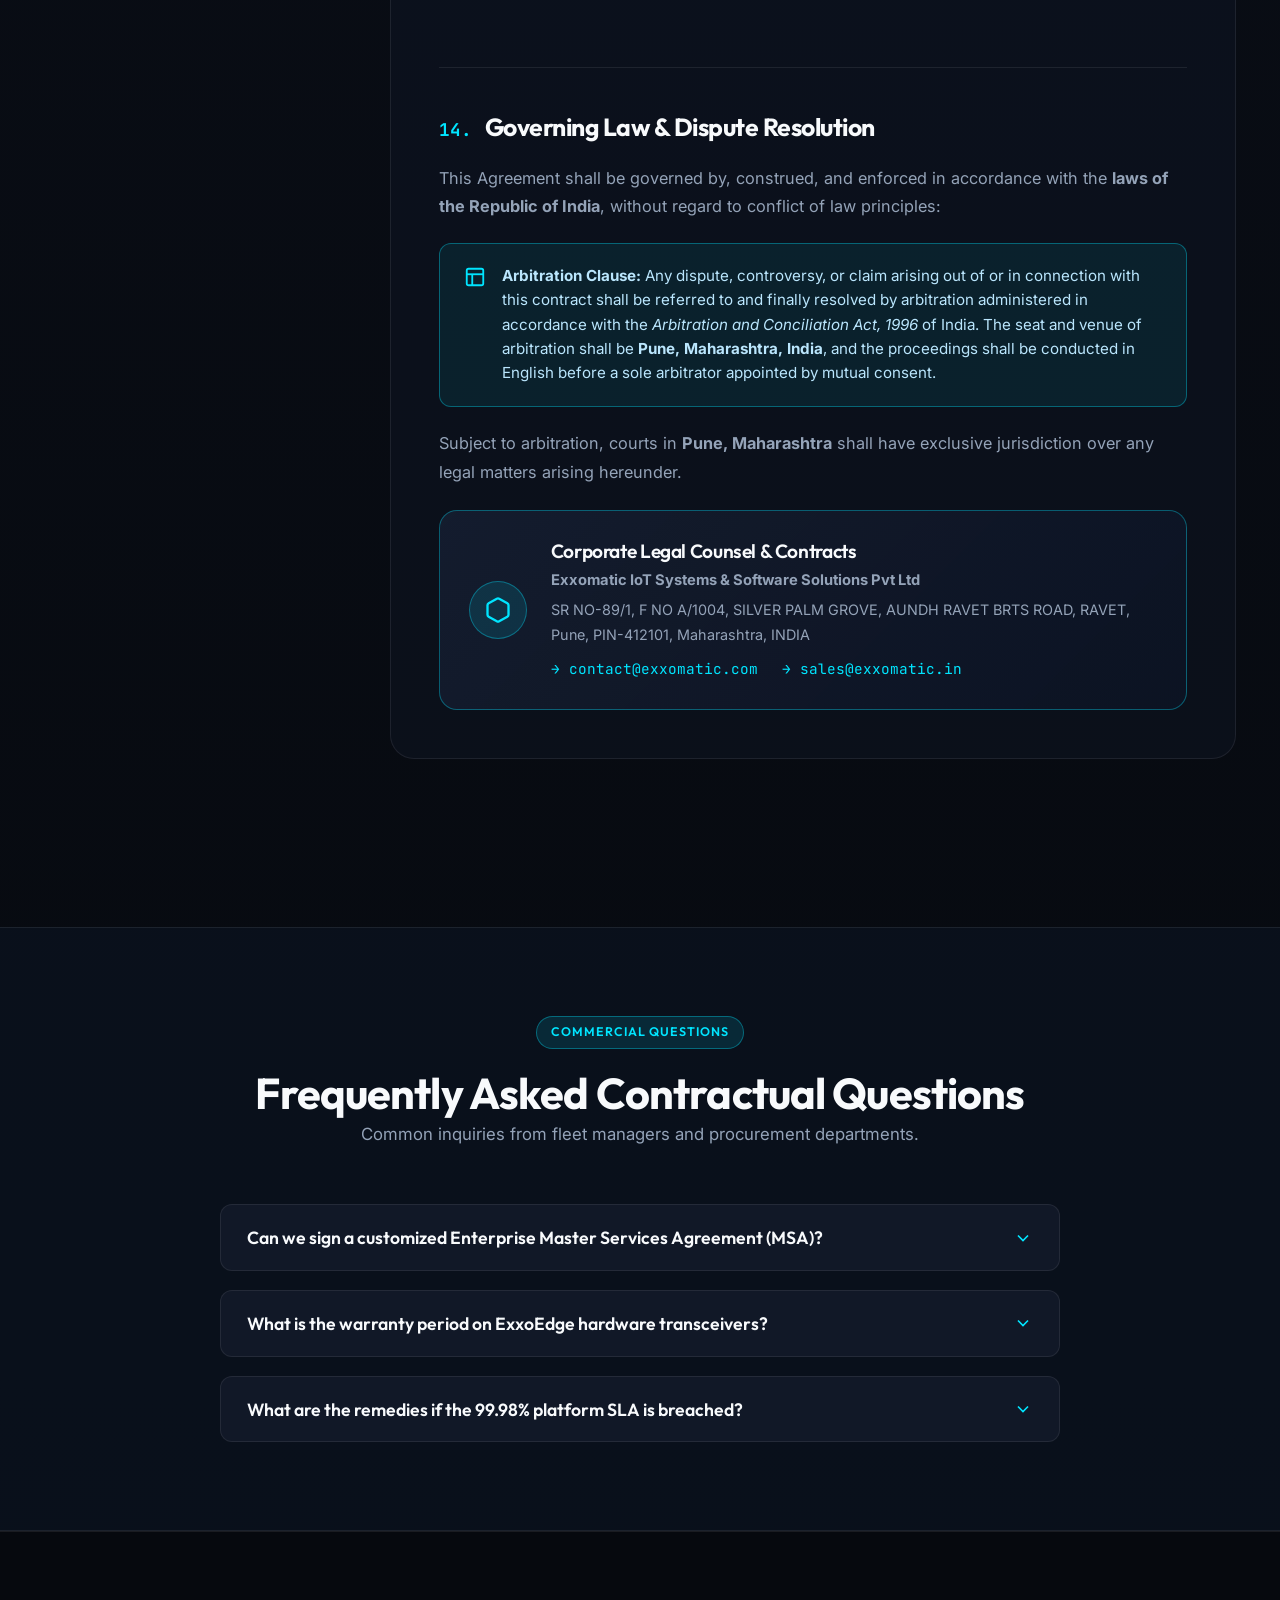
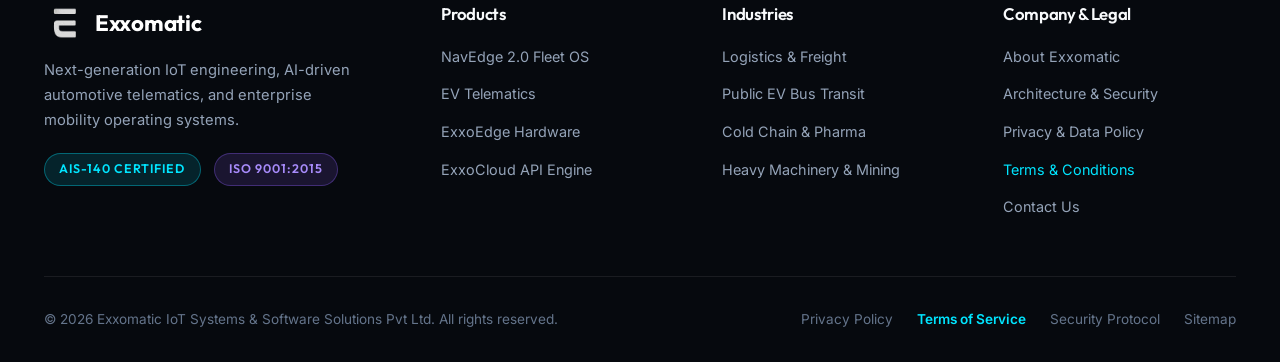
<file: terms.html>
<!DOCTYPE html>
<html lang="en">
<head>
  <meta charset="UTF-8">
  <meta name="viewport" content="width=device-width, initial-scale=1.0">
  <title>Terms &amp; Conditions | Exxomatic Connected Mobility Platforms</title>
  <meta name="description" content="Review the Terms & Conditions and Master Services Agreement governing Exxomatic IoT Systems, NavEdge 2.0 Fleet OS, ExxoEdge AIS-140 hardware, and ExxoCloud telemetry APIs.">
  <meta name="keywords" content="Exxomatic terms and conditions, fleet telematics MSA, NavEdge software license, AIS-140 hardware warranty, IoT SLA, fleet management contract">
  <meta name="author" content="Exxomatic IoT Systems &amp; Software Solutions Pvt Ltd">
  <link rel="canonical" href="https://exxomatic.in/terms">

  <!-- Open Graph / Social Sharing -->
  <meta property="og:type" content="website">
  <meta property="og:title" content="Terms &amp; Conditions | Exxomatic IoT Systems">
  <meta property="og:description" content="Enterprise Master Services Agreement, software licenses, hardware warranties, and SLA commitments for Exxomatic platforms.">
  <meta property="og:image" content="images/logo.svg">

  <link rel="icon" type="image/png" href="images/mainlogo.png">
  <link rel="apple-touch-icon" href="images/mainlogo.png">
  <link rel="stylesheet" href="css/style.css">

  <!-- Schema.org Structured Data -->
  <script type="application/ld+json">
  {
    "@context": "https://schema.org",
    "@type": "WebPage",
    "name": "Exxomatic Terms and Conditions",
    "url": "https://exxomatic.in/terms",
    "description": "Standard Enterprise Terms and Conditions governing Exxomatic connected mobility software, telematics edge hardware, and developer APIs.",
    "publisher": {
      "@type": "Organization",
      "name": "Exxomatic IoT Systems & Software Solutions Pvt Ltd",
      "logo": "images/logo.svg"
    },
    "dateModified": "2026-10-24"
  }
  </script>
</head>
<body>

  <div id="site-header"></div>

  <main id="main-content">
    <!-- HERO / TITLE BANNER -->
    <section class="legal-header-banner">
      <div class="container">
        <div class="badge badge-purple">
          <span class="pulse-dot" style="background-color: var(--purple-primary); box-shadow: var(--purple-glow);"></span> Enterprise Master Services Agreement
        </div>
        <h1>Terms &amp; <span class="text-gradient">Conditions</span></h1>
        <p style="max-width: 760px; margin: 1rem auto 0 auto; font-size: 1.12rem;">
          Legal framework governing enterprise subscriptions to NavEdge 2.0 Fleet OS, ExxoEdge&trade; hardware deployments, telemetry APIs, and technical support SLAs.
        </p>

        <!-- Document Metadata -->
        <div class="legal-header-meta">
          <span class="legal-meta-item">
            <svg width="16" height="16" fill="none" stroke="currentColor" stroke-width="2" viewBox="0 0 24 24"><circle cx="12" cy="12" r="10"></circle><polyline points="12 6 12 12 16 14"></polyline></svg>
            Last Revised: October 2026
          </span>
          <span class="legal-meta-item">
            <svg width="16" height="16" fill="none" stroke="currentColor" stroke-width="2" viewBox="0 0 24 24"><path d="M22 11.08V12a10 10 0 1 1-5.93-9.14"></path><polyline points="22 4 12 14.01 9 11.01"></polyline></svg>
            99.98% SLA Availability Commitment
          </span>
          <span class="legal-meta-item">
            <svg width="16" height="16" fill="none" stroke="currentColor" stroke-width="2" viewBox="0 0 24 24"><path d="M14 2H6a2 2 0 0 0-2 2v16a2 2 0 0 0 2 2h12a2 2 0 0 0 2-2V8z"></path><polyline points="14 2 14 8 20 8"></polyline><line x1="16" y1="13" x2="8" y2="13"></line><line x1="16" y1="17" x2="8" y2="17"></line></svg>
            Standard MSA Ver. 4.1
          </span>
        </div>

        <!-- Document Switcher -->
        <div class="legal-doc-switcher" role="navigation" aria-label="Legal Documents Navigation">
          <a href="/privacy" class="legal-doc-btn">
            <svg width="16" height="16" fill="none" stroke="currentColor" stroke-width="2" viewBox="0 0 24 24"><path d="M12 22s8-4 8-10V5l-8-3-8 3v7c0 6 8 10 8 10z"></path></svg>
            Privacy Policy
          </a>
          <a href="/terms" class="legal-doc-btn active" aria-current="page">
            <svg width="16" height="16" fill="none" stroke="currentColor" stroke-width="2" viewBox="0 0 24 24"><path d="M14 2H6a2 2 0 0 0-2 2v16a2 2 0 0 0 2 2h12a2 2 0 0 0 2-2V8z"></path><polyline points="14 2 14 8 20 8"></polyline><line x1="16" y1="13" x2="8" y2="13"></line><line x1="16" y1="17" x2="8" y2="17"></line></svg>
            Terms &amp; Conditions
          </a>
        </div>
      </div>
    </section>

    <!-- CONTENT & SIDEBAR GRID -->
    <section class="section" style="padding-top: 1rem;">
      <div class="container legal-layout">

        <!-- Sticky Table of Contents Sidebar -->
        <aside class="legal-sidebar" aria-label="Table of Contents">
          <div class="legal-toc-card">
            <div class="legal-toc-title">
              <svg width="16" height="16" fill="none" stroke="currentColor" stroke-width="2" viewBox="0 0 24 24"><line x1="8" y1="6" x2="21" y2="6"></line><line x1="8" y1="12" x2="21" y2="12"></line><line x1="8" y1="18" x2="21" y2="18"></line><line x1="3" y1="6" x2="3.01" y2="6"></line><line x1="3" y1="12" x2="3.01" y2="12"></line><line x1="3" y1="18" x2="3.01" y2="18"></line></svg>
              Terms Navigation
            </div>

            <!-- Instant Search Box -->
            <div class="legal-search-box">
              <svg class="legal-search-icon" width="16" height="16" fill="none" stroke="currentColor" stroke-width="2" viewBox="0 0 24 24"><circle cx="11" cy="11" r="8"></circle><line x1="21" y1="21" x2="16.65" y2="16.65"></line></svg>
              <input type="text" id="legalSearch" class="legal-search-input" placeholder="Search terms (e.g., SLA, warranty, API, liability)..." aria-label="Filter Terms &amp; Conditions clauses">
            </div>
            <div id="legalSearchCount" style="font-size: 0.78rem; color: var(--cyan-primary); margin-bottom: 0.8rem; font-family: var(--font-mono); min-height: 1rem;"></div>

            <ul class="legal-toc-list" id="legalToc">
              <li><a href="#term-1" class="legal-toc-link active">1. Acceptance &amp; Agreement Scope</a></li>
              <li><a href="#term-2" class="legal-toc-link">2. Platform License Grant</a></li>
              <li><a href="#term-3" class="legal-toc-link">3. ExxoEdge Hardware Warranty</a></li>
              <li><a href="#term-4" class="legal-toc-link">4. Firmware &amp; FOTA Security</a></li>
              <li><a href="#term-5" class="legal-toc-link">5. AIS-140 Regulatory Mandate</a></li>
              <li><a href="#term-6" class="legal-toc-link">6. Service Level Agreement (SLA)</a></li>
              <li><a href="#term-7" class="legal-toc-link">7. Acceptable Use &amp; API Limits</a></li>
              <li><a href="#term-8" class="legal-toc-link">8. Intellectual Property Rights</a></li>
              <li><a href="#term-9" class="legal-toc-link">9. Customer Data Ownership</a></li>
              <li><a href="#term-10" class="legal-toc-link">10. Subscriptions, Fees &amp; Taxes</a></li>
              <li><a href="#term-11" class="legal-toc-link">11. Limitation of Liability</a></li>
              <li><a href="#term-12" class="legal-toc-link">12. Indemnification Obligations</a></li>
              <li><a href="#term-13" class="legal-toc-link">13. Term, Suspension &amp; Exit</a></li>
              <li><a href="#term-14" class="legal-toc-link">14. Governing Law &amp; Arbitration</a></li>
            </ul>
          </div>

          <!-- Quick Action Card -->
          <div class="legal-action-card">
            <button class="btn btn-secondary btn-sm" data-action="print-legal" style="width: 100%;">
              <svg width="16" height="16" fill="none" stroke="currentColor" stroke-width="2" viewBox="0 0 24 24"><polyline points="6 9 6 2 18 2 18 9"></polyline><path d="M6 18H4a2 2 0 0 1-2-2v-5a2 2 0 0 1 2-2h16a2 2 0 0 1 2 2v5a2 2 0 0 1-2 2h-2"></path><rect x="6" y="14" width="12" height="8"></rect></svg>
              Print Document / PDF
            </button>
            <a href="/contact" class="btn btn-outline btn-sm" style="width: 100%;">
              <svg width="16" height="16" fill="none" stroke="currentColor" stroke-width="2" viewBox="0 0 24 24"><path d="M21 15a2 2 0 0 1-2 2H7l-4 4V5a2 2 0 0 1 2-2h14a2 2 0 0 1 2 2z"></path></svg>
              Commercial Inquiries
            </a>
          </div>
        </aside>

        <!-- Main Terms Content Body -->
        <article class="legal-main-content">

          <!-- SECTION 1 -->
          <section class="legal-section" id="term-1">
            <div class="legal-section-header">
              <span class="legal-section-num">01.</span>
              <h2 class="legal-section-title">Acceptance &amp; Agreement Scope</h2>
            </div>
            <div class="legal-body">
              <p>
                These Terms and Conditions (&ldquo;Terms&rdquo; or &ldquo;Agreement&rdquo;) constitute a legally binding agreement entered into between <strong>Exxomatic IoT Systems &amp; Software Solutions Pvt Ltd</strong> (&ldquo;Exxomatic&rdquo;, &ldquo;we&rdquo;, &ldquo;us&rdquo;) and the business entity, organization, or enterprise customer (&ldquo;Customer&rdquo;, &ldquo;you&rdquo;) ordering, accessing, or utilizing Exxomatic products, hardware transceivers, telematics platforms, or API services.
              </p>
              <p>
                By signing an enterprise Statement of Work (SOW), activating an ExxoEdge&trade; tracking device, executing a purchase order, or logging into the NavEdge 2.0 web or mobile portal, you acknowledge that you have read, understood, and agreed to be bound by these Terms in their entirety.
              </p>
              <div class="legal-callout legal-callout-cyan">
                <svg class="legal-callout-icon" width="22" height="22" fill="none" stroke="currentColor" stroke-width="2" viewBox="0 0 24 24"><circle cx="12" cy="12" r="10"></circle><line x1="12" y1="16" x2="12" y2="12"></line><line x1="12" y1="8" x2="12.01" y2="8"></line></svg>
                <div>
                  <strong>Order Precedence:</strong> In the event of an explicit conflict between a mutually executed custom Enterprise Master Services Agreement (MSA) and these standard online Terms, the terms of the signed bespoke MSA shall prevail to the extent of such inconsistency.
                </div>
              </div>
            </div>
          </section>

          <!-- SECTION 2 -->
          <section class="legal-section" id="term-2">
            <div class="legal-section-header">
              <span class="legal-section-num">02.</span>
              <h2 class="legal-section-title">Platform License Grant &amp; SaaS Access</h2>
            </div>
            <div class="legal-body">
              <p>
                Subject to the terms and timely payment of subscription fees, Exxomatic grants Customer a non-exclusive, non-transferable, revocable, worldwide commercial license during the subscription term to:
              </p>
              <ul>
                <li>Access and utilize the <strong>NavEdge 2.0 Fleet Operating System</strong> for authorized corporate fleet monitoring, dispatching, and diagnostic reporting.</li>
                <li>Integrate internal enterprise resource planning (ERP), transport management systems (TMS), and logistics applications via authorized <strong>ExxoCloud REST &amp; WebSocket APIs</strong>.</li>
                <li>Download and utilize official Exxomatic driver dispatch and supervisor mobile applications on authorized corporate mobile devices.</li>
              </ul>
              <p>
                Customer shall not reverse-engineer, decompile, disassemble, rent, sublicense, or distribute the platform software or proprietary machine learning models without express prior written consent from Exxomatic.
              </p>
            </div>
          </section>

          <!-- SECTION 3 -->
          <section class="legal-section" id="term-3">
            <div class="legal-section-header">
              <span class="legal-section-num">03.</span>
              <h2 class="legal-section-title">ExxoEdge&trade; Hardware Warranty &amp; Supply</h2>
            </div>
            <div class="legal-body">
              <p>
                Exxomatic designs, manufactures, and supplies industrial-grade automotive IoT edge devices, including the <strong>ExxoEdge&trade; 4G/5G AIS-140</strong> vehicle tracking unit, CAN bus non-intrusive contact readers, and EV battery telemetry modules:
              </p>
              <ul>
                <li><strong>Hardware Warranty:</strong> Exxomatic warrants that ExxoEdge&trade; devices shall be free from manufacturing and component defects under normal automotive operating conditions for a period of <strong>twenty-four (24) months</strong> from the date of initial dispatch.</li>
                <li><strong>Exclusions:</strong> Warranty coverage explicitly excludes physical tampering, incorrect vehicle electrical wiring, reverse polarity damage, submersion beyond rated IP67 specifications, or lightning surge incidents.</li>
                <li><strong>RMA Replacement:</strong> Defective devices reported within the warranty window shall be repaired or replaced on a Return Merchandise Authorization (RMA) priority basis within seven (7) business days from receipt at our Pune testing laboratory.</li>
                <li><strong>M2M SIM Connectivity:</strong> Where Exxomatic supplies pre-configured embedded eSIMs or roaming M2M telecom profiles, data usage is restricted exclusively to vehicle telematics payloads. Unauthorized extraction or secondary use of SIMs constitutes immediate breach and termination.</li>
              </ul>
            </div>
          </section>

          <!-- SECTION 4 -->
          <section class="legal-section" id="term-4">
            <div class="legal-section-header">
              <span class="legal-section-num">04.</span>
              <h2 class="legal-section-title">Firmware &amp; Firmware Over-The-Air (FOTA)</h2>
            </div>
            <div class="legal-body">
              <p>
                ExxoEdge&trade; devices execute proprietary bare-metal real-time firmware designed to decode CAN-J1939 and OBD-II signals.
              </p>
              <div class="legal-callout legal-callout-purple">
                <svg class="legal-callout-icon" width="22" height="22" fill="none" stroke="currentColor" stroke-width="2" viewBox="0 0 24 24"><polyline points="23 4 23 10 17 10"></polyline><polyline points="1 20 1 14 7 14"></polyline><path d="M3.51 9a9 9 0 0 1 14.85-3.36L23 10M1 14l4.64 4.36A9 9 0 0 0 20.49 15"></path></svg>
                <div>
                  <strong>Cryptographically Signed FOTA:</strong> Customer grants Exxomatic authorization to deploy automated, cryptographically signed security patches, protocol updates, and AIS-140 compliance firmware over-the-air. All updates undergo pre-flight vehicle safety verification and automated rollback protection to ensure zero ECU disruption.
                </div>
              </div>
            </div>
          </section>

          <!-- SECTION 5 -->
          <section class="legal-section" id="term-5">
            <div class="legal-section-header">
              <span class="legal-section-num">05.</span>
              <h2 class="legal-section-title">AIS-140 Regulatory Mandate &amp; Verification</h2>
            </div>
            <div class="legal-body">
              <p>
                For vehicles subject to statutory tracking under Indian Ministry of Road Transport and Highways (MoRTH) standards:
              </p>
              <ul>
                <li><strong>Customer Obligation:</strong> The Customer is strictly responsible for providing accurate Vehicle Identification Numbers (VIN), chassis numbers, and vehicle registration credentials for statutory VAHAN backend linking.</li>
                <li><strong>Emergency Button Wiring:</strong> In public transport passenger buses, Customer must ensure emergency panic switches and hooters remain physically wired and operational in accordance with AIS-140 test procedures.</li>
                <li><strong>Continuous Certification:</strong> Exxomatic maintains active Type Approval certificates from accredited testing agencies (ARAI / ICAT). We provide renewed compliance certificates upon statutory revisions.</li>
              </ul>
            </div>
          </section>

          <!-- SECTION 6 -->
          <section class="legal-section" id="term-6">
            <div class="legal-section-header">
              <span class="legal-section-num">06.</span>
              <h2 class="legal-section-title">Service Level Agreement (SLA) &amp; Uptime</h2>
            </div>
            <div class="legal-body">
              <p>
                Exxomatic commits to enterprise-grade availability for cloud data ingestion pipelines and the NavEdge 2.0 management platform:
              </p>

              <div class="table-responsive" style="margin: 1.5rem 0;">
                <table class="comparison-table">
                  <thead>
                    <tr>
                      <th style="width: 30%;">Metric / Tier</th>
                      <th style="width: 40%;">Commitment Standard</th>
                      <th style="width: 30%;">Service Remedy</th>
                    </tr>
                  </thead>
                  <tbody>
                    <tr>
                      <td><strong>Platform Core Availability</strong></td>
                      <td><strong>99.98% Monthly Uptime</strong> (excluding scheduled Sunday maintenance)</td>
                      <td>Pro-rata Service Fee Credits up to 25% of monthly billing.</td>
                    </tr>
                    <tr>
                      <td><strong>Telemetry Ingestion Latency</strong></td>
                      <td>95% of incoming vehicle packets indexed in <strong>&lt; 500 milliseconds</strong>.</td>
                      <td>Continuous autoscaling cloud compute clusters.</td>
                    </tr>
                    <tr>
                      <td><strong>Severity-1 Emergency Support</strong></td>
                      <td><strong>Under 2 Hours</strong> initial response / 24/7/365 dedicated desk.</td>
                      <td>Direct escalation to Senior Telematics Infrastructure Lead.</td>
                    </tr>
                  </tbody>
                </table>
              </div>
            </div>
          </section>

          <!-- SECTION 7 -->
          <section class="legal-section" id="term-7">
            <div class="legal-section-header">
              <span class="legal-section-num">07.</span>
              <h2 class="legal-section-title">Acceptable Use &amp; API Rate Limits</h2>
            </div>
            <div class="legal-body">
              <p>
                Customers shall not utilize Exxomatic platforms or APIs to:
              </p>
              <ul>
                <li>Perform unlawful surveillance, vehicle immobilization, or tracking of individuals without proper legal or contractual authority.</li>
                <li>Circumvent or exceed standard API rate thresholds (standard enterprise ceiling: <strong>500 requests/second</strong> per tenant cluster unless otherwise augmented in SOW).</li>
                <li>Introduce malicious payload injections, malware, or simulated fuzzing attacks against ExxoCloud edge gateway endpoints.</li>
              </ul>
            </div>
          </section>

          <!-- SECTION 8 -->
          <section class="legal-section" id="term-8">
            <div class="legal-section-header">
              <span class="legal-section-num">08.</span>
              <h2 class="legal-section-title">Intellectual Property Rights</h2>
            </div>
            <div class="legal-body">
              <p>
                All patents, trademarks, software codebases, UI architectures, machine learning models, CAN bus decoding algorithms (including DeepCAN&trade; protocol decoders), and technical documentation belong exclusively to Exxomatic IoT Systems &amp; Software Solutions Pvt Ltd.
              </p>
              <p>
                No ownership transfer is effected by this Agreement. All rights not expressly granted to the Customer are strictly reserved by Exxomatic.
              </p>
            </div>
          </section>

          <!-- SECTION 9 -->
          <section class="legal-section" id="term-9">
            <div class="legal-section-header">
              <span class="legal-section-num">09.</span>
              <h2 class="legal-section-title">Customer Data Ownership &amp; Confidentiality</h2>
            </div>
            <div class="legal-body">
              <div class="legal-callout legal-callout-green">
                <svg class="legal-callout-icon" width="22" height="22" fill="none" stroke="currentColor" stroke-width="2" viewBox="0 0 24 24"><path d="M12 22s8-4 8-10V5l-8-3-8 3v7c0 6 8 10 8 10z"></path></svg>
                <div>
                  <strong>Customer Retains Complete Ownership:</strong> You retain exclusive ownership of all raw fleet operational data, telemetry coordinates, CAN bus parameters, driver scorecards, and customer logistics routes. Exxomatic treats all tenant telematics as strictly confidential information.
                </div>
              </div>
              <p>
                Exxomatic shall not disclose Customer telemetry to any third party except as strictly necessary to fulfill SaaS operations, comply with valid court orders, or transmit mandatory AIS-140 emergency packets to authorized government emergency command centers.
              </p>
            </div>
          </section>

          <!-- SECTION 10 -->
          <section class="legal-section" id="term-10">
            <div class="legal-section-header">
              <span class="legal-section-num">10.</span>
              <h2 class="legal-section-title">Subscriptions, Fees &amp; Invoicing</h2>
            </div>
            <div class="legal-body">
              <p>
                Fees for hardware units and software subscriptions are billed in accordance with the applicable Order Form or Enterprise Contract:
              </p>
              <ul>
                <li><strong>Payment Terms:</strong> Invoices are payable within <strong>thirty (30) calendar days</strong> of invoice issuance unless otherwise agreed in writing.</li>
                <li><strong>Taxes:</strong> All quoted platform fees are exclusive of applicable Goods and Services Tax (GST) or other statutory levies, which shall be added at the prevailing statutory rates.</li>
                <li><strong>Overdue Balances:</strong> Overdue amounts incur interest at the rate of 1.5% per month or the maximum rate permitted by Indian law, whichever is lower.</li>
              </ul>
            </div>
          </section>

          <!-- SECTION 11 -->
          <section class="legal-section" id="term-11">
            <div class="legal-section-header">
              <span class="legal-section-num">11.</span>
              <h2 class="legal-section-title">Limitation of Liability</h2>
            </div>
            <div class="legal-body">
              <p>
                To the maximum extent permitted by applicable Indian law:
              </p>
              <ul>
                <li><strong>No Consequential Damages:</strong> Neither party shall be liable for indirect, incidental, punitive, or consequential damages, including loss of business profits, cargo damage, vehicle accident downtime, or revenue disruption.</li>
                <li><strong>Aggregate Liability Cap:</strong> Exxomatic's total aggregate liability arising out of or related to this Agreement shall under no circumstances exceed the total fees actually paid by the Customer in the <strong>twelve (12) months preceding the event</strong> giving rise to liability.</li>
              </ul>
            </div>
          </section>

          <!-- SECTION 12 -->
          <section class="legal-section" id="term-12">
            <div class="legal-section-header">
              <span class="legal-section-num">12.</span>
              <h2 class="legal-section-title">Indemnification Obligations</h2>
            </div>
            <div class="legal-body">
              <p>
                <strong>Exxomatic IP Indemnity:</strong> Exxomatic shall defend and indemnify Customer against any third-party claim alleging that the NavEdge 2.0 platform or ExxoEdge hardware infringes any patent, copyright, or trade secret valid in India.
              </p>
              <p>
                <strong>Customer Indemnity:</strong> Customer shall defend and indemnify Exxomatic against third-party claims arising from Customer's failure to maintain vehicle electrical safety, unauthorized driver tracking, or breach of applicable data privacy laws.
              </p>
            </div>
          </section>

          <!-- SECTION 13 -->
          <section class="legal-section" id="term-13">
            <div class="legal-section-header">
              <span class="legal-section-num">13.</span>
              <h2 class="legal-section-title">Term, Suspension &amp; Order Exit</h2>
            </div>
            <div class="legal-body">
              <p>
                This Agreement commences upon the effective date of an Order and continues through the agreed term:
              </p>
              <ul>
                <li><strong>Termination for Cause:</strong> Either party may terminate immediately if the other party materially breaches this Agreement and fails to cure such breach within thirty (30) days of written notice.</li>
                <li><strong>Temporary Suspension:</strong> Exxomatic may suspend API credentials if Customer's usage threatens the operational stability or security of multi-tenant cloud clusters.</li>
                <li><strong>Data Transition Period:</strong> Upon contract expiration, Customer has <strong>thirty (30) calendar days</strong> to export all historical telemetry archives before permanent tenant data sanitization.</li>
              </ul>
            </div>
          </section>

          <!-- SECTION 14 -->
          <section class="legal-section" id="term-14">
            <div class="legal-section-header">
              <span class="legal-section-num">14.</span>
              <h2 class="legal-section-title">Governing Law &amp; Dispute Resolution</h2>
            </div>
            <div class="legal-body">
              <p>
                This Agreement shall be governed by, construed, and enforced in accordance with the <strong>laws of the Republic of India</strong>, without regard to conflict of law principles:
              </p>
              <div class="legal-callout legal-callout-cyan">
                <svg class="legal-callout-icon" width="22" height="22" fill="none" stroke="currentColor" stroke-width="2" viewBox="0 0 24 24"><rect x="3" y="3" width="18" height="18" rx="2" ry="2"></rect><line x1="3" y1="9" x2="21" y2="9"></line><line x1="9" y1="21" x2="9" y2="9"></line></svg>
                <div>
                  <strong>Arbitration Clause:</strong> Any dispute, controversy, or claim arising out of or in connection with this contract shall be referred to and finally resolved by arbitration administered in accordance with the <em>Arbitration and Conciliation Act, 1996</em> of India. The seat and venue of arbitration shall be <strong>Pune, Maharashtra, India</strong>, and the proceedings shall be conducted in English before a sole arbitrator appointed by mutual consent.
                </div>
              </div>
              <p style="margin-top: 1rem;">
                Subject to arbitration, courts in <strong>Pune, Maharashtra</strong> shall have exclusive jurisdiction over any legal matters arising hereunder.
              </p>

              <!-- Legal Contact Details -->
              <div class="legal-contact-card">
                <div class="legal-contact-avatar">
                  <svg width="28" height="28" fill="none" stroke="currentColor" stroke-width="2" viewBox="0 0 24 24"><path d="M21 16V8a2 2 0 0 0-1-1.73l-7-4a2 2 0 0 0-2 0l-7 4A2 2 0 0 0 3 8v8a2 2 0 0 0 1 1.73l7 4a2 2 0 0 0 2 0l7-4A2 2 0 0 0 21 16z"></path></svg>
                </div>
                <div>
                  <h3 style="font-size: 1.2rem; margin-bottom: 0.3rem;">Corporate Legal Counsel &amp; Contracts</h3>
                  <p style="font-size: 0.92rem; margin-bottom: 0.2rem;"><strong>Exxomatic IoT Systems &amp; Software Solutions Pvt Ltd</strong></p>
                  <p style="font-size: 0.9rem; color: var(--text-secondary); margin-bottom: 0.4rem;">
                    SR NO-89/1, F NO A/1004, SILVER PALM GROVE, AUNDH RAVET BRTS ROAD, RAVET, Pune, PIN-412101, Maharashtra, INDIA
                  </p>
                  <div style="display: flex; gap: 1.5rem; flex-wrap: wrap; margin-top: 0.6rem;">
                    <a href="mailto:contact@exxomatic.com" style="color: var(--cyan-primary); font-family: var(--font-mono); font-size: 0.9rem;">
                      &rarr; contact@exxomatic.com
                    </a>
                    <a href="mailto:sales@exxomatic.in" style="color: var(--cyan-primary); font-family: var(--font-mono); font-size: 0.9rem;">
                      &rarr; sales@exxomatic.in
                    </a>
                  </div>
                </div>
              </div>
            </div>
          </section>

        </article>
      </div>
    </section>

    <!-- FAQ SECTION FOR TERMS -->
    <section class="section section-alt">
      <div class="container">
        <div class="section-header">
          <div class="badge badge-cyan">Commercial Questions</div>
          <h2>Frequently Asked Contractual Questions</h2>
          <p>Common inquiries from fleet managers and procurement departments.</p>
        </div>

        <div class="accordion-wrapper">
          <div class="accordion-item">
            <button class="accordion-btn">
              <span>Can we sign a customized Enterprise Master Services Agreement (MSA)?</span>
              <svg class="accordion-icon" width="20" height="20" fill="none" stroke="currentColor" stroke-width="2" viewBox="0 0 24 24"><polyline points="6 9 12 15 18 9"></polyline></svg>
            </button>
            <div class="accordion-content">
              <p>Yes. Enterprise clients deploying 50+ vehicles or requiring custom private cloud instances can execute a bespoke Master Services Agreement negotiated with our legal team.</p>
            </div>
          </div>

          <div class="accordion-item">
            <button class="accordion-btn">
              <span>What is the warranty period on ExxoEdge hardware transceivers?</span>
              <svg class="accordion-icon" width="20" height="20" fill="none" stroke="currentColor" stroke-width="2" viewBox="0 0 24 24"><polyline points="6 9 12 15 18 9"></polyline></svg>
            </button>
            <div class="accordion-content">
              <p>Standard ExxoEdge 4G/5G hardware includes a 24-month comprehensive replacement warranty against hardware defects, with optional extended maintenance packs for up to 5 years.</p>
            </div>
          </div>

          <div class="accordion-item">
            <button class="accordion-btn">
              <span>What are the remedies if the 99.98% platform SLA is breached?</span>
              <svg class="accordion-icon" width="20" height="20" fill="none" stroke="currentColor" stroke-width="2" viewBox="0 0 24 24"><polyline points="6 9 12 15 18 9"></polyline></svg>
            </button>
            <div class="accordion-content">
              <p>If monthly cloud platform availability falls below 99.98%, Customer is entitled to automatic pro-rata fee credits applicable against the next billing cycle, ranging up to 25% of monthly fees.</p>
            </div>
          </div>
        </div>
      </div>
    </section>
  </main>

  <div id="site-footer"></div>

  <script src="js/layout.js"></script>
  <script src="js/main.js"></script>
</body>
</html>
</file>
<file: css/style.css>
/* ==========================================================================
   EXXOMATIC DESIGN SYSTEM - ENTERPRISE IOT & CONNECTED MOBILITY
   ========================================================================== */

@import url('https://fonts.googleapis.com/css2?family=Inter:wght@300;400;500;600;700&family=JetBrains+Mono:wght@400;500;600&family=Outfit:wght@400;500;600;700;800;900&display=swap');

:root {
  /* Color Palette */
  --bg-darker: #06090e;
  --bg-main: #0a0e17;
  --bg-card: #111827;
  --bg-card-hover: #162035;
  --bg-surface: #1e293b;
  --bg-glass: rgba(17, 24, 39, 0.75);
  
  --border-subtle: rgba(255, 255, 255, 0.08);
  --border-medium: rgba(255, 255, 255, 0.15);
  --border-glow: rgba(0, 229, 255, 0.35);
  --border-purple-glow: rgba(139, 92, 246, 0.35);

  --cyan-primary: #00e5ff;
  --cyan-hover: #33ebff;
  --cyan-dim: rgba(0, 229, 255, 0.12);
  --cyan-glow: 0 0 25px rgba(0, 229, 255, 0.4);

  --blue-primary: #3b82f6;
  --indigo-primary: #6366f1;
  --purple-primary: #8b5cf6;
  --purple-glow: 0 0 25px rgba(139, 92, 246, 0.4);

  --green-status: #10b981;
  --green-glow: 0 0 15px rgba(16, 185, 129, 0.4);
  --amber-status: #f59e0b;
  --rose-status: #f43f5e;

  /* Typography Colors */
  --text-primary: #f8fafc;
  --text-secondary: #94a3b8;
  --text-muted: #64748b;
  --text-inverse: #0a0e17;

  /* Typography */
  --font-heading: 'Outfit', -apple-system, BlinkMacSystemFont, sans-serif;
  --font-body: 'Inter', -apple-system, BlinkMacSystemFont, sans-serif;
  --font-mono: 'JetBrains Mono', monospace;

  /* Layout */
  --container-max: 1240px;
  --header-height: 76px;
  --radius-sm: 6px;
  --radius-md: 12px;
  --radius-lg: 18px;
  --radius-xl: 24px;
  --radius-full: 9999px;

  /* Transitions */
  --transition-fast: 0.18s ease;
  --transition-base: 0.28s cubic-bezier(0.16, 1, 0.3, 1);
  --transition-slow: 0.5s cubic-bezier(0.16, 1, 0.3, 1);
}

/* Base Reset & Box Sizing */
*, *::before, *::after {
  box-sizing: border-box;
  margin: 0;
  padding: 0;
}

html {
  scroll-behavior: smooth;
  font-size: 16px;
  background-color: var(--bg-main);
  color: var(--text-primary);
  font-family: var(--font-body);
  line-height: 1.6;
  -webkit-font-smoothing: antialiased;
  -moz-osx-font-smoothing: grayscale;
}

body {
  overflow-x: hidden;
  background: radial-gradient(circle at 50% 0%, #101c36 0%, #0a0e17 65%, #06090e 100%);
  min-height: 100vh;
  display: flex;
  flex-direction: column;
}

/* Typography Defaults */
h1, h2, h3, h4, h5, h6 {
  font-family: var(--font-heading);
  color: var(--text-primary);
  line-height: 1.2;
  font-weight: 700;
  letter-spacing: -0.02em;
}

h1 { font-size: clamp(2.3rem, 5vw, 3.8rem); font-weight: 800; }
h2 { font-size: clamp(1.8rem, 3.6vw, 2.7rem); }
h3 { font-size: clamp(1.3rem, 2.4vw, 1.8rem); font-weight: 600; }
h4 { font-size: 1.25rem; font-weight: 600; }

p {
  color: var(--text-secondary);
  font-size: 1.05rem;
  line-height: 1.7;
}

a {
  color: inherit;
  text-decoration: none;
  transition: color var(--transition-fast);
}

img, svg {
  max-width: 100%;
  display: block;
}

/* Utility Containers */
.container {
  width: 100%;
  max-width: var(--container-max);
  margin-left: auto;
  margin-right: auto;
  padding-left: 1.5rem;
  padding-right: 1.5rem;
}

.section {
  padding: 5.5rem 0;
  position: relative;
}

.section-alt {
  background-color: rgba(13, 20, 36, 0.6);
  border-top: 1px solid var(--border-subtle);
  border-bottom: 1px solid var(--border-subtle);
}

.section-header {
  text-align: center;
  max-width: 780px;
  margin: 0 auto 3.5rem auto;
}

.section-header.text-left {
  text-align: left;
  margin-left: 0;
}

.text-gradient {
  background: linear-gradient(135deg, #ffffff 10%, #00e5ff 60%, #8b5cf6 100%);
  -webkit-background-clip: text;
  -webkit-text-fill-color: transparent;
  display: inline-block;
}

.text-cyan {
  color: var(--cyan-primary);
}

/* Badges */
.badge {
  display: inline-flex;
  align-items: center;
  gap: 0.5rem;
  padding: 0.35rem 0.9rem;
  border-radius: var(--radius-full);
  font-size: 0.78rem;
  font-weight: 600;
  letter-spacing: 0.08em;
  text-transform: uppercase;
  margin-bottom: 1.2rem;
  font-family: var(--font-heading);
}

.badge-cyan {
  background: var(--cyan-dim);
  color: var(--cyan-primary);
  border: 1px solid var(--border-glow);
}

.badge-purple {
  background: rgba(139, 92, 246, 0.15);
  color: #a78bfa;
  border: 1px solid var(--border-purple-glow);
}

.badge-green {
  background: rgba(16, 185, 129, 0.15);
  color: var(--green-status);
  border: 1px solid rgba(16, 185, 129, 0.3);
}

.pulse-dot {
  width: 8px;
  height: 8px;
  border-radius: 50%;
  background-color: var(--green-status);
  box-shadow: var(--green-glow);
  animation: pulse 2s infinite;
}

@keyframes pulse {
  0% { transform: scale(0.95); opacity: 0.8; }
  50% { transform: scale(1.3); opacity: 1; }
  100% { transform: scale(0.95); opacity: 0.8; }
}

/* Buttons */
.btn {
  display: inline-flex;
  align-items: center;
  justify-content: center;
  gap: 0.6rem;
  padding: 0.8rem 1.6rem;
  border-radius: var(--radius-md);
  font-weight: 600;
  font-size: 0.95rem;
  font-family: var(--font-heading);
  cursor: pointer;
  border: 1px solid transparent;
  transition: all var(--transition-base);
  text-align: center;
}

.btn-primary {
  background: linear-gradient(135deg, var(--cyan-primary) 0%, #0099ff 100%);
  color: #06090e;
  box-shadow: 0 4px 20px rgba(0, 229, 255, 0.3);
}

.btn-primary:hover {
  background: linear-gradient(135deg, var(--cyan-hover) 0%, #2bb2ff 100%);
  box-shadow: 0 6px 26px rgba(0, 229, 255, 0.5);
  transform: translateY(-2px);
  color: #06090e;
}

.btn-secondary {
  background: rgba(255, 255, 255, 0.05);
  color: var(--text-primary);
  border-color: var(--border-medium);
  backdrop-filter: blur(8px);
}

.btn-secondary:hover {
  background: rgba(255, 255, 255, 0.1);
  border-color: var(--cyan-primary);
  color: var(--cyan-primary);
  transform: translateY(-2px);
}

.btn-outline {
  background: transparent;
  color: var(--cyan-primary);
  border: 1px solid var(--border-glow);
}

.btn-outline:hover {
  background: var(--cyan-dim);
  border-color: var(--cyan-primary);
  box-shadow: var(--cyan-glow);
}

.btn-sm {
  padding: 0.55rem 1.1rem;
  font-size: 0.85rem;
  border-radius: var(--radius-sm);
}

.btn-lg {
  padding: 1rem 2.2rem;
  font-size: 1.05rem;
}

/* ==========================================================================
   HEADER & NAVIGATION
   ========================================================================== */
.site-header {
  position: sticky;
  top: 0;
  z-index: 1000;
  height: var(--header-height);
  background: rgba(10, 14, 23, 0.85);
  backdrop-filter: blur(16px);
  border-bottom: 1px solid var(--border-subtle);
  transition: background var(--transition-base), border-color var(--transition-base), box-shadow var(--transition-base);
}

.site-header.scrolled {
  background: rgba(8, 12, 19, 0.95);
  border-bottom: 1px solid rgba(0, 229, 255, 0.18);
  box-shadow: 0 10px 30px rgba(0, 0, 0, 0.5);
}

.header-container {
  display: flex;
  align-items: center;
  justify-content: space-between;
  height: 100%;
}

.brand-logo {
  display: flex;
  align-items: center;
  gap: 0.75rem;
  text-decoration: none;
}

.brand-logo img {
  height: 38px;
  width: auto;
  object-fit: contain;
}

.brand-logo-text {
  font-family: 'Outfit', 'Inter', system-ui, sans-serif;
  font-size: 1.4rem;
  font-weight: 700;
  letter-spacing: -0.01em;
  color: #FFFFFF;
  line-height: 1;
}

.nav-menu {
  display: flex;
  align-items: center;
  gap: 2rem;
  list-style: none;
}

.nav-link {
  font-size: 0.95rem;
  font-weight: 500;
  color: var(--text-secondary);
  position: relative;
  padding: 0.5rem 0;
}

.nav-link:hover, .nav-link.active {
  color: var(--text-primary);
}

.nav-link::after {
  content: '';
  position: absolute;
  bottom: 0;
  left: 0;
  width: 0%;
  height: 2px;
  background: linear-gradient(90deg, var(--cyan-primary), var(--purple-primary));
  transition: width var(--transition-fast);
}

.nav-link:hover::after, .nav-link.active::after {
  width: 100%;
}

.header-actions {
  display: flex;
  align-items: center;
  gap: 1.2rem;
}

.mobile-toggle {
  display: none;
  background: transparent;
  border: 1px solid var(--border-subtle);
  border-radius: var(--radius-sm);
  color: var(--text-primary);
  padding: 0.5rem;
  cursor: pointer;
  align-items: center;
  justify-content: center;
}

/* Mobile Nav Drawer */
.mobile-drawer {
  position: fixed;
  top: var(--header-height);
  left: 0;
  right: 0;
  bottom: 0;
  background: rgba(10, 14, 23, 0.98);
  backdrop-filter: blur(20px);
  z-index: 999;
  padding: 2rem 1.5rem;
  transform: translateY(-100%);
  opacity: 0;
  pointer-events: none;
  transition: all var(--transition-base);
  overflow-y: auto;
  border-bottom: 1px solid var(--border-glow);
}

.mobile-drawer.open {
  transform: translateY(0);
  opacity: 1;
  pointer-events: auto;
}

.mobile-nav-list {
  list-style: none;
  display: flex;
  flex-direction: column;
  gap: 1.25rem;
  margin-bottom: 2rem;
}

.mobile-nav-link {
  font-size: 1.25rem;
  font-family: var(--font-heading);
  font-weight: 600;
  color: var(--text-primary);
  display: flex;
  justify-content: space-between;
  align-items: center;
  padding: 0.85rem 0;
  border-bottom: 1px solid var(--border-subtle);
  min-height: 48px;
  -webkit-tap-highlight-color: transparent;
}

.mobile-nav-link:active {
  color: var(--cyan-primary);
  background: rgba(0, 229, 255, 0.05);
}

.mobile-nav-link.active {
  color: var(--cyan-primary);
  border-bottom-color: var(--cyan-primary);
}

/* ==========================================================================
   HERO SECTION
   ========================================================================== */
.hero-section {
  position: relative;
  padding: 6rem 0 5rem 0;
  overflow: hidden;
}

.hero-glow-bg {
  position: absolute;
  top: -100px;
  right: -50px;
  width: 650px;
  height: 650px;
  background: radial-gradient(circle, rgba(0, 229, 255, 0.15) 0%, rgba(139, 92, 246, 0.1) 50%, transparent 70%);
  filter: blur(80px);
  pointer-events: none;
  z-index: 0;
}

.hero-grid {
  display: grid;
  grid-template-columns: 1.15fr 0.85fr;
  gap: 3.5rem;
  align-items: center;
  position: relative;
  z-index: 1;
}

.hero-content {
  max-width: 640px;
}

.hero-title {
  margin-bottom: 1.5rem;
}

.hero-description {
  font-size: 1.15rem;
  margin-bottom: 2.2rem;
  color: var(--text-secondary);
}

.hero-cta-group {
  display: flex;
  flex-wrap: wrap;
  gap: 1.2rem;
  margin-bottom: 3rem;
}

.hero-stats-row {
  display: grid;
  grid-template-columns: repeat(3, 1fr);
  gap: 1.5rem;
  padding-top: 2rem;
  border-top: 1px solid var(--border-subtle);
}

.hero-stat-item h4 {
  font-size: 1.8rem;
  font-weight: 800;
  color: var(--text-primary);
  font-family: var(--font-heading);
}

.hero-stat-item p {
  font-size: 0.85rem;
  color: var(--text-muted);
}

/* Telemetry Preview Graphic / Dashboard Box */
.telemetry-card {
  background: linear-gradient(145deg, #131c2e, #0e1524);
  border: 1px solid var(--border-glow);
  border-radius: var(--radius-xl);
  padding: 1.8rem;
  box-shadow: 0 20px 50px rgba(0, 0, 0, 0.6), var(--cyan-glow);
  position: relative;
  overflow: hidden;
}

.telemetry-card::before {
  content: '';
  position: absolute;
  top: 0;
  left: 0;
  right: 0;
  height: 2px;
  background: linear-gradient(90deg, transparent, var(--cyan-primary), var(--purple-primary), transparent);
}

.telemetry-header {
  display: flex;
  justify-content: space-between;
  align-items: center;
  padding-bottom: 1.2rem;
  border-bottom: 1px solid var(--border-subtle);
  margin-bottom: 1.5rem;
}

.telemetry-tag {
  display: flex;
  align-items: center;
  gap: 0.5rem;
  font-family: var(--font-mono);
  font-size: 0.85rem;
  color: var(--cyan-primary);
}

.telemetry-badge-online {
  background: rgba(16, 185, 129, 0.15);
  color: var(--green-status);
  border: 1px solid rgba(16, 185, 129, 0.3);
  padding: 0.2rem 0.6rem;
  border-radius: var(--radius-full);
  font-size: 0.75rem;
  font-weight: 600;
}

.telemetry-metrics-grid {
  display: grid;
  grid-template-columns: repeat(2, 1fr);
  gap: 1rem;
  margin-bottom: 1.5rem;
}

.metric-box {
  background: rgba(255, 255, 255, 0.03);
  border: 1px solid var(--border-subtle);
  border-radius: var(--radius-md);
  padding: 1rem;
  transition: border-color var(--transition-fast);
}

.metric-box:hover {
  border-color: var(--cyan-primary);
}

.metric-label {
  font-size: 0.75rem;
  color: var(--text-muted);
  text-transform: uppercase;
  letter-spacing: 0.05em;
  margin-bottom: 0.3rem;
}

.metric-val {
  font-size: 1.35rem;
  font-family: var(--font-mono);
  font-weight: 700;
  color: var(--text-primary);
}

.metric-val.cyan { color: var(--cyan-primary); }
.metric-val.green { color: var(--green-status); }
.metric-val.purple { color: #a78bfa; }

.live-feed-log {
  background: #080c14;
  border-radius: var(--radius-md);
  padding: 0.9rem;
  font-family: var(--font-mono);
  font-size: 0.78rem;
  color: #7dd3fc;
  border: 1px solid rgba(255, 255, 255, 0.05);
  max-height: 110px;
  overflow-y: auto;
}

.live-feed-line {
  margin-bottom: 0.3rem;
  display: flex;
  gap: 0.5rem;
}

.live-feed-time {
  color: var(--text-muted);
}

/* ==========================================================================
   CARDS & GRIDS
   ========================================================================== */
.card-grid-3 {
  display: grid;
  grid-template-columns: repeat(3, 1fr);
  gap: 2rem;
}

.card-grid-4 {
  display: grid;
  grid-template-columns: repeat(4, 1fr);
  gap: 1.5rem;
}

.card-grid-2 {
  display: grid;
  grid-template-columns: repeat(2, 1fr);
  gap: 2.5rem;
  align-items: center;
}

.card {
  background: var(--bg-card);
  border: 1px solid var(--border-subtle);
  border-radius: var(--radius-lg);
  padding: 2.2rem;
  position: relative;
  transition: all var(--transition-base);
  overflow: hidden;
}

.card:hover {
  transform: translateY(-5px);
  border-color: var(--border-glow);
  box-shadow: 0 15px 35px rgba(0, 0, 0, 0.4), 0 0 20px rgba(0, 229, 255, 0.15);
}

.card-icon {
  width: 54px;
  height: 54px;
  border-radius: var(--radius-md);
  background: var(--cyan-dim);
  border: 1px solid var(--border-glow);
  display: flex;
  align-items: center;
  justify-content: center;
  margin-bottom: 1.5rem;
  color: var(--cyan-primary);
}

.card-icon.purple {
  background: rgba(139, 92, 246, 0.15);
  border-color: var(--border-purple-glow);
  color: #a78bfa;
}

.card-icon.green {
  background: rgba(16, 185, 129, 0.15);
  border-color: rgba(16, 185, 129, 0.35);
  color: var(--green-status);
}

.card h3 {
  margin-bottom: 0.8rem;
}

.card p {
  font-size: 0.98rem;
  margin-bottom: 1.2rem;
}

.card-feature-list {
  list-style: none;
  margin-top: 1rem;
  display: flex;
  flex-direction: column;
  gap: 0.6rem;
}

.card-feature-list li {
  display: flex;
  align-items: center;
  gap: 0.6rem;
  font-size: 0.9rem;
  color: var(--text-secondary);
}

.card-feature-list li svg {
  color: var(--cyan-primary);
  flex-shrink: 0;
}

/* Platform Showcase Highlight Cards */
.platform-highlight-card {
  background: linear-gradient(135deg, rgba(23, 32, 51, 0.9) 0%, rgba(13, 20, 36, 0.95) 100%);
  border: 1px solid var(--border-medium);
  border-radius: var(--radius-xl);
  padding: 3rem;
  display: grid;
  grid-template-columns: 1fr 1fr;
  gap: 3rem;
  align-items: center;
  margin-bottom: 3rem;
  position: relative;
}

.platform-highlight-card:hover {
  border-color: var(--cyan-primary);
  box-shadow: 0 20px 45px rgba(0, 0, 0, 0.5), 0 0 30px rgba(0, 229, 255, 0.12);
}

.platform-visual {
  background: #090e18;
  border: 1px solid var(--border-subtle);
  border-radius: var(--radius-lg);
  padding: 1.5rem;
  position: relative;
}

/* ==========================================================================
   ROI CALCULATOR & SIMULATOR
   ========================================================================== */
.calculator-box {
  background: var(--bg-card);
  border: 1px solid var(--border-glow);
  border-radius: var(--radius-xl);
  padding: 2.8rem;
  box-shadow: 0 20px 50px rgba(0, 0, 0, 0.5);
  display: grid;
  grid-template-columns: 1.2fr 0.8fr;
  gap: 3rem;
}

.calc-control-group {
  margin-bottom: 2rem;
}

.calc-label-row {
  display: flex;
  justify-content: space-between;
  align-items: center;
  margin-bottom: 0.8rem;
}

.calc-label-row label {
  font-weight: 600;
  color: var(--text-primary);
}

.calc-current-val {
  font-family: var(--font-mono);
  font-weight: 700;
  color: var(--cyan-primary);
  font-size: 1.1rem;
}

.range-slider {
  width: 100%;
  height: 8px;
  border-radius: var(--radius-full);
  background: #1e293b;
  outline: none;
  -webkit-appearance: none;
  cursor: pointer;
}

.range-slider::-webkit-slider-thumb {
  -webkit-appearance: none;
  width: 22px;
  height: 22px;
  border-radius: 50%;
  background: var(--cyan-primary);
  box-shadow: var(--cyan-glow);
  cursor: pointer;
  border: 2px solid #ffffff;
  transition: transform var(--transition-fast);
}

.range-slider::-webkit-slider-thumb:hover {
  transform: scale(1.15);
}

.calc-result-card {
  background: linear-gradient(145deg, #101c33, #0a1120);
  border: 1px solid var(--border-glow);
  border-radius: var(--radius-lg);
  padding: 2rem;
  text-align: center;
  display: flex;
  flex-direction: column;
  justify-content: center;
  align-items: center;
}

.calc-result-number {
  font-family: var(--font-heading);
  font-size: 3rem;
  font-weight: 800;
  color: var(--green-status);
  text-shadow: var(--green-glow);
  margin: 0.8rem 0;
}

/* ==========================================================================
   INTERACTIVE TABS
   ========================================================================== */
.tabs-nav {
  display: flex;
  justify-content: center;
  gap: 1rem;
  margin-bottom: 2.5rem;
  flex-wrap: wrap;
}

.tab-btn {
  background: rgba(255, 255, 255, 0.04);
  border: 1px solid var(--border-subtle);
  border-radius: var(--radius-full);
  padding: 0.65rem 1.6rem;
  color: var(--text-secondary);
  font-family: var(--font-heading);
  font-weight: 600;
  font-size: 0.95rem;
  cursor: pointer;
  transition: all var(--transition-fast);
}

.tab-btn:hover {
  color: var(--text-primary);
  border-color: var(--border-medium);
}

.tab-btn.active {
  background: var(--cyan-dim);
  border-color: var(--cyan-primary);
  color: var(--cyan-primary);
  box-shadow: var(--cyan-glow);
}

.tab-content-panel {
  display: none;
  animation: fadeIn 0.4s ease;
}

.tab-content-panel.active {
  display: block;
}

@keyframes fadeIn {
  from { opacity: 0; transform: translateY(10px); }
  to { opacity: 1; transform: translateY(0); }
}

/* ==========================================================================
   COMPARISON TABLE
   ========================================================================== */
.table-responsive {
  width: 100%;
  overflow-x: auto;
  border-radius: var(--radius-lg);
  border: 1px solid var(--border-subtle);
  background: var(--bg-card);
}

.comparison-table {
  width: 100%;
  border-collapse: collapse;
  text-align: left;
  min-width: 650px;
}

.comparison-table th, .comparison-table td {
  padding: 1.2rem 1.5rem;
  border-bottom: 1px solid var(--border-subtle);
}

.comparison-table th {
  background: #0d1527;
  font-family: var(--font-heading);
  font-size: 1rem;
  font-weight: 700;
  color: var(--text-primary);
}

.comparison-table tr:hover td {
  background: rgba(255, 255, 255, 0.02);
}

.check-icon {
  color: var(--green-status);
  display: inline-flex;
}

.cross-icon {
  color: var(--text-muted);
}

/* ==========================================================================
   FAQ ACCORDION
   ========================================================================== */
.accordion-wrapper {
  max-width: 840px;
  margin: 0 auto;
  display: flex;
  flex-direction: column;
  gap: 1.2rem;
}

.accordion-item {
  background: var(--bg-card);
  border: 1px solid var(--border-subtle);
  border-radius: var(--radius-md);
  overflow: hidden;
  transition: border-color var(--transition-fast);
}

.accordion-item.open {
  border-color: var(--border-glow);
}

.accordion-btn {
  width: 100%;
  padding: 1.3rem 1.6rem;
  background: transparent;
  border: none;
  color: var(--text-primary);
  font-family: var(--font-heading);
  font-size: 1.1rem;
  font-weight: 600;
  display: flex;
  justify-content: space-between;
  align-items: center;
  cursor: pointer;
  text-align: left;
  transition: color var(--transition-fast);
}

.accordion-btn:hover {
  color: var(--cyan-primary);
}

.accordion-icon {
  transition: transform var(--transition-base);
  color: var(--cyan-primary);
  flex-shrink: 0;
  margin-left: 1rem;
}

.accordion-item.open .accordion-icon {
  transform: rotate(180deg);
}

.accordion-content {
  max-height: 0;
  overflow: hidden;
  transition: max-height var(--transition-slow);
  padding: 0 1.6rem;
}

.accordion-item.open .accordion-content {
  padding-bottom: 1.5rem;
}

/* ==========================================================================
   FORMS & CONTACT
   ========================================================================== */
.contact-grid {
  display: grid;
  grid-template-columns: 1fr 1.2fr;
  gap: 3.5rem;
}

.contact-info-card {
  background: var(--bg-card);
  border: 1px solid var(--border-subtle);
  border-radius: var(--radius-xl);
  padding: 2.8rem;
}

.contact-details-list {
  list-style: none;
  margin: 2rem 0;
  display: flex;
  flex-direction: column;
  gap: 1.5rem;
}

.contact-detail-item {
  display: flex;
  align-items: flex-start;
  gap: 1.2rem;
}

.contact-detail-icon {
  width: 44px;
  height: 44px;
  border-radius: var(--radius-sm);
  background: var(--cyan-dim);
  border: 1px solid var(--border-glow);
  display: flex;
  align-items: center;
  justify-content: center;
  color: var(--cyan-primary);
  flex-shrink: 0;
}

.contact-form-box {
  background: linear-gradient(145deg, #121a2d, #0d1424);
  border: 1px solid var(--border-glow);
  border-radius: var(--radius-xl);
  padding: 2.8rem;
  box-shadow: 0 20px 50px rgba(0, 0, 0, 0.4);
}

.form-group {
  margin-bottom: 1.4rem;
}

.form-label {
  display: block;
  font-size: 0.88rem;
  font-weight: 600;
  color: var(--text-primary);
  margin-bottom: 0.5rem;
}

.form-control {
  width: 100%;
  padding: 0.85rem 1.1rem;
  background: #090e18;
  border: 1px solid var(--border-subtle);
  border-radius: var(--radius-md);
  color: var(--text-primary);
  font-family: var(--font-body);
  font-size: 0.95rem;
  transition: border-color var(--transition-fast), box-shadow var(--transition-fast);
}

.form-control:focus {
  outline: none;
  border-color: var(--cyan-primary);
  box-shadow: 0 0 0 3px rgba(0, 229, 255, 0.2);
}

textarea.form-control {
  resize: vertical;
  min-height: 120px;
}

.form-row {
  display: grid;
  grid-template-columns: 1fr 1fr;
  gap: 1.2rem;
}

.form-feedback {
  display: none;
  padding: 1rem;
  border-radius: var(--radius-md);
  margin-top: 1.2rem;
  font-size: 0.95rem;
  text-align: center;
}

.form-feedback.success {
  display: block;
  background: rgba(16, 185, 129, 0.15);
  border: 1px solid rgba(16, 185, 129, 0.4);
  color: #34d399;
}

.form-feedback.error {
  display: block;
  background: rgba(244, 63, 94, 0.15);
  border: 1px solid rgba(244, 63, 94, 0.4);
  color: #fb7185;
}

/* ==========================================================================
   FOOTER
   ========================================================================== */
.site-footer {
  background: #06090e;
  border-top: 1px solid var(--border-subtle);
  padding: 4.5rem 0 2rem 0;
  margin-top: auto;
}

.footer-grid {
  display: grid;
  grid-template-columns: 1.5fr repeat(3, 1fr);
  gap: 3rem;
  margin-bottom: 3.5rem;
}

.footer-brand p {
  margin-top: 1rem;
  font-size: 0.92rem;
  max-width: 320px;
}

.footer-col h4 {
  font-size: 1.05rem;
  color: var(--text-primary);
  margin-bottom: 1.2rem;
}

.footer-links {
  list-style: none;
  display: flex;
  flex-direction: column;
  gap: 0.75rem;
}

.footer-links a {
  font-size: 0.9rem;
  color: var(--text-secondary);
}

.footer-links a:hover,
.site-footer a.active {
  color: var(--cyan-primary);
}

.site-footer .footer-bottom a.active {
  font-weight: 600;
}

.footer-bottom {
  border-top: 1px solid var(--border-subtle);
  padding-top: 2rem;
  display: flex;
  justify-content: space-between;
  align-items: center;
  font-size: 0.85rem;
  color: var(--text-muted);
}

/* ==========================================================================
   MODAL / LIGHTBOX
   ========================================================================== */
.modal-overlay {
  position: fixed;
  top: 0;
  left: 0;
  right: 0;
  bottom: 0;
  background: rgba(4, 7, 13, 0.85);
  backdrop-filter: blur(8px);
  z-index: 2000;
  display: flex;
  align-items: center;
  justify-content: center;
  padding: 1.5rem;
  opacity: 0;
  pointer-events: none;
  transition: opacity var(--transition-base);
}

.modal-overlay.open {
  opacity: 1;
  pointer-events: auto;
}

.modal-card {
  background: var(--bg-card);
  border: 1px solid var(--border-glow);
  border-radius: var(--radius-xl);
  padding: 2.5rem;
  max-width: 580px;
  width: 100%;
  position: relative;
  box-shadow: 0 25px 60px rgba(0, 0, 0, 0.7);
  transform: translateY(20px);
  transition: transform var(--transition-base);
}

.modal-overlay.open .modal-card {
  transform: translateY(0);
}

.modal-close-btn {
  position: absolute;
  top: 1.2rem;
  right: 1.2rem;
  background: transparent;
  border: none;
  color: var(--text-secondary);
  cursor: pointer;
  padding: 0.4rem;
}

.modal-close-btn:hover {
  color: var(--text-primary);
}

/* ==========================================================================
   RESPONSIVE DESIGN BREAKPOINTS & MOBILE OPTIMIZATIONS
   ========================================================================== */

/* Tablet & Smaller Desktops (≤ 1024px) */
@media (max-width: 1024px) {
  .hero-grid {
    grid-template-columns: 1fr;
    gap: 2.5rem;
  }
  
  .card-grid-3 {
    grid-template-columns: repeat(2, 1fr);
    gap: 1.5rem;
  }

  .card-grid-4 {
    grid-template-columns: repeat(2, 1fr);
    gap: 1.2rem;
  }

  .platform-highlight-card {
    grid-template-columns: 1fr;
    padding: 2.2rem;
    gap: 2rem;
  }

  .calculator-box {
    grid-template-columns: 1fr;
    gap: 2rem;
    padding: 2rem;
  }

  .contact-grid {
    grid-template-columns: 1fr;
    gap: 2rem;
  }

  .footer-grid {
    grid-template-columns: 1fr 1fr;
    gap: 2.5rem;
  }
}

/* Mobile Devices (≤ 768px) */
@media (max-width: 768px) {
  :root {
    --header-height: 64px;
  }

  html, body {
    overflow-x: hidden;
    width: 100%;
    position: relative;
    -webkit-text-size-adjust: 100%;
  }

  .container {
    padding-left: 1.1rem;
    padding-right: 1.1rem;
  }

  .section {
    padding: 3rem 0;
  }

  /* Header & Mobile Toggle */
  .brand-logo img {
    height: 32px;
  }

  .brand-logo-text {
    font-size: 1.25rem;
  }

  .nav-menu, .header-cta {
    display: none;
  }

  .mobile-toggle {
    display: inline-flex;
    align-items: center;
    justify-content: center;
    width: 44px;
    height: 44px;
    min-width: 44px;
    min-height: 44px;
    padding: 0;
    touch-action: manipulation;
  }

  /* Hero Section */
  .hero-section {
    padding: 2rem 0 2.5rem 0;
  }

  .hero-title {
    font-size: clamp(1.85rem, 8vw, 2.5rem);
    line-height: 1.22;
    margin-bottom: 1.1rem;
  }

  .hero-description {
    font-size: 1rem;
    line-height: 1.6;
    margin-bottom: 1.8rem;
  }

  .hero-cta-group {
    flex-direction: column;
    gap: 0.8rem;
    margin-bottom: 2rem;
  }

  .hero-cta-group .btn {
    width: 100%;
  }

  .hero-stats-row {
    grid-template-columns: 1fr;
    gap: 1.2rem;
    padding-top: 1.5rem;
    text-align: left;
  }

  .hero-stat-item {
    display: flex;
    justify-content: space-between;
    align-items: baseline;
    border-bottom: 1px solid var(--border-subtle);
    padding-bottom: 0.6rem;
  }

  .hero-stat-item h4 {
    font-size: 1.5rem;
    margin-bottom: 0;
  }

  .hero-stat-item p {
    font-size: 0.82rem;
    text-align: right;
  }

  /* Telemetry Graphic Card */
  .telemetry-card {
    padding: 1.25rem;
    border-radius: var(--radius-lg);
  }

  .telemetry-header {
    flex-direction: column;
    align-items: flex-start;
    gap: 0.6rem;
    padding-bottom: 1rem;
    margin-bottom: 1.2rem;
  }

  .telemetry-tag {
    font-size: 0.78rem;
  }

  .telemetry-metrics-grid {
    grid-template-columns: 1fr 1fr;
    gap: 0.65rem;
    margin-bottom: 1rem;
  }

  .metric-box {
    padding: 0.75rem;
  }

  .metric-label {
    font-size: 0.68rem;
  }

  .metric-val {
    font-size: 1.1rem;
  }

  .live-feed-log {
    max-height: 90px;
    font-size: 0.72rem;
    padding: 0.7rem;
  }

  /* Grid Layouts Stacked */
  .card-grid-3, .card-grid-4, .card-grid-2 {
    grid-template-columns: 1fr;
    gap: 1.2rem;
  }

  .card {
    padding: 1.5rem;
  }

  .card-icon {
    width: 46px;
    height: 46px;
    margin-bottom: 1.1rem;
  }

  .platform-highlight-card {
    padding: 1.4rem;
    border-radius: var(--radius-lg);
  }

  /* Horizontally Scrollable Native-Feel Tab Navigation */
  .tabs-nav {
    display: flex;
    justify-content: flex-start;
    gap: 0.6rem;
    overflow-x: auto;
    flex-wrap: nowrap;
    padding-bottom: 0.75rem;
    -webkit-overflow-scrolling: touch;
    scrollbar-width: none;
  }

  .tabs-nav::-webkit-scrollbar {
    display: none;
  }

  .tab-btn {
    white-space: nowrap;
    padding: 0.55rem 1.1rem;
    font-size: 0.85rem;
    flex-shrink: 0;
  }

  /* ROI Calculator */
  .calculator-box {
    padding: 1.4rem;
  }

  .calc-label-row {
    flex-direction: column;
    align-items: flex-start;
    gap: 0.3rem;
  }

  .range-slider {
    height: 12px;
  }

  .range-slider::-webkit-slider-thumb {
    width: 28px;
    height: 28px;
  }

  .calc-result-number {
    font-size: 2.2rem;
  }

  /* Forms & Touch Optimization */
  .form-row {
    grid-template-columns: 1fr;
    gap: 0.8rem;
  }

  .form-control {
    font-size: 16px; /* Prevents auto-zoom in iOS Safari */
    padding: 0.9rem 1rem;
    min-height: 48px;
  }

  .contact-info-card, .contact-form-box {
    padding: 1.5rem;
  }

  /* Comparison Table Mobile Hint & Scroll */
  .table-responsive {
    position: relative;
    -webkit-overflow-scrolling: touch;
    border-radius: var(--radius-md);
  }

  .table-responsive::after {
    content: '← Swipe horizontally to inspect all platform tiers →';
    display: block;
    text-align: center;
    font-size: 0.75rem;
    color: var(--cyan-primary);
    padding: 0.6rem;
    background: rgba(0, 229, 255, 0.06);
    border-top: 1px solid var(--border-subtle);
  }

  .comparison-table th, .comparison-table td {
    padding: 0.9rem 1rem;
    font-size: 0.88rem;
  }

  /* Modal Optimization on Mobile */
  .modal-overlay {
    padding: 0.75rem;
  }

  .modal-card {
    padding: 1.6rem 1.2rem;
    max-height: 92vh;
    overflow-y: auto;
    border-radius: var(--radius-lg);
  }

  .modal-close-btn {
    top: 0.8rem;
    right: 0.8rem;
    width: 44px;
    height: 44px;
    display: flex;
    align-items: center;
    justify-content: center;
  }

  /* Footer on Mobile */
  .footer-grid {
    grid-template-columns: 1fr;
    gap: 2rem;
  }

  .footer-bottom {
    flex-direction: column;
    gap: 1.2rem;
    text-align: center;
  }

  /* Active Touch Feedback */
  .btn:active, .tab-btn:active, .mobile-toggle:active {
    transform: scale(0.97);
  }
}

/* ==========================================================================
   LEGAL & COMPLIANCE PAGES (PRIVACY POLICY & TERMS OF SERVICE)
   ========================================================================== */

.legal-header-banner {
  padding: 4.5rem 0 2.5rem 0;
  text-align: center;
  position: relative;
}

.legal-header-meta {
  display: flex;
  justify-content: center;
  align-items: center;
  gap: 1.5rem;
  margin-top: 1.2rem;
  flex-wrap: wrap;
  font-size: 0.9rem;
  color: var(--text-secondary);
}

.legal-meta-item {
  display: inline-flex;
  align-items: center;
  gap: 0.45rem;
  font-family: var(--font-mono);
  font-size: 0.85rem;
}

.legal-doc-switcher {
  display: inline-flex;
  background: rgba(17, 24, 39, 0.9);
  border: 1px solid var(--border-medium);
  padding: 0.35rem;
  border-radius: var(--radius-full);
  margin: 2rem auto 0 auto;
  gap: 0.4rem;
  backdrop-filter: blur(12px);
}

.legal-doc-btn {
  padding: 0.65rem 1.6rem;
  border-radius: var(--radius-full);
  font-family: var(--font-heading);
  font-size: 0.92rem;
  font-weight: 600;
  color: var(--text-secondary);
  border: 1px solid transparent;
  transition: all var(--transition-fast);
  display: inline-flex;
  align-items: center;
  gap: 0.5rem;
}

.legal-doc-btn:hover {
  color: var(--text-primary);
  background: rgba(255, 255, 255, 0.05);
}

.legal-doc-btn.active {
  background: var(--cyan-dim);
  color: var(--cyan-primary);
  border-color: var(--border-glow);
  box-shadow: 0 0 20px rgba(0, 229, 255, 0.25);
}

.legal-layout {
  display: grid;
  grid-template-columns: 290px minmax(0, 1fr);
  gap: 3.5rem;
  align-items: start;
  padding-bottom: 5rem;
}

/* Sticky Sidebar Table of Contents */
.legal-sidebar {
  position: sticky;
  top: calc(var(--header-height) + 1.5rem);
  display: flex;
  flex-direction: column;
  gap: 1.5rem;
}

.legal-toc-card {
  background: linear-gradient(145deg, rgba(17, 24, 39, 0.95), rgba(11, 16, 26, 0.98));
  border: 1px solid var(--border-subtle);
  border-radius: var(--radius-lg);
  padding: 1.5rem;
  backdrop-filter: blur(16px);
  box-shadow: 0 10px 30px rgba(0, 0, 0, 0.4);
}

.legal-toc-title {
  font-size: 0.82rem;
  text-transform: uppercase;
  letter-spacing: 0.08em;
  color: var(--text-muted);
  font-family: var(--font-mono);
  margin-bottom: 1rem;
  display: flex;
  align-items: center;
  gap: 0.5rem;
}

.legal-search-box {
  position: relative;
  margin-bottom: 1.2rem;
}

.legal-search-input {
  width: 100%;
  padding: 0.65rem 0.9rem 0.65rem 2.2rem;
  background: rgba(0, 0, 0, 0.4);
  border: 1px solid var(--border-subtle);
  border-radius: var(--radius-md);
  color: var(--text-primary);
  font-size: 0.85rem;
  font-family: var(--font-body);
  transition: all var(--transition-fast);
}

.legal-search-input:focus {
  outline: none;
  border-color: var(--cyan-primary);
  box-shadow: 0 0 12px rgba(0, 229, 255, 0.3);
  background: rgba(0, 0, 0, 0.6);
}

.legal-search-icon {
  position: absolute;
  left: 0.75rem;
  top: 50%;
  transform: translateY(-50%);
  color: var(--text-muted);
  pointer-events: none;
}

.legal-toc-list {
  list-style: none;
  display: flex;
  flex-direction: column;
  gap: 0.4rem;
  max-height: 52vh;
  overflow-y: auto;
  padding-right: 0.4rem;
}

.legal-toc-list::-webkit-scrollbar {
  width: 4px;
}

.legal-toc-list::-webkit-scrollbar-thumb {
  background: var(--border-subtle);
  border-radius: 4px;
}

.legal-toc-link {
  display: block;
  font-size: 0.88rem;
  color: var(--text-secondary);
  padding: 0.45rem 0.75rem;
  border-radius: var(--radius-sm);
  transition: all var(--transition-fast);
  border-left: 2px solid transparent;
  line-height: 1.4;
}

.legal-toc-link:hover {
  color: var(--text-primary);
  background: rgba(255, 255, 255, 0.03);
  border-left-color: var(--text-muted);
}

.legal-toc-link.active {
  color: var(--cyan-primary);
  background: var(--cyan-dim);
  border-left-color: var(--cyan-primary);
  font-weight: 600;
}

.legal-action-card {
  background: rgba(17, 24, 39, 0.6);
  border: 1px solid var(--border-subtle);
  border-radius: var(--radius-lg);
  padding: 1.25rem;
  display: flex;
  flex-direction: column;
  gap: 0.75rem;
}

/* Legal Main Article Area */
.legal-main-content {
  background: rgba(17, 24, 39, 0.45);
  border: 1px solid var(--border-subtle);
  border-radius: var(--radius-xl);
  padding: 3rem;
  position: relative;
}

.legal-section {
  scroll-margin-top: calc(var(--header-height) + 2rem);
  padding-bottom: 2.75rem;
  margin-bottom: 2.75rem;
  border-bottom: 1px solid var(--border-subtle);
  position: relative;
}

.legal-section:last-of-type {
  border-bottom: none;
  padding-bottom: 0;
  margin-bottom: 0;
}

.legal-section-header {
  display: flex;
  align-items: baseline;
  gap: 0.8rem;
  margin-bottom: 1.2rem;
}

.legal-section-num {
  font-family: var(--font-mono);
  font-size: 1.1rem;
  color: var(--cyan-primary);
  font-weight: 700;
  flex-shrink: 0;
}

.legal-section-title {
  font-size: 1.55rem;
  color: var(--text-primary);
}

.legal-body p {
  margin-bottom: 1rem;
  font-size: 1.02rem;
  line-height: 1.75;
}

.legal-body ul, .legal-body ol {
  margin: 1rem 0 1.5rem 1.4rem;
  color: var(--text-secondary);
}

.legal-body li {
  margin-bottom: 0.6rem;
  line-height: 1.65;
}

.legal-body li strong {
  color: var(--text-primary);
}

/* Legal Highlight / Callout Banners */
.legal-callout {
  border-radius: var(--radius-md);
  padding: 1.25rem 1.5rem;
  margin: 1.4rem 0;
  display: flex;
  gap: 1rem;
  align-items: flex-start;
  font-size: 0.95rem;
  line-height: 1.6;
}

.legal-callout-icon {
  flex-shrink: 0;
  margin-top: 0.15rem;
}

.legal-callout-cyan {
  background: rgba(0, 229, 255, 0.08);
  border: 1px solid var(--border-glow);
  color: #bae6fd;
}
.legal-callout-cyan .legal-callout-icon { color: var(--cyan-primary); }

.legal-callout-purple {
  background: rgba(139, 92, 246, 0.09);
  border: 1px solid var(--border-purple-glow);
  color: #ddd6fe;
}
.legal-callout-purple .legal-callout-icon { color: #a78bfa; }

.legal-callout-green {
  background: rgba(16, 185, 129, 0.08);
  border: 1px solid rgba(16, 185, 129, 0.35);
  color: #a7f3d0;
}
.legal-callout-green .legal-callout-icon { color: var(--green-status); }

.legal-callout-amber {
  background: rgba(245, 158, 11, 0.08);
  border: 1px solid rgba(245, 158, 11, 0.35);
  color: #fde68a;
}
.legal-callout-amber .legal-callout-icon { color: var(--amber-status); }

/* Quick Highlight Badges inside text */
.legal-tag {
  display: inline-flex;
  align-items: center;
  padding: 0.15rem 0.5rem;
  border-radius: var(--radius-sm);
  font-family: var(--font-mono);
  font-size: 0.78rem;
  font-weight: 600;
  background: rgba(255, 255, 255, 0.08);
  color: var(--cyan-primary);
  border: 1px solid rgba(0, 229, 255, 0.25);
  margin: 0 0.2rem;
  vertical-align: middle;
}

/* Search match highlights */
.legal-highlight {
  background-color: rgba(0, 229, 255, 0.3);
  color: #ffffff;
  padding: 0 2px;
  border-radius: 2px;
}

.legal-section.search-hidden {
  display: none !important;
}

/* Officer Card / Contact Box */
.legal-contact-card {
  background: linear-gradient(135deg, rgba(23, 32, 51, 0.8), rgba(13, 20, 36, 0.9));
  border: 1px solid var(--border-glow);
  border-radius: var(--radius-lg);
  padding: 1.8rem;
  margin-top: 1.5rem;
  display: grid;
  grid-template-columns: auto 1fr;
  gap: 1.5rem;
  align-items: center;
}

.legal-contact-avatar {
  width: 58px;
  height: 58px;
  border-radius: 50%;
  background: var(--cyan-dim);
  border: 1px solid var(--border-glow);
  display: flex;
  align-items: center;
  justify-content: center;
  color: var(--cyan-primary);
}

/* Responsiveness for Legal Pages */
@media (max-width: 992px) {
  .legal-layout {
    grid-template-columns: 1fr;
    gap: 2rem;
  }

  .legal-sidebar {
    position: static;
    order: -1;
  }

  .legal-toc-list {
    max-height: 220px;
  }

  .legal-main-content {
    padding: 2rem 1.5rem;
  }
}

@media (max-width: 640px) {
  .legal-doc-switcher {
    flex-direction: column;
    width: 100%;
    border-radius: var(--radius-lg);
  }

  .legal-doc-btn {
    width: 100%;
    justify-content: center;
  }

  .legal-header-meta {
    flex-direction: column;
    gap: 0.5rem;
  }

  .legal-contact-card {
    grid-template-columns: 1fr;
    text-align: center;
    justify-items: center;
  }

  .legal-section-header {
    flex-direction: column;
    gap: 0.3rem;
  }
}

/* Print Stylesheet */
@media print {
  body {
    background: #ffffff !important;
    color: #111827 !important;
  }

  .site-header, .mobile-drawer, .site-footer, .legal-sidebar, .legal-doc-switcher, .btn, .modal-overlay, #mobileToggleBtn {
    display: none !important;
  }

  .legal-main-content {
    background: transparent !important;
    border: none !important;
    padding: 0 !important;
    box-shadow: none !important;
  }

  .legal-section {
    page-break-inside: avoid;
    border-bottom: 1px solid #e5e7eb !important;
    padding-bottom: 1.5rem !important;
    margin-bottom: 1.5rem !important;
  }

  .legal-section-title, h1, h2, h3 {
    color: #000000 !important;
  }

  p, li, span {
    color: #374151 !important;
  }

  .legal-callout {
    background: #f3f4f6 !important;
    border: 1px solid #d1d5db !important;
    color: #1f2937 !important;
  }
}
</file>
